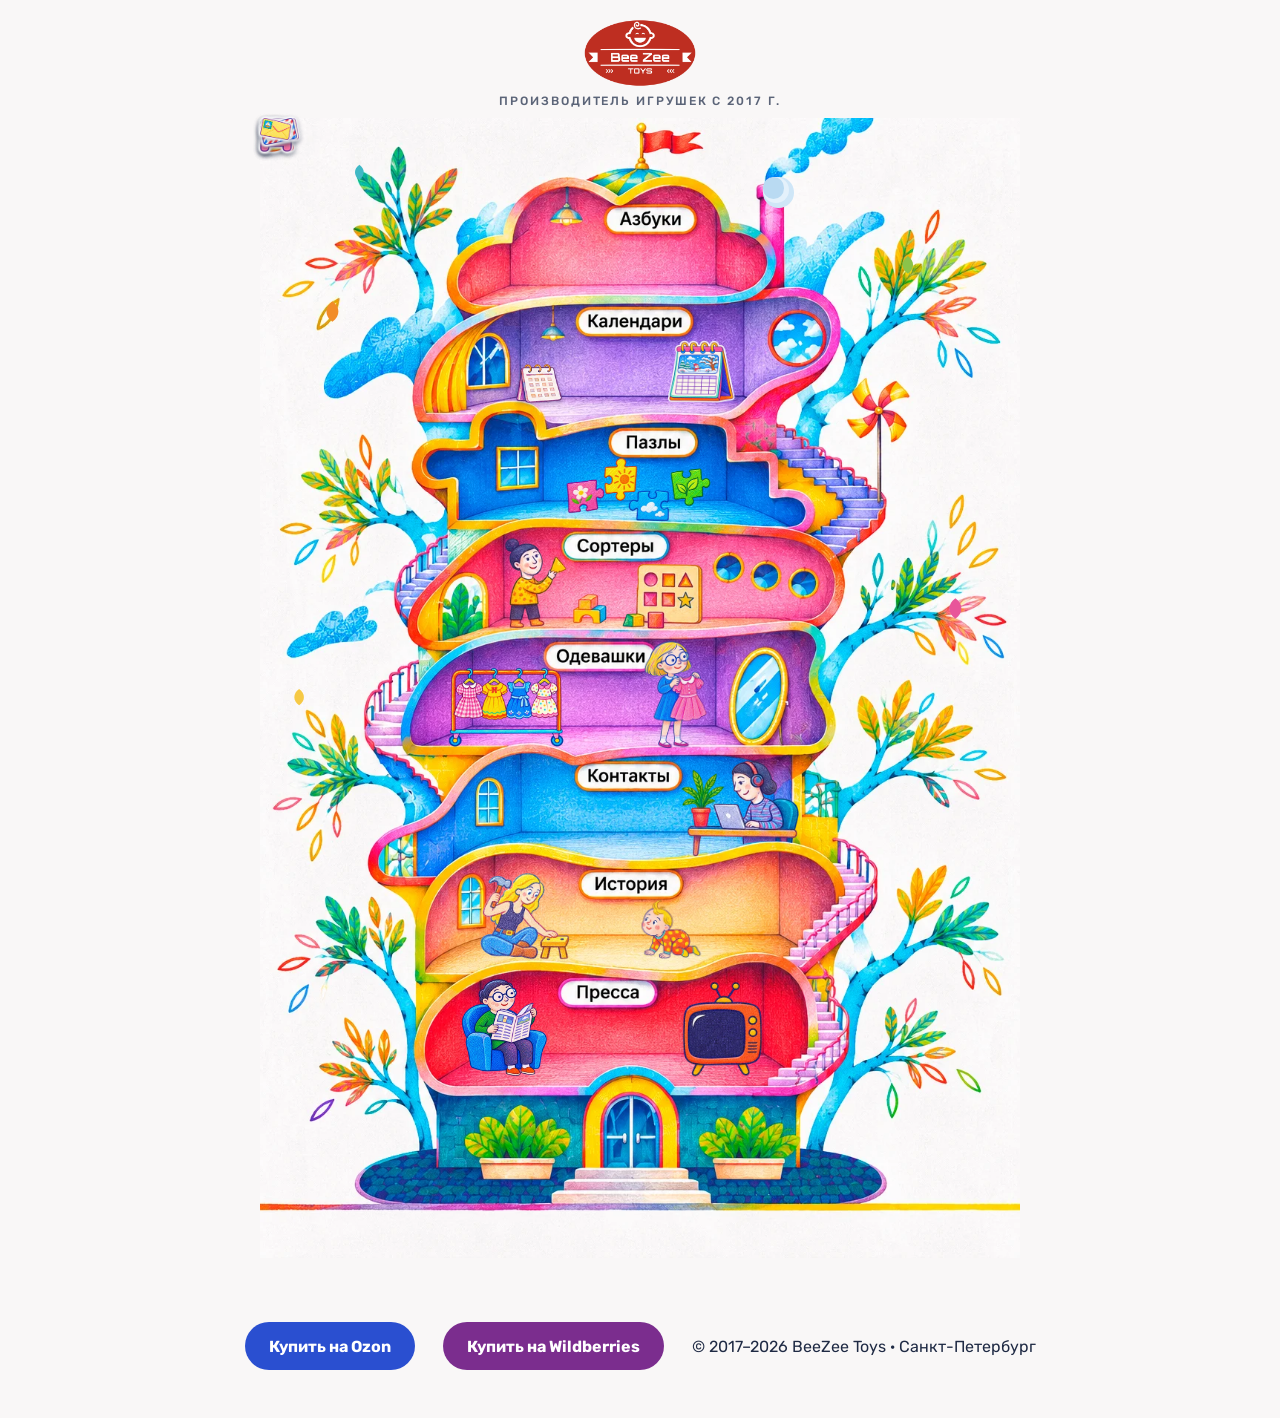
<file: index.html>
<!doctype html>
<html lang="ru">
<head>
<meta charset="utf-8">
<meta name="viewport" content="width=device-width, initial-scale=1">
<title>BeeZee Toys — занимательно-замечательные игрушки</title>
<meta name="description" content="Авторские магнитные азбуки, календари, одевашки и сортеры BeeZee Toys из Петербурга, с 2017 года.">
<link rel="preconnect" href="https://fonts.googleapis.com">
<link href="https://fonts.googleapis.com/css2?family=Rubik:wght@400;500;700;800&family=Caveat:wght@500;700&display=swap" rel="stylesheet">
<style>
:root{--ink:#1F2A44;--paper:#F9F7F7;--blue:#2A4FD0;--red:#C0392B}
*{box-sizing:border-box}
body{margin:0;background:var(--paper);color:var(--ink);font-family:Rubik,system-ui,sans-serif;overflow-x:hidden}
a{color:var(--ink)}a:hover{color:var(--red)}
.hand{font-family:Caveat,cursive}

header{position:relative;max-width:1320px;margin:0 auto;padding:18px 24px 10px;display:flex;flex-direction:column;align-items:center;gap:6px}
header img{display:block;width:112px;height:70px;object-fit:contain}
.since{font-size:12px;font-weight:500;letter-spacing:.16em;text-transform:uppercase;color:#5B6478}
.btn{display:inline-flex;align-items:center;min-height:48px;padding:0 24px;border-radius:999px;font-weight:700;text-decoration:none;border:0;font-family:inherit;font-size:16px;cursor:pointer;transition:transform .25s cubic-bezier(.34,1.56,.64,1)}
.btn:hover{transform:scale(1.06) rotate(-2deg)}
.btn-dark{background:var(--ink);color:var(--paper)}
.btn-dark:hover{color:var(--paper)}
.btn-ozon{background:#2A4FD0;color:#fff}.btn-ozon:hover{color:#fff}
.btn-wb{background:#7B2D8E;color:#fff}.btn-wb:hover{color:#fff}

main{position:relative;max-width:1320px;margin:0 auto;padding:0 16px 40px;display:flex;justify-content:center}

.house{position:relative;width:min(760px,94vw);aspect-ratio:1024/1536;animation:breathe 8s ease-in-out infinite}
.cam{position:absolute;inset:0}
.layer{position:absolute;inset:0;width:100%;height:100%;display:block;pointer-events:none;user-select:none}
.g{position:absolute;inset:0;pointer-events:none}
.hot{position:absolute;padding:0;margin:0;border:0;background:transparent;cursor:pointer;pointer-events:auto;border-radius:48px;transition:box-shadow .35s,background-color .35s;-webkit-tap-highlight-color:transparent}
.hot:focus-visible{outline:none}
.g:hover .hot,.g:focus-within .hot,.g.on .hot{background-color:rgba(255,255,255,.10);box-shadow:inset 0 0 0 4px rgba(255,255,255,.85),0 0 0 3px rgba(31,42,68,.12)}
/* кнопка-глаз на правом краю комнаты: полупрозрачный белый кружок, внутри моргающий глаз */
.go{position:absolute;right:-30px;top:50%;width:60px;height:60px;margin-top:-30px;border-radius:50%;background:rgba(255,255,255,.6);-webkit-backdrop-filter:blur(3px);backdrop-filter:blur(3px);box-shadow:0 0 0 2px rgba(255,255,255,.85),0 6px 16px -6px rgba(31,42,68,.45);display:flex;align-items:center;justify-content:center;opacity:0;transform:scale(.6);transition:opacity .3s,transform .4s cubic-bezier(.34,1.56,.64,1)}
.eye{display:block;width:76%;aspect-ratio:156/105;background:url(img/eye.webp) 0 0/300% 100% no-repeat;animation:blink 3.2s step-end infinite}
@keyframes blink{0%{background-position:0 0}72%{background-position:50% 0}77%{background-position:100% 0}84%{background-position:50% 0}88%{background-position:0 0}100%{background-position:0 0}}
.g:hover .go,.g:focus-within .go,.g.on .go{opacity:1;transform:none}
.hot:hover .go{transform:scale(1.08)}
.sp{position:absolute;width:24px;height:24px;opacity:0}
.g:hover .sp,.g.on .sp{animation:sparkle 1s ease-out infinite}
.g:hover .sp2,.g.on .sp2{animation-delay:.3s}
.g:hover .sp3,.g.on .sp3{animation-delay:.6s}

/* персонажи — покой */
.s-girl{transform-origin:35.2% 44.9%;animation:sway 3.4s ease-in-out infinite}
.k-girl{transform-origin:63.5% 65.1%;animation:typing 2.4s ease-in-out infinite}
.s-board{transform-origin:53.2% 44.9%}
.s-blocks{transform-origin:43.2% 44.7%}
/* персонажи — наведение мышкой (:hover) или тап на телефоне (.on) */
.g:hover .s-girl,.g:focus-within .s-girl,.g.on .s-girl{animation:hop 1.6s ease-in-out infinite}
.g:hover .s-board,.g:focus-within .s-board,.g.on .s-board{animation:wiggle .9s ease-in-out infinite}
.g:hover .s-blocks,.g:focus-within .s-blocks,.g.on .s-blocks{animation:boing .8s ease-in-out .15s infinite}
.g:hover .k-girl,.g:focus-within .k-girl,.g.on .k-girl{animation:nod 1.1s ease-in-out infinite}

/* бабушка с газетой: 4 кадра в одной полосе */
.sprite{position:absolute;background:url(img/pressa-granny.webp) 0 0/400% 100% no-repeat;pointer-events:none}
.p-granny{transform-origin:50% 100%;animation:sit 4s ease-in-out infinite}.g:hover .p-granny,.g:focus-within .p-granny,.g.on .p-granny{animation:read 2.88s step-end infinite,sit 4s ease-in-out infinite}
@keyframes read{0%{background-position:0 0}38%{background-position:33.333% 0}48%{background-position:66.667% 0}80%{background-position:100% 0}90%{background-position:0 0}100%{background-position:0 0}}
@keyframes sit{0%,100%{transform:scale(1,1)}50%{transform:scale(1.008,1.015)}}

/* девочка у зеркала: 4 кадра — держит платье, примеряет, кружится, в новом платье */
.o-girl{background-image:url(img/odevashki-girl.webp);transform-origin:50% 100%;animation:sit 3.6s ease-in-out infinite}.g:hover .o-girl,.g:focus-within .o-girl,.g.on .o-girl{animation:dress 3.2s step-end infinite,sit 3.6s ease-in-out infinite}
@keyframes dress{0%{background-position:0 0}25%{background-position:33.333% 0}42%{background-position:66.667% 0}55%{background-position:100% 0}92%{background-position:0 0}100%{background-position:0 0}}

/* вешалка с платьями: при наведении ездит вправо-влево, платья качаются по инерции
   кадры: 0 — центр, 1 — качнулись вправо, 2 — центр, 3 — качнулись влево */
.o-rack{background-image:url(img/odevashki-rack.webp)}.g:hover .o-rack,.g:focus-within .o-rack,.g.on .o-rack{animation:roll 3.2s ease-in-out infinite,inertia 3.2s step-end infinite}
@keyframes roll{0%,100%{transform:translateX(-12%)}50%{transform:translateX(12%)}}
@keyframes inertia{0%{background-position:100% 0}18%{background-position:0 0}38%{background-position:33.333% 0}68%{background-position:66.667% 0}88%{background-position:100% 0}100%{background-position:100% 0}}

/* Азбуки: буквы летают по этажу. Обёртка .fly двигается по маршруту, картинка внутри кувыркается.
   При наведении на комнату буквы подрастают. */
.fly{position:absolute;pointer-events:none;transition:transform .45s cubic-bezier(.34,1.56,.64,1)}
.fly img{display:block;width:100%;height:100%;animation:tumble 5s ease-in-out infinite;filter:drop-shadow(0 0 1px #fff) drop-shadow(0 0 1px #fff) drop-shadow(0 0 1px #fff) drop-shadow(0 2px 2px rgba(31,42,68,.35))}.g:hover .fly,.g:focus-within .fly,.g.on .fly{transform:scale(1.3)}
.fly-a{width:4.52%;height:2.99%;animation:fly-a 13s ease-in-out infinite}
.fly-b{width:3.47%;height:2.99%;animation:fly-b 15s ease-in-out -4s infinite}
.fly-v{width:3.53%;height:2.99%;animation:fly-v 11s ease-in-out -2s infinite}
.fly-g{width:2.96%;height:2.99%;animation:fly-g 17s ease-in-out -7s infinite}
.fly-b img{animation-duration:6.2s;animation-direction:reverse}
.fly-v img{animation-duration:4.4s;animation-delay:-1.5s}
.fly-g img{animation-duration:7s;animation-direction:reverse;animation-delay:-3s}
@keyframes tumble{0%,100%{transform:rotate(-14deg)}25%{transform:rotate(10deg) translateY(-10%)}50%{transform:rotate(-6deg)}75%{transform:rotate(16deg) translateY(8%)}}
.fly-d{width:4.22%;height:2.99%;animation:fly-d 19s ease-in-out -11s infinite}
.fly-d img{animation-duration:5.8s;animation-delay:-2.5s}
@keyframes fly-d{0.0%{left:45.90%;top:9.11%} 16.7%{left:58.59%;top:11.72%} 33.3%{left:50.78%;top:12.50%} 50.0%{left:37.11%;top:11.07%} 66.7%{left:32.23%;top:12.11%} 83.3%{left:41.02%;top:9.77%} 100.0%{left:45.90%;top:9.11%}}
@keyframes fly-a{0.0%{left:31.05%;top:11.85%} 16.7%{left:34.18%;top:8.79%} 33.3%{left:50.78%;top:10.94%} 50.0%{left:58.59%;top:12.11%} 66.7%{left:45.90%;top:11.85%} 83.3%{left:33.69%;top:10.42%} 100.0%{left:31.05%;top:11.85%}}
@keyframes fly-b{0.0%{left:58.11%;top:10.74%} 16.7%{left:48.83%;top:12.24%} 33.3%{left:36.13%;top:11.59%} 50.0%{left:32.71%;top:8.79%} 66.7%{left:43.46%;top:10.94%} 83.3%{left:54.69%;top:12.11%} 100.0%{left:58.11%;top:10.74%}}
@keyframes fly-v{0.0%{left:41.02%;top:12.24%} 16.7%{left:54.20%;top:10.74%} 33.3%{left:59.77%;top:11.98%} 50.0%{left:48.83%;top:12.24%} 66.7%{left:34.38%;top:9.24%} 83.3%{left:31.25%;top:11.72%} 100.0%{left:41.02%;top:12.24%}}
@keyframes fly-g{0.0%{left:50.78%;top:12.11%} 16.7%{left:35.64%;top:12.24%} 33.3%{left:32.23%;top:9.11%} 50.0%{left:44.43%;top:10.74%} 66.7%{left:59.38%;top:10.94%} 83.3%{left:52.73%;top:12.24%} 100.0%{left:50.78%;top:12.11%}}

/* Календари: настольный календарь. Кадры: 0 зима, 1 весна, 2 лето, 3 осень.
   В покое показывает текущее время года (выставляет скрипт), при наведении листает сезоны. */
.k-cal{background-image:url(img/kalendari-cal.webp);transform-origin:50% 12%}
.g:hover .k-cal,.g:focus-within .k-cal,.g.on .k-cal{animation:seasons 4.8s step-end infinite,pageflip 4.8s ease-out infinite}
@keyframes seasons{0%{background-position:0 0}25%{background-position:33.333% 0}50%{background-position:66.667% 0}75%{background-position:100% 0}100%{background-position:0 0}}
@keyframes pageflip{0%,25%,50%,75%,100%{transform:scaleY(.86) translateY(-2%)}6%,31%,56%,81%{transform:scaleY(1.03)}10%,35%,60%,85%{transform:none}}

/* Пазлы: кадры 0 разбросаны, 1 ближе, 2 почти, 3 собраны.
   В покое лежат разбросанными, при наведении собираются, щёлкают и снова рассыпаются. */
.z-pieces{background-image:url(img/pazly-pieces.webp);transform-origin:50% 60%}
.g:hover .z-pieces,.g:focus-within .z-pieces,.g.on .z-pieces{animation:assemble 3.6s step-end infinite,snap 3.6s ease-out infinite}
@keyframes assemble{0%{background-position:0 0}16%{background-position:33.333% 0}30%{background-position:66.667% 0}42%{background-position:100% 0}88%{background-position:0 0}100%{background-position:0 0}}
@keyframes snap{0%,41%{transform:none}46%{transform:scale(1.08)}52%{transform:scale(.97)}58%,86%{transform:none}90%{transform:scale(1.04) rotate(-2deg)}100%{transform:none}}

/* Контакты: по комнате летают конверты (та же механика, что у букв в «Азбуках») */
.fly-e1{width:5.08%;height:2.39%;animation:fly-e1 14s ease-in-out infinite}
.fly-e2{width:4.88%;height:2.33%;animation:fly-e2 12s ease-in-out -5s infinite}
.fly-e3{width:4.10%;height:1.93%;animation:fly-e3 16s ease-in-out -9s infinite}
.fly-e2 img{animation-duration:5.6s;animation-direction:reverse}
.fly-e3 img{animation-duration:4.6s;animation-delay:-2s;scale:-1 1}
@keyframes fly-e1{0.0%{left:30.27%;top:60.55%} 16.7%{left:37.11%;top:58.92%} 33.3%{left:45.90%;top:60.22%} 50.0%{left:48.83%;top:61.52%} 66.7%{left:41.02%;top:61.85%} 83.3%{left:32.23%;top:59.24%} 100.0%{left:30.27%;top:60.55%}}
@keyframes fly-e2{0.0%{left:46.88%;top:60.87%} 16.7%{left:39.06%;top:61.72%} 33.3%{left:31.25%;top:61.20%} 50.0%{left:32.23%;top:57.62%} 66.7%{left:40.04%;top:59.57%} 83.3%{left:48.34%;top:59.90%} 100.0%{left:46.88%;top:60.87%}}
@keyframes fly-e3{0.0%{left:37.11%;top:61.52%} 16.7%{left:44.92%;top:59.24%} 33.3%{left:49.32%;top:60.87%} 50.0%{left:41.99%;top:61.98%} 66.7%{left:33.20%;top:60.22%} 83.3%{left:29.79%;top:61.85%} 100.0%{left:37.11%;top:61.52%}}

/* История: мама-основательница мастерит игрушку. Кадры: 0 замах, 1 опускает, 2 удар, 3 отскок.
   В покое держит молоток наготове, при наведении стучит; в момент удара — жёлтый «бам». */
.h-mom{background-image:url(img/istoriya-mom.webp);background-position:33.333% 0;transform-origin:40% 100%;animation:sit 4.2s ease-in-out infinite}
.g:hover .h-mom,.g:focus-within .h-mom,.g.on .h-mom{animation:hammer 1.3s step-end infinite}
@keyframes hammer{0%{background-position:0 0}40%{background-position:33.333% 0}55%{background-position:66.667% 0}72%{background-position:100% 0}100%{background-position:0 0}}
.bam{position:absolute;opacity:0;pointer-events:none}
.g:hover .bam,.g:focus-within .bam,.g.on .bam{animation:bam 1.3s linear infinite}
@keyframes bam{0%,54%{opacity:0;transform:scale(.4)}57%{opacity:1;transform:scale(1.15)}68%{opacity:1;transform:scale(1)}74%,100%{opacity:0;transform:scale(.9)}}

/* История: малыш ползёт к маме. Кадры: 0 и 2 — на четвереньках, 1 и 3 — тянет ручку вперёд.
   В покое сидит и «дышит», при наведении перебирает ручками и подползает к маме. */
.h-baby{background-image:url(img/istoriya-baby.webp);transform-origin:50% 100%;animation:sit 3s ease-in-out infinite}
.g:hover .h-baby,.g:focus-within .h-baby,.g.on .h-baby{animation:crawl 1.2s step-end infinite,toMom 3.2s ease-in-out forwards}
@keyframes crawl{0%{background-position:0 0}25%{background-position:33.333% 0}50%{background-position:66.667% 0}75%{background-position:100% 0}100%{background-position:0 0}}
@keyframes toMom{from{transform:translateX(0)}to{transform:translateX(-55%)}}

/* Календари: маленький календарик у окна. В покое стоит на полу, при наведении или тапе подпрыгивает */
.k-mini{position:absolute;transform-origin:50% 100%;left:33.69%;top:21.55%;width:6.05%;height:3.45%;pointer-events:none}
.k-mini img{display:block;width:100%;height:100%;filter:drop-shadow(0 2px 2px rgba(31,42,68,.3))}
.g:hover .k-mini,.g:focus-within .k-mini,.g.on .k-mini{animation:miniHop 1.1s ease-in-out infinite}
@keyframes miniHop{0%,100%{transform:translateY(0) scale(1,1)}12%{transform:translateY(0) scale(1.08,.9)}38%{transform:translateY(-38%) scale(.95,1.06) rotate(-6deg)}60%{transform:translateY(0) scale(1,1) rotate(2deg)}68%{transform:translateY(0) scale(1.06,.93)}80%{transform:translateY(0) scale(1,1)}}
/* большой календарь отражён — «смотрит» от окна */
.k-cal{scale:-1 1}

/* Пресса: телевизор. Кадры: 0 выключен, 1 помехи, 2 новости, 3 логотип BeeZee.
   В покое выключен, при наведении или тапе включается и переключает каналы: помехи → новости → помехи → логотип. */
.p-tv{background-image:url(img/pressa-tv.webp);background-position:0 0;transform-origin:50% 100%}
.g:hover .p-tv,.g:focus-within .p-tv,.g.on .p-tv{animation:channels 4s step-end infinite,tvShake 4s linear infinite}
@keyframes channels{0%{background-position:0 0}6%{background-position:33.333% 0}16%{background-position:66.667% 0}50%{background-position:33.333% 0}58%{background-position:100% 0}100%{background-position:100% 0}}
@keyframes tvShake{0%,5%,17%,49%,59%,100%{transform:none}8%,52%{transform:translateX(-1.5%) rotate(-1deg)}11%,55%{transform:translateX(1.5%) rotate(1deg)}14%{transform:none}}

.puff{position:absolute;left:66.2%;top:5.2%;aspect-ratio:1;border-radius:50%;animation:rise 3.6s ease-out infinite}
.leaf{position:absolute;animation:fall 9s linear infinite}

footer{max-width:1320px;margin:0 auto;padding:24px 24px 48px;display:flex;flex-wrap:wrap;justify-content:center;align-items:center;gap:14px 28px}

/* окно раздела */
.panel-wrap{position:fixed;inset:0;z-index:50;background:rgba(31,42,68,.55);display:none;align-items:flex-start;justify-content:center;padding:40px 16px;overflow-y:auto}
.panel-wrap.open{display:flex;animation:fade .3s ease}
.panel{width:100%;max-width:980px;background:var(--paper);border-radius:40px;overflow:hidden;box-shadow:0 30px 80px -20px rgba(0,0,0,.5);animation:panelIn .55s cubic-bezier(.34,1.56,.64,1)}
.panel-head{color:#fff;padding:28px clamp(24px,4vw,48px) 32px;display:flex;flex-direction:column;gap:14px}
.panel-head .btn{align-self:flex-start;background:var(--paper);color:var(--ink);min-height:44px;padding:0 20px}
.panel-head .note{font-size:30px;line-height:1}
.panel-head h2{margin:0;font-size:clamp(40px,6vw,72px);font-weight:800;line-height:.95}
.panel-head p{margin:0;font-size:19px;line-height:1.5;max-width:640px}
.panel-body{padding:clamp(24px,4vw,48px);display:flex;flex-direction:column;gap:28px}
.photos{display:grid;grid-template-columns:repeat(auto-fit,minmax(170px,1fr));gap:16px}
.photos img{display:block;width:100%;aspect-ratio:3/4;object-fit:cover;border-radius:22px;border:6px solid #fff}
.ph{border-radius:24px;min-height:240px;display:flex;align-items:center;justify-content:center;padding:24px;text-align:center;background-color:#F3EBDD;background-image:radial-gradient(circle,#E8DCC6 0 8px,transparent 9px);background-size:40px 40px}
.ph span{background:var(--paper);border-radius:14px;padding:10px 16px;font-size:15px;font-weight:500}
.items{display:grid;grid-template-columns:repeat(auto-fit,minmax(220px,1fr));gap:16px}
.item{background:#fff;border-radius:24px;padding:22px;display:flex;flex-direction:column;gap:8px}
.item .tag{font-size:14px;font-weight:700}
.item strong{font-size:20px;line-height:1.25}
.item span.t{font-size:16px;line-height:1.5}
.buy{display:flex;flex-wrap:wrap;gap:12px}

/* телефоны: дом крупнее экрана, листья по краям уходят за границу */
@media (max-width:640px){
  header{padding:14px 16px 6px}
  header img{width:96px;height:60px}
  main{padding:0 0 28px;overflow:hidden}
  .house{width:131vw;flex:none;left:3.45vw}
  .go{right:6px;width:46px;height:46px;margin-top:-23px}
  /* конверты мелкие — белый контур толще и плотнее, как у наклейки (буквы — без обводки) */
  .g[data-room="kon"] .fly img{filter:drop-shadow(2px 0 0 #fff) drop-shadow(-2px 0 0 #fff) drop-shadow(0 2px 0 #fff) drop-shadow(0 -2px 0 #fff) drop-shadow(0 2px 2px rgba(31,42,68,.35))} /* сдвиг: розовые лестницы слева и справа на равном расстоянии от краёв экрана */
}

@keyframes sway{0%,100%{transform:rotate(-2.5deg)}50%{transform:rotate(2.5deg)}}
@keyframes typing{0%,100%{transform:translateY(0)}50%{transform:translateY(-.25%)}}
@keyframes hop{0%{transform:translateY(0) scale(1,1)}10%{transform:translateY(0) scale(1.03,.96)}32%{transform:translateY(-1.8%) scale(.98,1.03) rotate(-3deg)}52%{transform:translateY(0) rotate(1deg)}60%{transform:translateY(0) scale(1.03,.96)}68%,100%{transform:translateY(0) scale(1,1)}}
@keyframes wiggle{0%,100%{transform:rotate(0)}25%{transform:rotate(-4deg)}75%{transform:rotate(4deg)}}
@keyframes boing{0%,100%{transform:translateY(0)}40%{transform:translateY(-1.3%) rotate(-6deg)}70%{transform:translateY(0) rotate(3deg)}}
@keyframes nod{0%,100%{transform:rotate(0)}30%{transform:rotate(-2deg) translateY(-.2%)}60%{transform:rotate(1deg)}}
@keyframes sparkle{0%{opacity:0;transform:scale(.2) rotate(0)}40%{opacity:1;transform:scale(1.2) rotate(40deg)}100%{opacity:0;transform:scale(.6) translateY(-26px) rotate(90deg)}}
@keyframes breathe{0%,100%{transform:translateY(0)}50%{transform:translateY(-8px)}}
@keyframes fall{0%{transform:translate(0,-20px) rotate(0);opacity:0}10%{opacity:1}100%{transform:translate(60px,520px) rotate(320deg);opacity:0}}
@keyframes rise{0%{transform:translate(0,0) scale(.4);opacity:0}20%{opacity:.85}100%{transform:translate(18px,-90px) scale(1.6);opacity:0}}
@keyframes nudge{0%,100%{transform:rotate(-5deg) translateX(0)}50%{transform:rotate(-3deg) translateX(10px)}}
@keyframes fade{from{opacity:0}to{opacity:1}}
@keyframes panelIn{from{opacity:0;transform:translateY(60px) scale(.92)}to{opacity:1;transform:none}}
</style>
</head>
<body>

<header>
<a href="./" aria-label="BeeZee Toys — на главную"><img src="img/logo.webp" alt="BeeZee Toys"></a>
<span class="since">Производитель игрушек с 2017 г.</span>
</header>

<main>

<div class="house">
<div class="cam" id="cam">
<img class="layer" src="img/house.webp" alt="Дом BeeZee: этажи Азбуки, Календари, Пазлы, Сортеры, Одевашки, Контакты, История, Пресса">

<span class="puff" style="width:4%;background:#CFE6F7"></span>
<span class="puff" style="width:3.4%;background:#E4F1FB;animation-delay:-1.2s"></span>
<span class="puff" style="width:2.8%;background:#B9DAF2;animation-delay:-2.4s"></span>

<svg class="leaf" viewBox="0 0 20 20" style="left:8%;top:16%;width:3%" aria-hidden="true"><path d="M10 1C17 6 17 14 10 19 3 14 3 6 10 1Z" fill="#F28C28"/></svg>
<svg class="leaf" viewBox="0 0 20 20" style="left:84%;top:12%;width:2.6%;animation-delay:-3s" aria-hidden="true"><path d="M10 1C17 6 17 14 10 19 3 14 3 6 10 1Z" fill="#8BC34A"/></svg>
<svg class="leaf" viewBox="0 0 20 20" style="left:90%;top:42%;width:3%;animation-delay:-6s" aria-hidden="true"><path d="M10 1C17 6 17 14 10 19 3 14 3 6 10 1Z" fill="#E8559A"/></svg>
<svg class="leaf" viewBox="0 0 20 20" style="left:4%;top:50%;width:2.4%;animation-delay:-4.5s" aria-hidden="true"><path d="M10 1C17 6 17 14 10 19 3 14 3 6 10 1Z" fill="#F6C945"/></svg>
<svg class="leaf" viewBox="0 0 20 20" style="left:12%;top:4%;width:2.2%;animation-delay:-7.5s" aria-hidden="true"><path d="M10 1C17 6 17 14 10 19 3 14 3 6 10 1Z" fill="#3FB8C5"/></svg>

<!-- Комнаты. data-box = x1,y1,x2,y2 в пикселях картинки 1024×1536 -->
<div class="g" data-room="azb" data-box="255,85,715,240">
<span class="fly fly-a"><img src="img/azbuki-a.webp" alt=""></span>
<span class="fly fly-b"><img src="img/azbuki-b.webp" alt=""></span>
<span class="fly fly-v"><img src="img/azbuki-v.webp" alt=""></span>
<span class="fly fly-g"><img src="img/azbuki-g.webp" alt=""></span>
<span class="fly fly-d"><img src="img/azbuki-d.webp" alt=""></span>
</div>
<div class="g" data-room="kal" data-box="210,242,770,398">
<span class="k-mini"><img src="img/kalendari-mini.webp" alt=""></span>
<span class="sprite k-cal" id="cal" style="left:53.52%;top:19.47%;width:8.98%;height:5.53%"></span>
</div>
<div class="g" data-room="paz" data-box="215,400,755,555">
<span class="sprite z-pieces" style="left:40.23%;top:29.7%;width:19.14%;height:5.73%"></span>
</div>
<div class="g" data-room="sor" data-box="200,558,785,705">
<img class="layer s-board" src="img/sortery-board.webp" alt="">
<img class="layer s-blocks" src="img/sortery-blocks.webp" alt="">
<img class="layer s-girl" src="img/sortery-girl.webp" alt="">
</div>
<div class="g" data-room="ode" data-box="195,696,770,858">
<span class="sprite o-rack" style="left:24.5%;top:48.1%;width:15.6%;height:7.23%"></span>
<span class="sprite o-girl" style="left:50.4%;top:45.8%;width:8.6%;height:9.58%"></span>
</div>
<div class="g" data-room="kon" data-box="155,858,725,1000">
<img class="layer k-girl" src="img/kontakty-girl.webp" alt="">
<span class="fly fly-e1"><img src="img/kontakty-env-yellow.webp" alt=""></span>
<span class="fly fly-e2"><img src="img/kontakty-env-air.webp" alt=""></span>
<span class="fly fly-e3"><img src="img/kontakty-env-yellow.webp" alt=""></span>
</div>
<div class="g" data-room="ist" data-box="215,1003,815,1150">
<span class="sprite h-baby" style="left:48.83%;top:68.55%;width:10.16%;height:5.27%"></span>
<span class="sprite h-mom" style="left:28.81%;top:64.71%;width:11.82%;height:9.11%"></span>
<svg class="bam" viewBox="0 0 24 24" aria-hidden="true" style="left:36.13%;top:68.6%;width:2.4%;height:1.6%"><path d="M4 14L1 6M12 10V1M20 14l3-8" stroke="#F6C945" stroke-width="3.2" stroke-linecap="round" fill="none"/></svg>
</div>
<div class="g" data-room="pre" data-box="215,1153,790,1300">
<span class="sprite p-tv" style="left:55.47%;top:75.59%;width:10.74%;height:8.53%"></span>
<span class="sprite p-granny" style="left:26.32%;top:75.35%;width:11.82%;height:8.88%"></span>
</div>
</div>
</div>
</main>

<footer id="buy">
<a class="btn btn-ozon" href="#ozon">Купить на Ozon</a>
<a class="btn btn-wb" href="#wb">Купить на Wildberries</a>
<span>© 2017–2026 BeeZee Toys · Санкт-Петербург</span>
</footer>

<div class="panel-wrap" id="panel" role="dialog" aria-modal="true"></div>

<script>
const W = 1024, H = 1536;
const TOUCH = matchMedia('(hover: none)').matches;

// календарь в покое показывает текущее время года
(() => {
  const m = new Date().getMonth();                 // 0 — январь
  const season = [0,0,1,1,1,2,2,2,3,3,3,0][m];     // 0 зима, 1 весна, 2 лето, 3 осень
  document.getElementById('cal').style.backgroundPosition = (season * 100 / 3) + '% 0';
})();
const ROOMS = {
  azb: { url: '/azbuki/', name: 'Азбуки', color: '#D8467F', note: 'хит BeeZee', lead: 'Глянцевые магнитные буквы в горошек, облака и звёзды. Прочные, экологичные, сплошной магнит.', buy: true,
    photos: [['azbuka-tuba','Магнитная азбука в тубе, 54 буквы'],['azbuka-dom','Буквы Д, О, М и фигурки'],['azbuka-papa','Буквы ПАПА на холодильнике'],['azbuka-ch','Розовая буква Ч в цветочек'],['azbuka-girl','Девочка с тубой магнитной азбуки']] },
  kal: { url: '/kalendari/', name: 'Календари', color: '#7C5BC9', note: 'утро начинается с игры', lead: 'Магнитно-маркерные календари: дни недели, погода и числа.', ph: 'Фото серии загрузим из папки img/kalendari', buy: true },
  paz: { url: '/pazly/', name: 'Пазлы', color: '#2A4FD0', note: 'собери, если сможешь', lead: 'Головоломки, которые увлекают надолго и развивают пространственное мышление.', ph: 'Фото серии загрузим из папки img/pazly', buy: true },
  sor: { name: 'Сортеры', color: '#D9577F', note: 'цвета, формы и счёт', lead: 'Сортеры и балансиры в духе Монтессори для самых маленьких.', ph: 'Фото серии загрузим из папки img/sortery', buy: true },
  ode: { name: 'Одевашки', color: '#8550C2', note: 'гардероб на все случаи', lead: 'Магнитные одевашки: целые семьи героев и наряды на каждый день.', ph: 'Фото серии загрузим из папки img/odevashki', buy: true },
  kon: { name: 'Контакты', color: '#3A6FD0', note: 'пишите, мы отвечаем', lead: 'Вопросы, опт и серии под заказ — пишите в почту или в соцсети.',
    items: [['Почта','toys@beezeetoys.ru','Ответим на вопросы, опт и заказы.'],['ВКонтакте','vk.ru/public194457043','Новинки и розыгрыши.'],['Instagram','@beezee_toys','Фото и видео игрушек в деле.']] },
  ist: { name: 'История', color: '#A2476F', note: 'как всё начиналось', lead: 'Город на Неве, где солнца мало, а детей очень любят.',
    items: [['2017','Идея','Питерская мама двоих детей решила: качественных и необычных игрушек много не бывает.'],['2017','«Читазл»','Первые деревянные азбуки пахли копотью — мы не сдались. Домино-пазл в жестяной баночке стал первым хитом.'],['2018','Оргстекло','Год экспериментов: сотни глянцевых магнитных азбук, цифр и мемо.'],['2019','Своя марка','Торговый знак, сертификаты, фабрики-партнёры и выход на маркетплейсы.']] },
  pre: { name: 'Пресса', color: '#D83A2E', note: 'мы даже на обложке!', lead: 'Что о BeeZee Toys пишет деловая пресса.',
    items: [['Бизнес-Диалог · июнь 2023','BeeZee Toys на обложке','Обложку и разворот перенесём с текущего сайта.'],['Russian Business Guide · март 2023','Статья Ru-Eng','Сканы страниц перенесём с текущего сайта.'],['Деловой Петербург · ноябрь 2019','«В Европу со своим деревом»','Как петербургский бренд игрушек собрался на зарубежный рынок.']] }
};

const panel = document.getElementById('panel');
const star = (c, pos, cls) => `<svg class="sp ${cls}" viewBox="0 0 24 24" aria-hidden="true" style="${pos}"><path d="M12 2l2.4 7.6L22 12l-7.6 2.4L12 22l-2.4-7.6L2 12l7.6-2.4z" fill="${c}"/></svg>`;

// Ставим кнопки-«двери» поверх каждой комнаты
document.querySelectorAll('.g').forEach((g) => {
  const id = g.dataset.room, r = ROOMS[id];
  const [x1, y1, x2, y2] = g.dataset.box.split(',').map(Number);
  const l = x1 / W * 100, t = y1 / H * 100, w = (x2 - x1) / W * 100, h = (y2 - y1) / H * 100;
  const b = document.createElement('button');
  b.type = 'button';
  b.className = 'hot';
  b.setAttribute('aria-label', 'Открыть раздел ' + r.name);
  b.style.cssText = `left:${l}%;top:${t}%;width:${w}%;height:${h}%`;
  b.innerHTML = star('#F6C945', 'left:4%;top:8%', '') + star('#3FB8C5', 'right:6%;top:12%', 'sp2') + star('#E8559A', 'left:46%;bottom:8%', 'sp3') + '<span class="go"><span class="eye"></span></span>';
  b.addEventListener('click', () => {
    // на телефоне первый тап оживляет комнату, второй — открывает раздел
    if (TOUCH && !g.classList.contains('on')) {
      document.querySelectorAll('.g.on').forEach((x) => x.classList.remove('on'));
      g.classList.add('on');
      return;
    }
    enter(id);
  });
  g.appendChild(b);
});

// раздел с отдельной страницей — переходим на неё, остальные пока открываются окном
function enter(id) { const r = ROOMS[id]; if (r.url) location.href = r.url; else openPanel(r); }

function openPanel(r) {
  let body = '';
  if (r.photos) body += '<div class="photos">' + r.photos.map(([f, alt]) => `<img src="img/${f}.webp" alt="${alt}">`).join('') + '</div>';
  if (r.ph) body += `<div class="ph"><span>${r.ph}</span></div>`;
  if (r.items) body += '<div class="items">' + r.items.map(([tag, title, text]) => `<div class="item"><span class="tag" style="color:${r.color}">${tag}</span><strong>${title}</strong><span class="t">${text}</span></div>`).join('') + '</div>';
  if (r.buy) body += '<div class="buy"><a class="btn btn-ozon" href="#ozon">Купить на Ozon</a><a class="btn btn-wb" href="#wb">Купить на Wildberries</a></div>';
  panel.innerHTML = `<div class="panel"><div class="panel-head" style="background:${r.color}"><button type="button" class="btn" id="close">← Вернуться в дом</button><span class="note hand">${r.note}</span><h2>${r.name}</h2><p>${r.lead}</p></div><div class="panel-body">${body}</div></div>`;
  panel.setAttribute('aria-label', r.name);
  panel.classList.add('open');
  document.getElementById('close').focus();
}

// тап мимо комнат «усыпляет» оживлённую комнату
document.addEventListener('click', (e) => {
  if (!e.target.closest('.hot')) document.querySelectorAll('.g.on').forEach((x) => x.classList.remove('on'));
});

function closePanel() { panel.classList.remove('open'); panel.innerHTML = ''; document.querySelectorAll('.g.on').forEach((x) => x.classList.remove('on')); }
panel.addEventListener('click', (e) => { if (e.target === panel || e.target.id === 'close') closePanel(); });
document.addEventListener('keydown', (e) => { if (e.key === 'Escape' && panel.classList.contains('open')) closePanel(); });
</script>
</body>
</html>
</file>
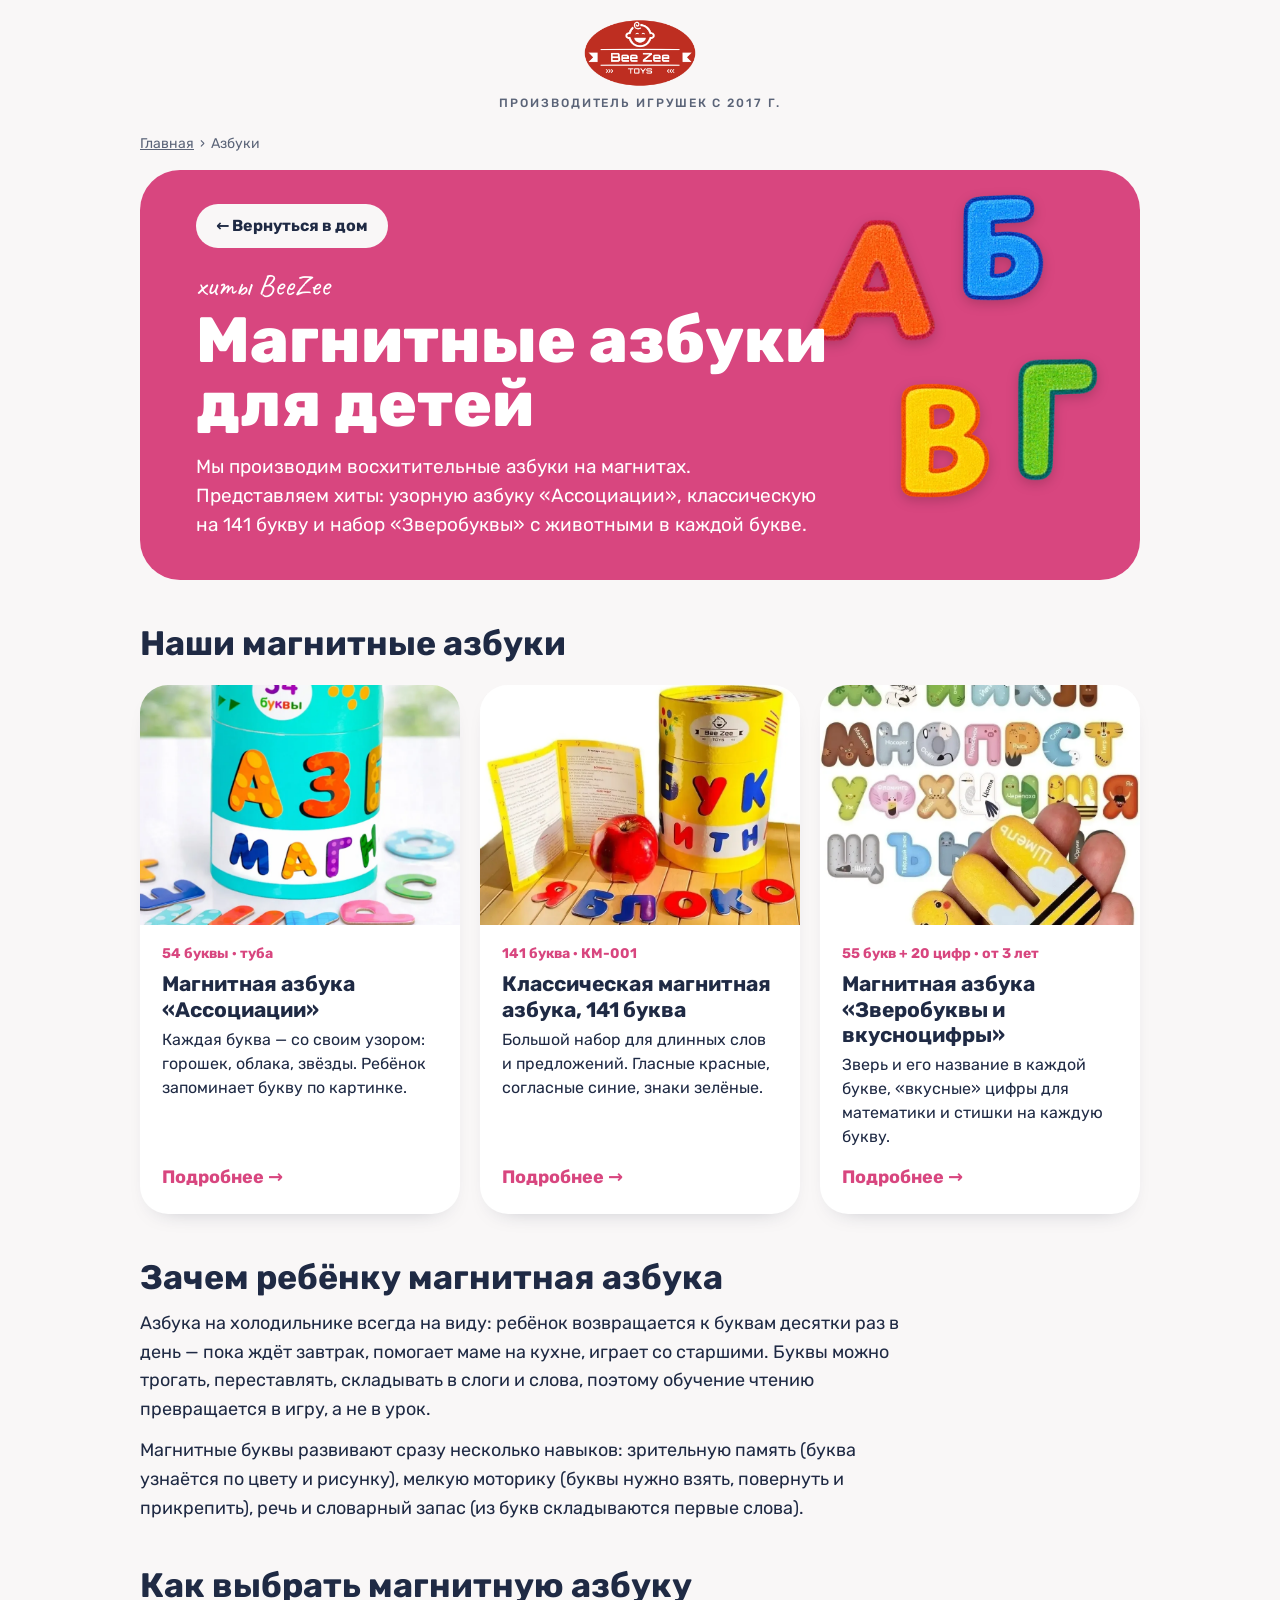
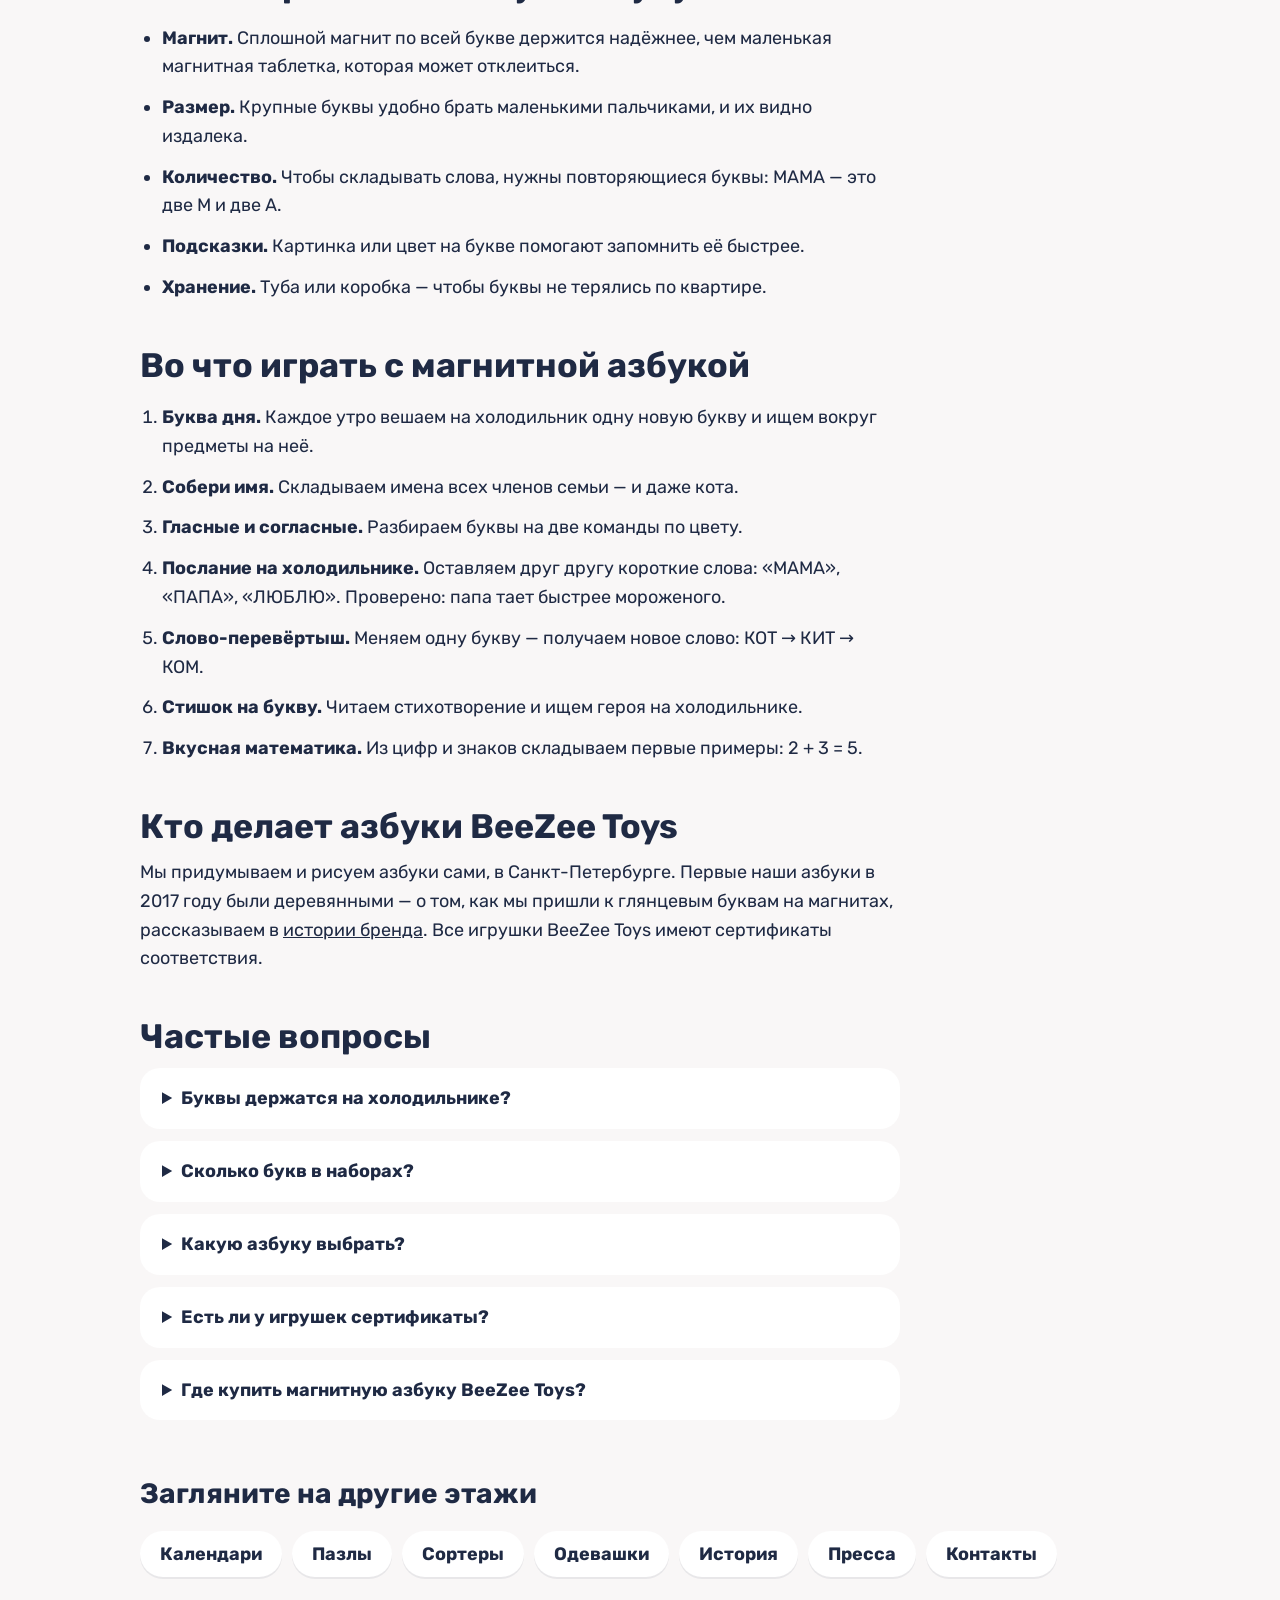
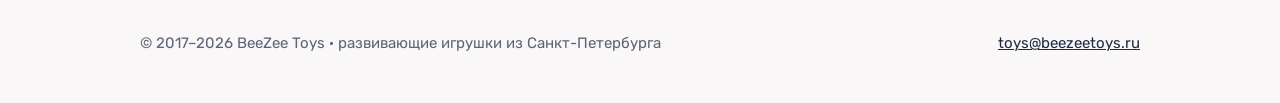
<file: azbuki/index.html>
<!doctype html>
<html lang="ru">
<head>
<meta charset="utf-8">
<meta name="viewport" content="width=device-width, initial-scale=1">
<title>Магнитные азбуки для детей — буквы на магнитах | BeeZee Toys</title>
<meta name="description" content="Магнитные азбуки BeeZee Toys: «Ассоциации» на 54 буквы, классическая на 141 букву и «Зверобуквы и вкусноцифры» с животными и цифрами. Как выбрать азбуку и во что с ней играть.">
<link rel="canonical" href="https://beezeetoys.ru/azbuki/">
<meta property="og:type" content="website">
<meta property="og:site_name" content="BeeZee Toys">
<meta property="og:title" content="Магнитные азбуки для детей — BeeZee Toys">
<meta property="og:description" content="Три магнитные азбуки: «Ассоциации», классическая на 141 букву и «Зверобуквы и вкусноцифры».">
<meta property="og:url" content="https://beezeetoys.ru/azbuki/">
<meta property="og:image" content="https://beezeetoys.ru/img/azbuka-tuba.webp">
<meta property="og:locale" content="ru_RU">
<link rel="icon" href="/img/logo.webp">
<link rel="preconnect" href="https://fonts.googleapis.com">
<link href="https://fonts.googleapis.com/css2?family=Rubik:wght@400;500;700;800&family=Caveat:wght@500;700&display=swap" rel="stylesheet">
<link rel="stylesheet" href="/css/page.css?v=a47c7e7a">

<script type="application/ld+json">
{
  "@context": "https://schema.org",
  "@graph": [
    {
      "@type": "CollectionPage",
      "name": "Магнитные азбуки для детей",
      "url": "https://beezeetoys.ru/azbuki/",
      "inLanguage": "ru",
      "publisher": {
        "@id": "https://beezeetoys.ru/#org"
      },
      "mainEntity": {
        "@type": "ItemList",
        "itemListElement": [
          {
            "@type": "ListItem",
            "position": 1,
            "url": "https://beezeetoys.ru/azbuki/associacii/",
            "name": "Магнитная азбука «Ассоциации»"
          },
          {
            "@type": "ListItem",
            "position": 2,
            "url": "https://beezeetoys.ru/azbuki/klassika/",
            "name": "Классическая магнитная азбука, 141 буква"
          },
          {
            "@type": "ListItem",
            "position": 3,
            "url": "https://beezeetoys.ru/azbuki/zverobukvy/",
            "name": "Магнитная азбука «Зверобуквы и вкусноцифры»"
          }
        ]
      }
    },
    {
      "@type": "Organization",
      "@id": "https://beezeetoys.ru/#org",
      "name": "BeeZee Toys",
      "alternateName": [
        "Bee Zee Toys",
        "БиЗи Тойс"
      ],
      "url": "https://beezeetoys.ru/",
      "logo": "https://beezeetoys.ru/img/logo.webp",
      "email": "toys@beezeetoys.ru"
    },
    {
      "@type": "BreadcrumbList",
      "itemListElement": [
        {
          "@type": "ListItem",
          "position": 1,
          "name": "Главная",
          "item": "https://beezeetoys.ru/"
        },
        {
          "@type": "ListItem",
          "position": 2,
          "name": "Азбуки",
          "item": "https://beezeetoys.ru/azbuki/"
        }
      ]
    },
    {
      "@type": "FAQPage",
      "mainEntity": [
        {
          "@type": "Question",
          "name": "Буквы держатся на холодильнике?",
          "acceptedAnswer": {
            "@type": "Answer",
            "text": "Да. Магнит у наших букв сплошной — по всей обратной стороне, поэтому буквы держатся на холодильнике, магнитной доске и любой стальной поверхности."
          }
        },
        {
          "@type": "Question",
          "name": "Сколько букв в наборах?",
          "acceptedAnswer": {
            "@type": "Answer",
            "text": "«Ассоциации» — 54 буквы, классическая азбука — 141 буква, «Зверобуквы и вкусноцифры» — 55 букв, 20 цифр и знаки для математики."
          }
        },
        {
          "@type": "Question",
          "name": "Какую азбуку выбрать?",
          "acceptedAnswer": {
            "@type": "Answer",
            "text": "Для знакомства с буквами — «Зверобуквы» или «Ассоциации»: буквы запоминаются по картинке. Для чтения и составления длинных слов — классическая на 141 букву."
          }
        },
        {
          "@type": "Question",
          "name": "Есть ли у игрушек сертификаты?",
          "acceptedAnswer": {
            "@type": "Answer",
            "text": "Да, все игрушки BeeZee Toys имеют сертификаты соответствия."
          }
        },
        {
          "@type": "Question",
          "name": "Где купить магнитную азбуку BeeZee Toys?",
          "acceptedAnswer": {
            "@type": "Answer",
            "text": "Ссылки на наши магазины на маркетплейсах — внизу главной страницы beezeetoys.ru. По оптовым закупкам пишите на toys@beezeetoys.ru."
          }
        }
      ]
    }
  ]
}
</script>

<!-- Yandex.Metrika counter -->
<script type="text/javascript">
    (function(m,e,t,r,i,k,a){
        m[i]=m[i]||function(){(m[i].a=m[i].a||[]).push(arguments)};
        m[i].l=1*new Date();
        for (var j = 0; j < document.scripts.length; j++) {if (document.scripts[j].src === r) { return; }}
        k=e.createElement(t),a=e.getElementsByTagName(t)[0],k.async=1,k.src=r,a.parentNode.insertBefore(k,a)
    })(window, document,'script','https://mc.yandex.ru/metrika/tag.js', 'ym');
    ym(53527606, 'init', {trackHash:true, clickmap:true, referrer: document.referrer, url: location.href, accurateTrackBounce:true, trackLinks:true});
</script>
<noscript><div><img src="https://mc.yandex.ru/watch/53527606" style="position:absolute; left:-9999px;" alt=""></div></noscript>
<!-- /Yandex.Metrika counter -->
</head>
<body style="--room:#D8467F">

<header class="top">
<a href="/" aria-label="BeeZee Toys — на главную"><img src="/img/logo.webp" alt="BeeZee Toys — развивающие игрушки"></a>
<span class="since">Производитель игрушек с 2017 г.</span>
</header>

<main class="wrap">

<nav class="crumbs" aria-label="Хлебные крошки">
<ol><li><a href="/">Главная</a></li><li aria-current="page">Азбуки</li></ol>
</nav>

<section class="hero">
<div class="deco" aria-hidden="true">
<img src="/img/azbuki-a.webp" alt="" style="right:58%;top:12%;height:30%">
<img src="/img/azbuki-b.webp" alt="" style="right:22%;top:6%;height:26%;animation-delay:-1.2s">
<img src="/img/azbuki-v.webp" alt="" style="right:40%;top:52%;height:28%;animation-delay:-2.4s">
<img src="/img/azbuki-g.webp" alt="" style="right:4%;top:46%;height:30%;animation-delay:-3.6s">
</div>
<a class="home" href="/">← Вернуться в дом</a>
<span class="note hand">хиты BeeZee</span>
<h1>Магнитные азбуки для детей</h1>
<p class="lead">Мы производим восхитительные азбуки на магнитах. Представляем хиты: узорную азбуку «Ассоциации», классическую на 141 букву и набор «Зверобуквы» с животными в каждой букве.</p>
</section>

<article class="text wide">
<h2>Наши магнитные азбуки</h2>
<div class="picks">
<a class="pick" href="/azbuki/associacii/">
<img src="/img/azbuka-tuba.webp" alt="Магнитная азбука BeeZee Toys «Ассоциации» в тубе — 54 буквы русского алфавита" width="900" height="1200" loading="lazy">
<span class="pick-body"><span class="tag">54 буквы · туба</span><strong>Магнитная азбука «Ассоциации»</strong><p>Каждая буква — со своим узором: горошек, облака, звёзды. Ребёнок запоминает букву по картинке.</p><span class="more">Подробнее →</span></span>
</a>
<a class="pick" href="/azbuki/klassika/">
<img src="/img/klassika-yabloko.webp" alt="Классическая магнитная азбука BeeZee Toys на 141 букву: туба, брошюра и слово ЯБЛОКО" width="900" height="1200" loading="lazy">
<span class="pick-body"><span class="tag">141 буква · КМ-001</span><strong>Классическая магнитная азбука, 141 буква</strong><p>Большой набор для длинных слов и предложений. Гласные красные, согласные синие, знаки зелёные.</p><span class="more">Подробнее →</span></span>
</a>
<a class="pick" href="/azbuki/zverobukvy/">
<img src="/img/zverobukvy-bukvy.webp" alt="Магнитные буквы с животными «Зверобуквы» BeeZee Toys — весь алфавит" width="900" height="1200" loading="lazy">
<span class="pick-body"><span class="tag">55 букв + 20 цифр · от 3 лет</span><strong>Магнитная азбука «Зверобуквы и вкусноцифры»</strong><p>Зверь и его название в каждой букве, «вкусные» цифры для математики и стишки на каждую букву.</p><span class="more">Подробнее →</span></span>
</a>
</div>
</article>

<article class="text">

<h2>Зачем ребёнку магнитная азбука</h2>
<p>Азбука на холодильнике всегда на виду: ребёнок возвращается к буквам десятки раз в день — пока ждёт завтрак, помогает маме на кухне, играет со старшими. Буквы можно трогать, переставлять, складывать в слоги и слова, поэтому обучение чтению превращается в игру, а не в урок.</p>
<p>Магнитные буквы развивают сразу несколько навыков: зрительную память (буква узнаётся по цвету и рисунку), мелкую моторику (буквы нужно взять, повернуть и прикрепить), речь и словарный запас (из букв складываются первые слова).</p>

<h2>Как выбрать магнитную азбуку</h2>
<ul>
<li><strong>Магнит.</strong> Сплошной магнит по всей букве держится надёжнее, чем маленькая магнитная таблетка, которая может отклеиться.</li>
<li><strong>Размер.</strong> Крупные буквы удобно брать маленькими пальчиками, и их видно издалека.</li>
<li><strong>Количество.</strong> Чтобы складывать слова, нужны повторяющиеся буквы: МАМА — это две М и две А.</li>
<li><strong>Подсказки.</strong> Картинка или цвет на букве помогают запомнить её быстрее.</li>
<li><strong>Хранение.</strong> Туба или коробка — чтобы буквы не терялись по квартире.</li>
</ul>

<h2>Во что играть с магнитной азбукой</h2>
<ol>
<li><strong>Буква дня.</strong> Каждое утро вешаем на холодильник одну новую букву и ищем вокруг предметы на неё.</li>
<li><strong>Собери имя.</strong> Складываем имена всех членов семьи — и даже кота.</li>
<li><strong>Гласные и согласные.</strong> Разбираем буквы на две команды по цвету.</li>
<li><strong>Послание на холодильнике.</strong> Оставляем друг другу короткие слова: «МАМА», «ПАПА», «ЛЮБЛЮ». Проверено: папа тает быстрее мороженого.</li>
<li><strong>Слово-перевёртыш.</strong> Меняем одну букву — получаем новое слово: КОТ → КИТ → КОМ.</li>
<li><strong>Стишок на букву.</strong> Читаем стихотворение и ищем героя на холодильнике.</li>
<li><strong>Вкусная математика.</strong> Из цифр и знаков складываем первые примеры: 2 + 3 = 5.</li>
</ol>

<h2>Кто делает азбуки BeeZee Toys</h2>
<p>Мы придумываем и рисуем азбуки сами, в Санкт-Петербурге. Первые наши азбуки в 2017 году были деревянными — о том, как мы пришли к глянцевым буквам на магнитах, рассказываем в <a href="/istoriya/">истории бренда</a>. Все игрушки BeeZee Toys имеют сертификаты соответствия.</p>

<h2>Частые вопросы</h2>
<div class="faq">
<details><summary>Буквы держатся на холодильнике?</summary><p>Да. Магнит у наших букв сплошной — по всей обратной стороне, поэтому буквы держатся на холодильнике, магнитной доске и любой стальной поверхности.</p></details>
<details><summary>Сколько букв в наборах?</summary><p>«Ассоциации» — 54 буквы, классическая азбука — 141 буква, «Зверобуквы и вкусноцифры» — 55 букв, 20 цифр и знаки для математики.</p></details>
<details><summary>Какую азбуку выбрать?</summary><p>Для знакомства с буквами — <a href="/azbuki/zverobukvy/">«Зверобуквы»</a> или <a href="/azbuki/associacii/">«Ассоциации»</a>: буквы запоминаются по картинке. Для чтения и составления длинных слов — <a href="/azbuki/klassika/">классическая на 141 букву</a>.</p></details>
<details><summary>Есть ли у игрушек сертификаты?</summary><p>Да, все игрушки BeeZee Toys имеют сертификаты соответствия.</p></details>
<details><summary>Где купить магнитную азбуку BeeZee Toys?</summary><p>Ссылки на наши магазины на маркетплейсах — <a href="/#buy">внизу главной страницы</a>. По оптовым закупкам пишите на <a href="mailto:toys@beezeetoys.ru">toys@beezeetoys.ru</a>.</p></details>
</div>

</article>

<nav class="rooms" aria-label="Другие этажи дома">
<h2>Загляните на другие этажи</h2>
<ul>
<li><a href="/kalendari/">Календари</a></li>
<li><a href="/pazly/">Пазлы</a></li>
<li><a href="/sortery/">Сортеры</a></li>
<li><a href="/odevashki/">Одевашки</a></li>
<li><a href="/istoriya/">История</a></li>
<li><a href="/pressa/">Пресса</a></li>
<li><a href="/kontakty/">Контакты</a></li>
</ul>
</nav>

</main>

<footer>
<span>© 2017–2026 BeeZee Toys · развивающие игрушки из Санкт-Петербурга</span>
<a href="mailto:toys@beezeetoys.ru">toys@beezeetoys.ru</a>
</footer>

</body>
</html>
</file>
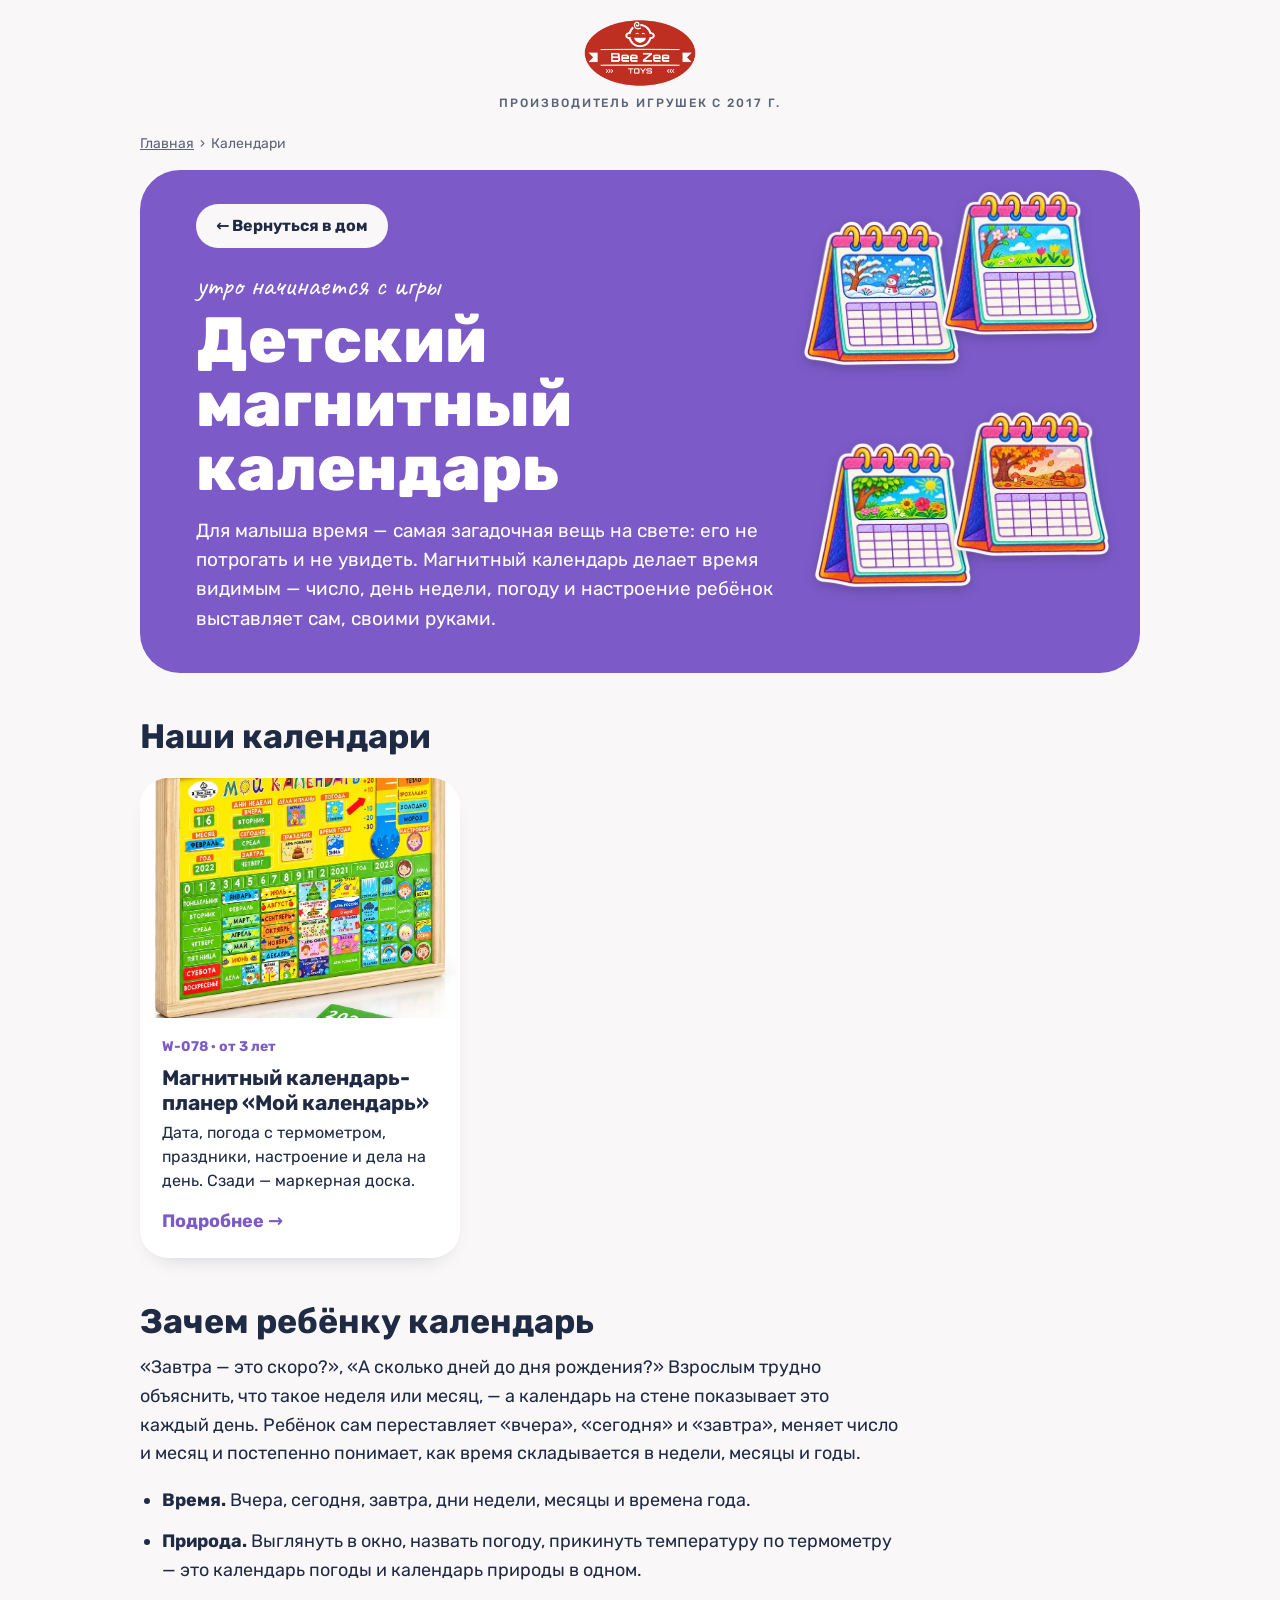
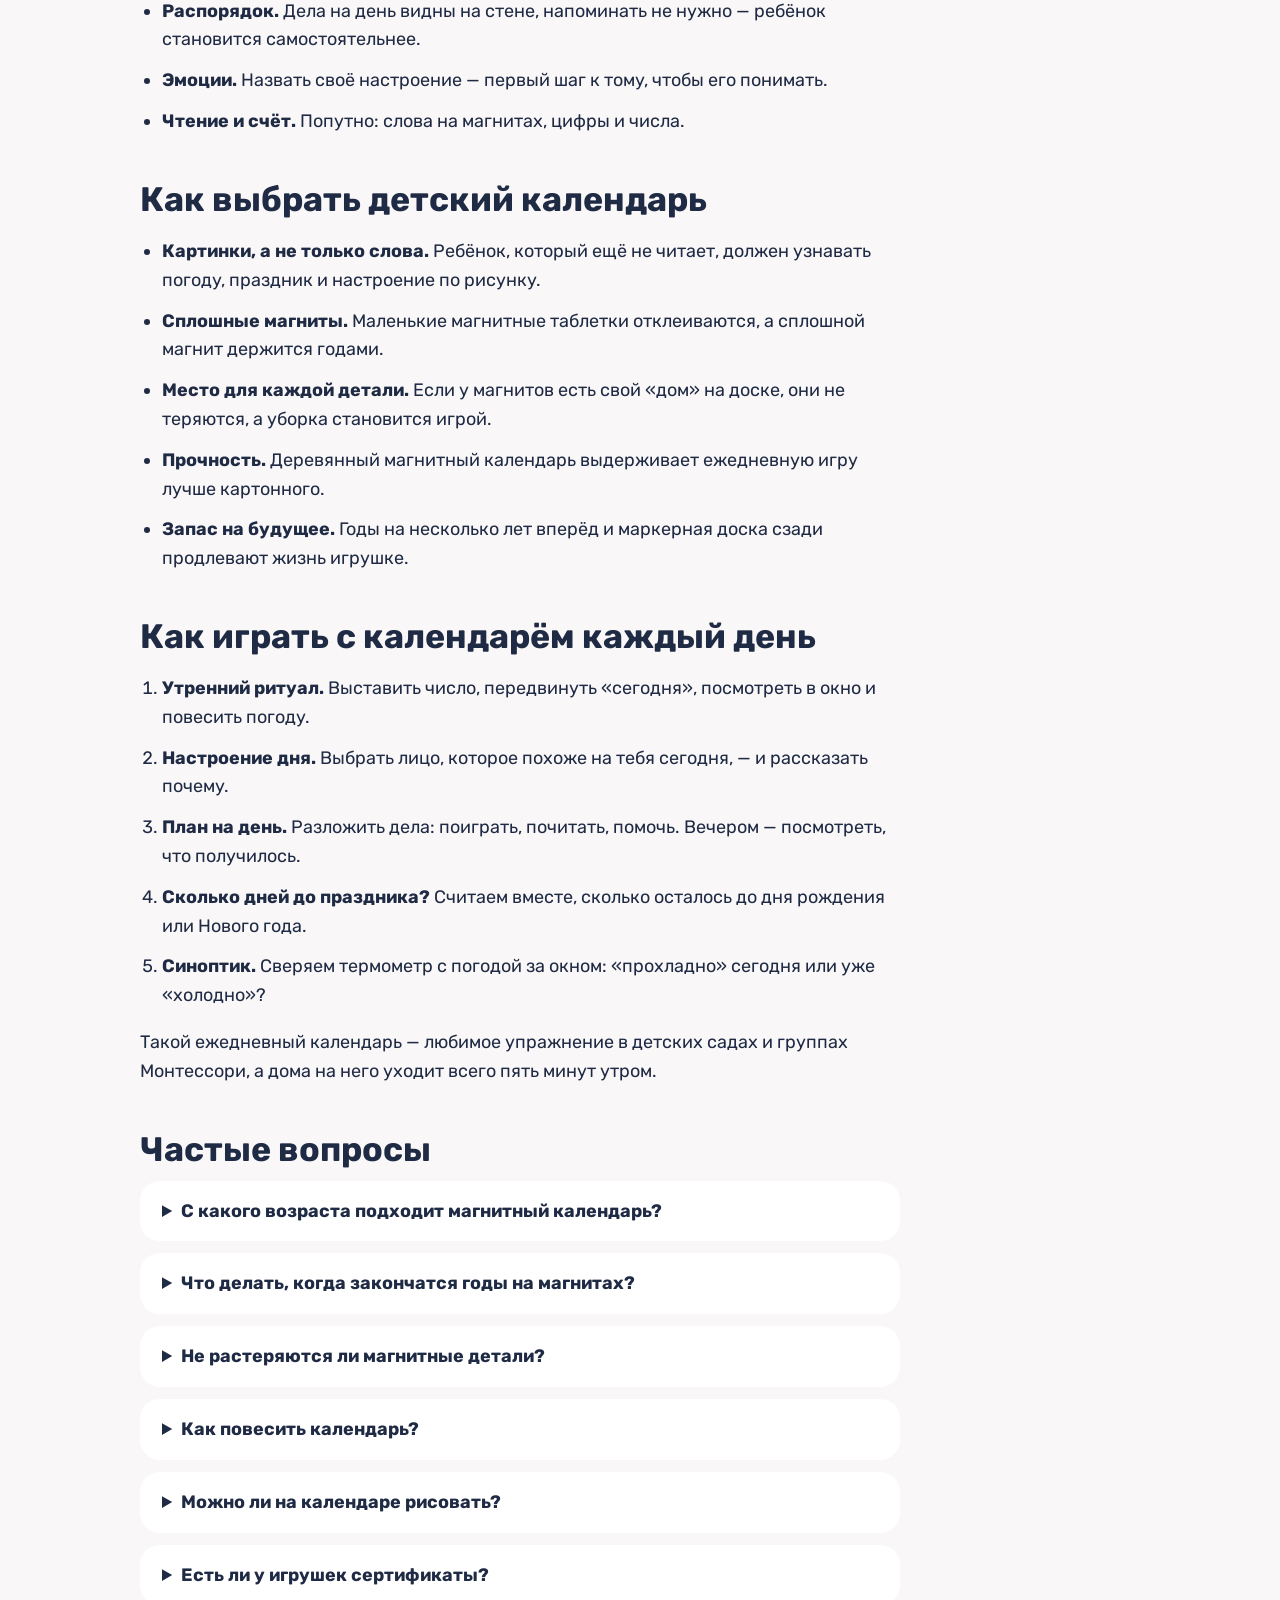
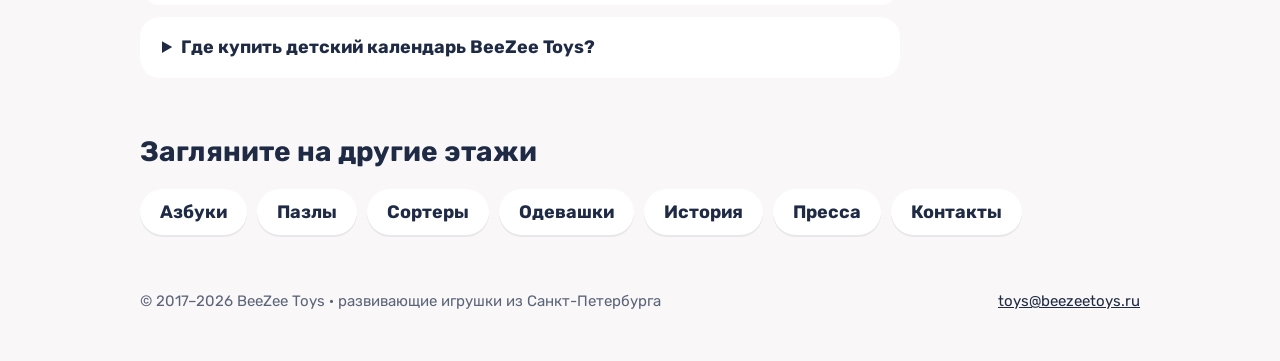
<file: kalendari/index.html>
<!doctype html>
<html lang="ru">
<head>
<meta charset="utf-8">
<meta name="viewport" content="width=device-width, initial-scale=1">
<title>Магнитный календарь для детей — дни недели, погода, времена года | BeeZee Toys</title>
<meta name="description" content="Детский магнитный календарь BeeZee Toys: дни недели, месяцы, погода, времена года, праздники и настроение. Деревянный планер с маркерной доской учит ребёнка понимать время и планировать день.">
<link rel="canonical" href="https://beezeetoys.ru/kalendari/">
<meta property="og:type" content="website">
<meta property="og:site_name" content="BeeZee Toys">
<meta property="og:title" content="Детский магнитный календарь — BeeZee Toys">
<meta property="og:description" content="Деревянный магнитный календарь-планер: дата, погода, праздники, настроение и дела на день.">
<meta property="og:url" content="https://beezeetoys.ru/kalendari/">
<meta property="og:image" content="https://beezeetoys.ru/img/moj-kalendar.webp">
<meta property="og:locale" content="ru_RU">
<link rel="icon" href="/img/logo.webp">
<link rel="preconnect" href="https://fonts.googleapis.com">
<link href="https://fonts.googleapis.com/css2?family=Rubik:wght@400;500;700;800&family=Caveat:wght@500;700&display=swap" rel="stylesheet">
<link rel="stylesheet" href="/css/page.css?v=a47c7e7a">

<script type="application/ld+json">
{
  "@context": "https://schema.org",
  "@graph": [
    {
      "@type": "CollectionPage",
      "name": "Детский магнитный календарь",
      "url": "https://beezeetoys.ru/kalendari/",
      "inLanguage": "ru",
      "publisher": {
        "@id": "https://beezeetoys.ru/#org"
      },
      "mainEntity": {
        "@type": "ItemList",
        "itemListElement": [
          {
            "@type": "ListItem",
            "position": 1,
            "url": "https://beezeetoys.ru/kalendari/moj-kalendar/",
            "name": "Магнитный календарь-планер «Мой календарь»"
          }
        ]
      }
    },
    {
      "@type": "Organization",
      "@id": "https://beezeetoys.ru/#org",
      "name": "BeeZee Toys",
      "alternateName": [
        "Bee Zee Toys",
        "БиЗи Тойс"
      ],
      "url": "https://beezeetoys.ru/",
      "logo": "https://beezeetoys.ru/img/logo.webp",
      "email": "toys@beezeetoys.ru"
    },
    {
      "@type": "BreadcrumbList",
      "itemListElement": [
        {
          "@type": "ListItem",
          "position": 1,
          "name": "Главная",
          "item": "https://beezeetoys.ru/"
        },
        {
          "@type": "ListItem",
          "position": 2,
          "name": "Календари",
          "item": "https://beezeetoys.ru/kalendari/"
        }
      ]
    },
    {
      "@type": "FAQPage",
      "mainEntity": [
        {
          "@type": "Question",
          "name": "С какого возраста подходит магнитный календарь?",
          "acceptedAnswer": {
            "@type": "Answer",
            "text": "С 3 лет. Малыши начинают с погоды, настроения и времён года — там всё понятно по картинкам. Числа, дни недели и месяцы добавляются постепенно, а к школе ребёнок уже свободно ориентируется в календаре."
          }
        },
        {
          "@type": "Question",
          "name": "Что делать, когда закончатся годы на магнитах?",
          "acceptedAnswer": {
            "@type": "Answer",
            "text": "В комплекте «Моего календаря» есть наклейки с годами 2024–2027 — их наклеивают на магнит года."
          }
        },
        {
          "@type": "Question",
          "name": "Не растеряются ли магнитные детали?",
          "acceptedAnswer": {
            "@type": "Answer",
            "text": "У каждой детали есть своё подписанное место на доске, в нижнем поле. Всё, что сейчас не нужно, хранится там же — ничего не валяется по квартире."
          }
        },
        {
          "@type": "Question",
          "name": "Как повесить календарь?",
          "acceptedAnswer": {
            "@type": "Answer",
            "text": "За шнурок на крючок или гвоздик — на уровне глаз ребёнка, чтобы он доставал до всех магнитов сам."
          }
        },
        {
          "@type": "Question",
          "name": "Можно ли на календаре рисовать?",
          "acceptedAnswer": {
            "@type": "Answer",
            "text": "Да, обратная сторона — маркерная доска. Маркер и губка в комплекте."
          }
        },
        {
          "@type": "Question",
          "name": "Есть ли у игрушек сертификаты?",
          "acceptedAnswer": {
            "@type": "Answer",
            "text": "Да, все игрушки BeeZee Toys имеют сертификаты соответствия."
          }
        },
        {
          "@type": "Question",
          "name": "Где купить детский календарь BeeZee Toys?",
          "acceptedAnswer": {
            "@type": "Answer",
            "text": "Ссылки на наши магазины на маркетплейсах — внизу главной страницы beezeetoys.ru. По оптовым закупкам пишите на toys@beezeetoys.ru."
          }
        }
      ]
    }
  ]
}
</script>

<!-- Yandex.Metrika counter -->
<script type="text/javascript">
    (function(m,e,t,r,i,k,a){
        m[i]=m[i]||function(){(m[i].a=m[i].a||[]).push(arguments)};
        m[i].l=1*new Date();
        for (var j = 0; j < document.scripts.length; j++) {if (document.scripts[j].src === r) { return; }}
        k=e.createElement(t),a=e.getElementsByTagName(t)[0],k.async=1,k.src=r,a.parentNode.insertBefore(k,a)
    })(window, document,'script','https://mc.yandex.ru/metrika/tag.js', 'ym');
    ym(53527606, 'init', {trackHash:true, clickmap:true, referrer: document.referrer, url: location.href, accurateTrackBounce:true, trackLinks:true});
</script>
<noscript><div><img src="https://mc.yandex.ru/watch/53527606" style="position:absolute; left:-9999px;" alt=""></div></noscript>
<!-- /Yandex.Metrika counter -->
</head>
<body style="--room:#7C5BC9">

<header class="top">
<a href="/" aria-label="BeeZee Toys — на главную"><img src="/img/logo.webp" alt="BeeZee Toys — развивающие игрушки"></a>
<span class="since">Производитель игрушек с 2017 г.</span>
</header>

<main class="wrap">

<nav class="crumbs" aria-label="Хлебные крошки">
<ol><li><a href="/">Главная</a></li><li aria-current="page">Календари</li></ol>
</nav>

<section class="hero">
<div class="deco" aria-hidden="true">
<img src="/img/kalendari-zima.webp" alt="" style="right:50%;top:10%;height:29%">
<img src="/img/kalendari-vesna.webp" alt="" style="right:4%;top:4%;height:29%;animation-delay:-1.2s">
<img src="/img/kalendari-leto.webp" alt="" style="right:46%;top:54%;height:29%;animation-delay:-2.4s">
<img src="/img/kalendari-osen.webp" alt="" style="right:0%;top:48%;height:29%;animation-delay:-3.6s">
</div>
<a class="home" href="/">← Вернуться в дом</a>
<span class="note hand">утро начинается с игры</span>
<h1>Детский магнитный календарь</h1>
<p class="lead">Для малыша время — самая загадочная вещь на свете: его не потрогать и не увидеть. Магнитный календарь делает время видимым — число, день недели, погоду и настроение ребёнок выставляет сам, своими руками.</p>
</section>

<article class="text wide">
<h2>Наши календари</h2>
<div class="picks">
<a class="pick" href="/kalendari/moj-kalendar/">
<img src="/img/moj-kalendar.webp" alt="Детский магнитный календарь BeeZee Toys «Мой календарь» на деревянной доске и наклейки с годами 2024–2027" width="900" height="1200" loading="lazy">
<span class="pick-body"><span class="tag">W-078 · от 3 лет</span><strong>Магнитный календарь-планер «Мой календарь»</strong><p>Дата, погода с термометром, праздники, настроение и дела на день. Сзади — маркерная доска.</p><span class="more">Подробнее →</span></span>
</a>
</div>
</article>

<article class="text">

<h2>Зачем ребёнку календарь</h2>
<p>«Завтра — это скоро?», «А сколько дней до дня рождения?» Взрослым трудно объяснить, что такое неделя или месяц, — а календарь на стене показывает это каждый день. Ребёнок сам переставляет «вчера», «сегодня» и «завтра», меняет число и месяц и постепенно понимает, как время складывается в недели, месяцы и годы.</p>
<ul>
<li><strong>Время.</strong> Вчера, сегодня, завтра, дни недели, месяцы и времена года.</li>
<li><strong>Природа.</strong> Выглянуть в окно, назвать погоду, прикинуть температуру по термометру — это календарь погоды и календарь природы в одном.</li>
<li><strong>Распорядок.</strong> Дела на день видны на стене, напоминать не нужно — ребёнок становится самостоятельнее.</li>
<li><strong>Эмоции.</strong> Назвать своё настроение — первый шаг к тому, чтобы его понимать.</li>
<li><strong>Чтение и счёт.</strong> Попутно: слова на магнитах, цифры и числа.</li>
</ul>

<h2>Как выбрать детский календарь</h2>
<ul>
<li><strong>Картинки, а не только слова.</strong> Ребёнок, который ещё не читает, должен узнавать погоду, праздник и настроение по рисунку.</li>
<li><strong>Сплошные магниты.</strong> Маленькие магнитные таблетки отклеиваются, а сплошной магнит держится годами.</li>
<li><strong>Место для каждой детали.</strong> Если у магнитов есть свой «дом» на доске, они не теряются, а уборка становится игрой.</li>
<li><strong>Прочность.</strong> Деревянный магнитный календарь выдерживает ежедневную игру лучше картонного.</li>
<li><strong>Запас на будущее.</strong> Годы на несколько лет вперёд и маркерная доска сзади продлевают жизнь игрушке.</li>
</ul>

<h2>Как играть с календарём каждый день</h2>
<ol>
<li><strong>Утренний ритуал.</strong> Выставить число, передвинуть «сегодня», посмотреть в окно и повесить погоду.</li>
<li><strong>Настроение дня.</strong> Выбрать лицо, которое похоже на тебя сегодня, — и рассказать почему.</li>
<li><strong>План на день.</strong> Разложить дела: поиграть, почитать, помочь. Вечером — посмотреть, что получилось.</li>
<li><strong>Сколько дней до праздника?</strong> Считаем вместе, сколько осталось до дня рождения или Нового года.</li>
<li><strong>Синоптик.</strong> Сверяем термометр с погодой за окном: «прохладно» сегодня или уже «холодно»?</li>
</ol>
<p>Такой ежедневный календарь — любимое упражнение в детских садах и группах Монтессори, а дома на него уходит всего пять минут утром.</p>

<h2>Частые вопросы</h2>
<div class="faq">
<details><summary>С какого возраста подходит магнитный календарь?</summary><p>С 3 лет. Малыши начинают с погоды, настроения и времён года — там всё понятно по картинкам. Числа, дни недели и месяцы добавляются постепенно, а к школе ребёнок уже свободно ориентируется в календаре.</p></details>
<details><summary>Что делать, когда закончатся годы на магнитах?</summary><p>В комплекте «Моего календаря» есть наклейки с годами 2024–2027 — их наклеивают на магнит года.</p></details>
<details><summary>Не растеряются ли магнитные детали?</summary><p>У каждой детали есть своё подписанное место на доске, в нижнем поле. Всё, что сейчас не нужно, хранится там же — ничего не валяется по квартире.</p></details>
<details><summary>Как повесить календарь?</summary><p>За шнурок на крючок или гвоздик — на уровне глаз ребёнка, чтобы он доставал до всех магнитов сам.</p></details>
<details><summary>Можно ли на календаре рисовать?</summary><p>Да, обратная сторона — маркерная доска. Маркер и губка в комплекте.</p></details>
<details><summary>Есть ли у игрушек сертификаты?</summary><p>Да, все игрушки BeeZee Toys имеют сертификаты соответствия.</p></details>
<details><summary>Где купить детский календарь BeeZee Toys?</summary><p>Ссылки на наши магазины на маркетплейсах — <a href="/#buy">внизу главной страницы</a>. По оптовым закупкам пишите на <a href="mailto:toys@beezeetoys.ru">toys@beezeetoys.ru</a>.</p></details>
</div>

</article>

<nav class="rooms" aria-label="Другие этажи дома">
<h2>Загляните на другие этажи</h2>
<ul>
<li><a href="/azbuki/">Азбуки</a></li>
<li><a href="/pazly/">Пазлы</a></li>
<li><a href="/sortery/">Сортеры</a></li>
<li><a href="/odevashki/">Одевашки</a></li>
<li><a href="/istoriya/">История</a></li>
<li><a href="/pressa/">Пресса</a></li>
<li><a href="/kontakty/">Контакты</a></li>
</ul>
</nav>

</main>

<footer>
<span>© 2017–2026 BeeZee Toys · развивающие игрушки из Санкт-Петербурга</span>
<a href="mailto:toys@beezeetoys.ru">toys@beezeetoys.ru</a>
</footer>

</body>
</html>
</file>
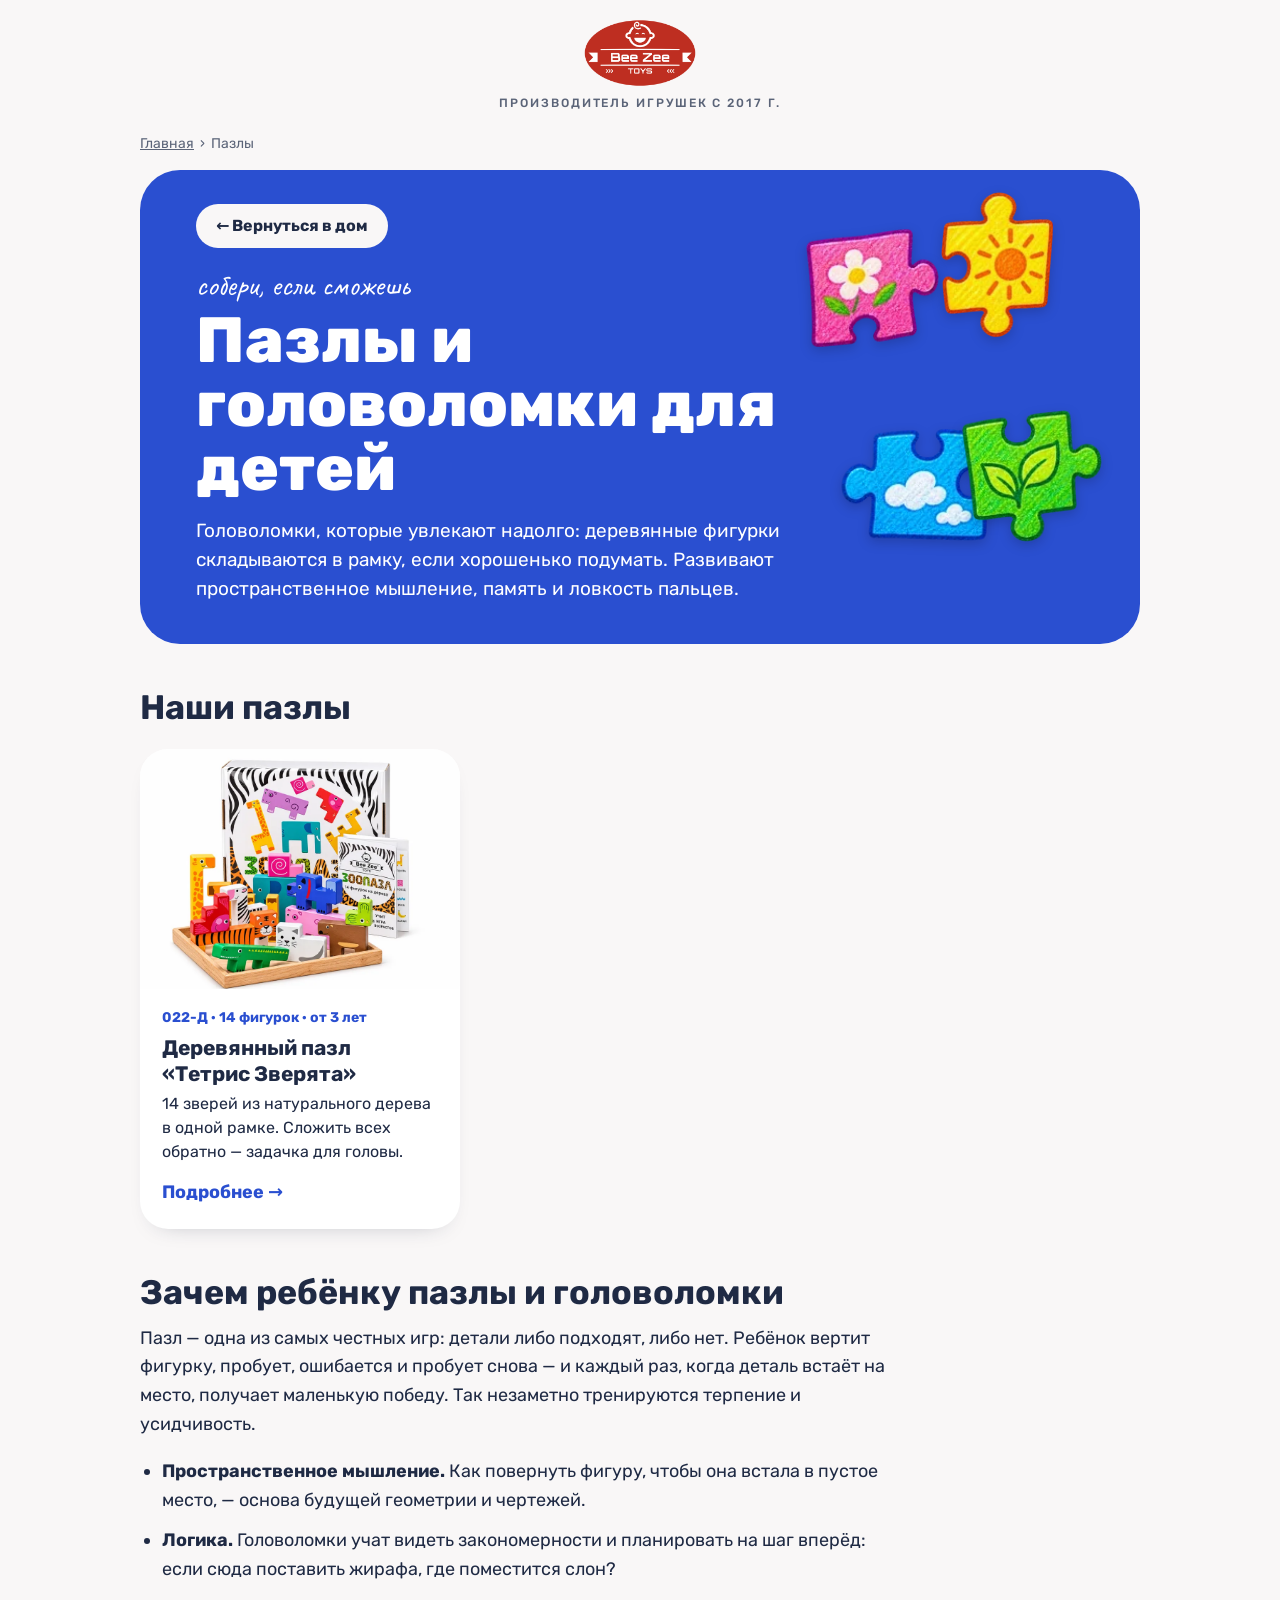
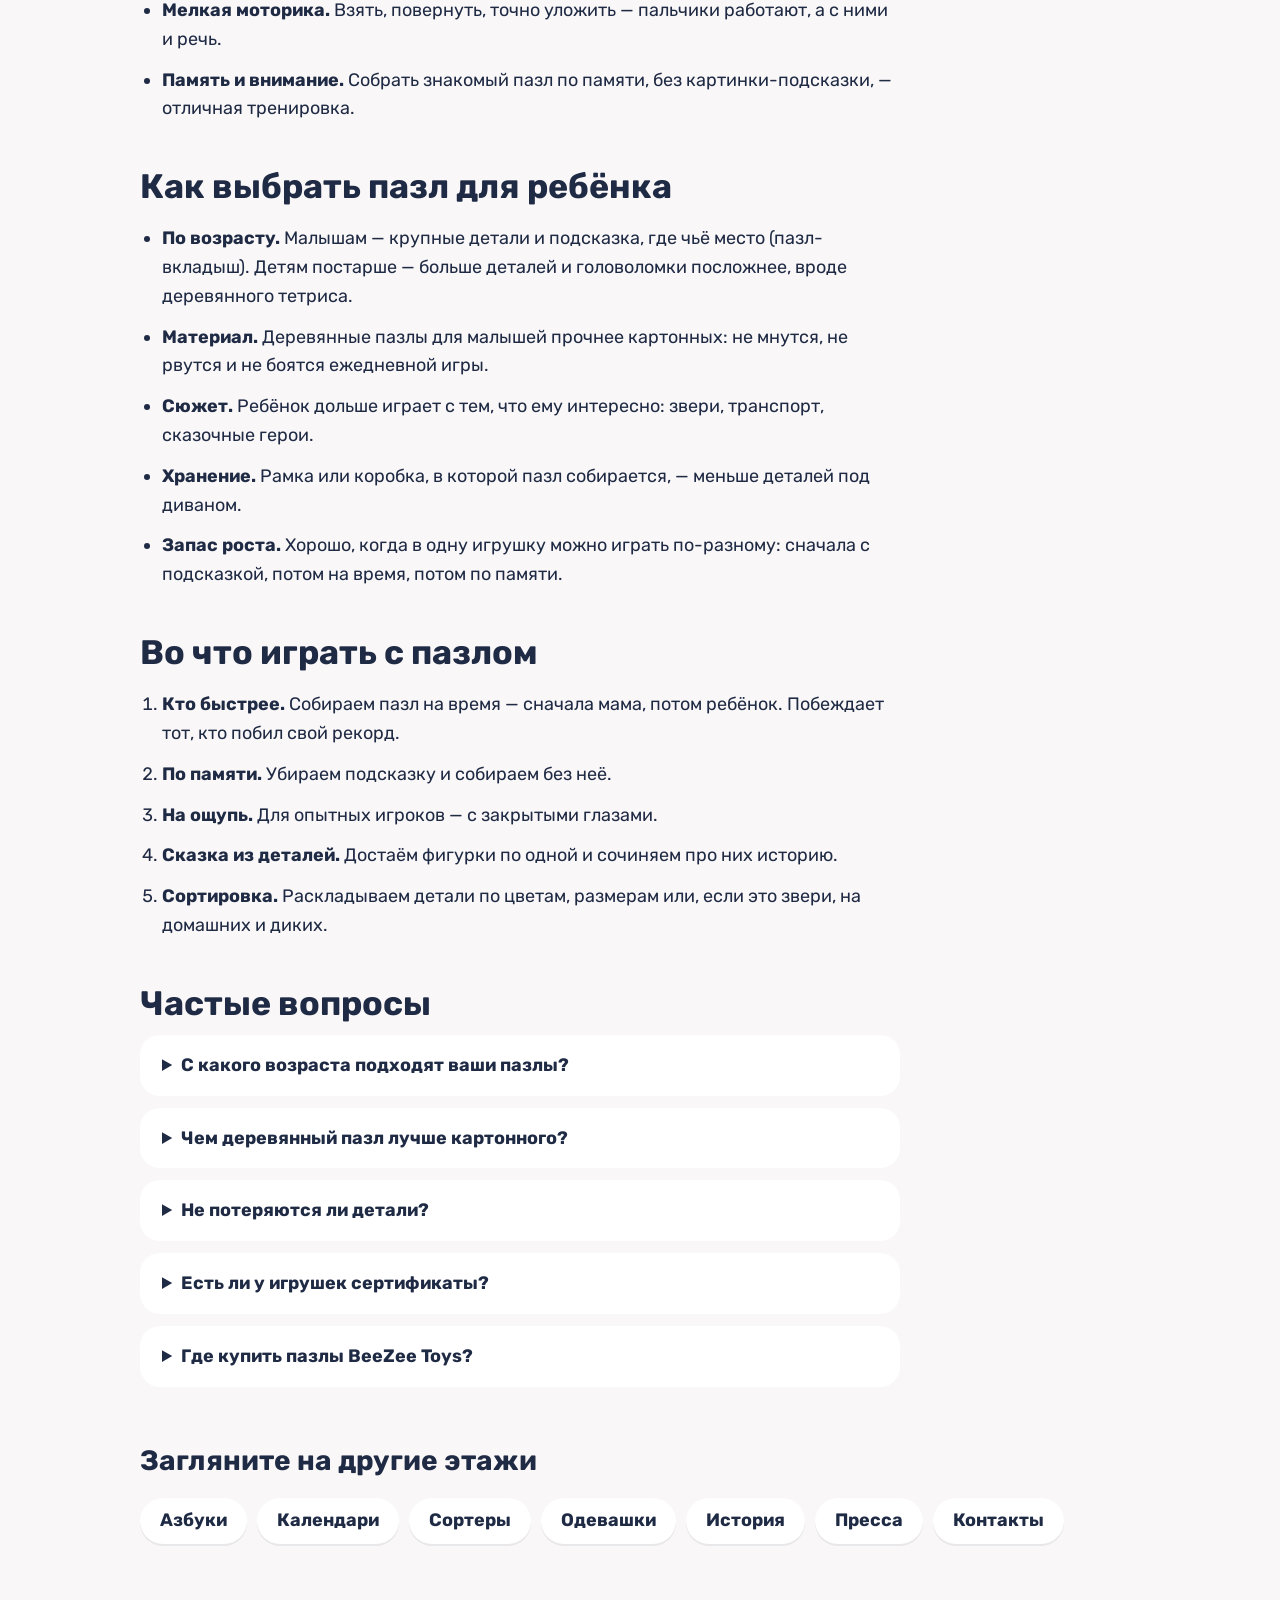
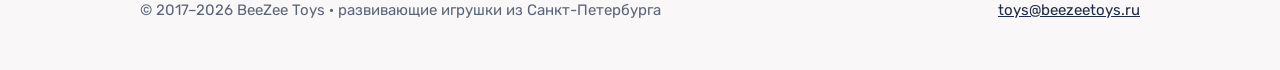
<file: pazly/index.html>
<!doctype html>
<html lang="ru">
<head>
<meta charset="utf-8">
<meta name="viewport" content="width=device-width, initial-scale=1">
<title>Развивающие пазлы и головоломки для детей | BeeZee Toys</title>
<meta name="description" content="Деревянные пазлы и головоломки BeeZee Toys для детей: «Тетрис Зверята» с 14 животными и другие. Как выбрать пазл по возрасту и во что с ним играть.">
<link rel="canonical" href="https://beezeetoys.ru/pazly/">
<meta property="og:type" content="website">
<meta property="og:site_name" content="BeeZee Toys">
<meta property="og:title" content="Пазлы и головоломки для детей — BeeZee Toys">
<meta property="og:description" content="Деревянные пазлы и головоломки, которые увлекают надолго.">
<meta property="og:url" content="https://beezeetoys.ru/pazly/">
<meta property="og:image" content="https://beezeetoys.ru/img/tetris-zveryata.webp">
<meta property="og:locale" content="ru_RU">
<link rel="icon" href="/img/logo.webp">
<link rel="preconnect" href="https://fonts.googleapis.com">
<link href="https://fonts.googleapis.com/css2?family=Rubik:wght@400;500;700;800&family=Caveat:wght@500;700&display=swap" rel="stylesheet">
<link rel="stylesheet" href="/css/page.css?v=a47c7e7a">

<script type="application/ld+json">
{
  "@context": "https://schema.org",
  "@graph": [
    {
      "@type": "CollectionPage",
      "name": "Пазлы и головоломки для детей",
      "url": "https://beezeetoys.ru/pazly/",
      "inLanguage": "ru",
      "publisher": {
        "@id": "https://beezeetoys.ru/#org"
      },
      "mainEntity": {
        "@type": "ItemList",
        "itemListElement": [
          {
            "@type": "ListItem",
            "position": 1,
            "url": "https://beezeetoys.ru/pazly/tetris-zveryata/",
            "name": "Деревянный пазл «Тетрис Зверята»"
          }
        ]
      }
    },
    {
      "@type": "Organization",
      "@id": "https://beezeetoys.ru/#org",
      "name": "BeeZee Toys",
      "alternateName": [
        "Bee Zee Toys",
        "БиЗи Тойс"
      ],
      "url": "https://beezeetoys.ru/",
      "logo": "https://beezeetoys.ru/img/logo.webp",
      "email": "toys@beezeetoys.ru"
    },
    {
      "@type": "BreadcrumbList",
      "itemListElement": [
        {
          "@type": "ListItem",
          "position": 1,
          "name": "Главная",
          "item": "https://beezeetoys.ru/"
        },
        {
          "@type": "ListItem",
          "position": 2,
          "name": "Пазлы",
          "item": "https://beezeetoys.ru/pazly/"
        }
      ]
    },
    {
      "@type": "FAQPage",
      "mainEntity": [
        {
          "@type": "Question",
          "name": "С какого возраста подходят ваши пазлы?",
          "acceptedAnswer": {
            "@type": "Answer",
            "text": "Возраст указан на странице каждого пазла. «Тетрис Зверята» — от 3 лет: малыши собирают его по вкладышу-подсказке, а дети постарше — по памяти и на скорость."
          }
        },
        {
          "@type": "Question",
          "name": "Чем деревянный пазл лучше картонного?",
          "acceptedAnswer": {
            "@type": "Answer",
            "text": "Деревянные детали не мнутся, не расслаиваются и служат годами — пазл переживёт не одного ребёнка. Их приятно держать в руках, а крупные фигурки удобно брать маленькими пальчиками."
          }
        },
        {
          "@type": "Question",
          "name": "Не потеряются ли детали?",
          "acceptedAnswer": {
            "@type": "Answer",
            "text": "У пазлов с рамкой каждая фигурка живёт на своём месте: собрали — и пазл сразу убран."
          }
        },
        {
          "@type": "Question",
          "name": "Есть ли у игрушек сертификаты?",
          "acceptedAnswer": {
            "@type": "Answer",
            "text": "Да, все игрушки BeeZee Toys имеют сертификаты соответствия."
          }
        },
        {
          "@type": "Question",
          "name": "Где купить пазлы BeeZee Toys?",
          "acceptedAnswer": {
            "@type": "Answer",
            "text": "Ссылки на наши магазины на маркетплейсах — внизу главной страницы beezeetoys.ru. По оптовым закупкам пишите на toys@beezeetoys.ru."
          }
        }
      ]
    }
  ]
}
</script>

<!-- Yandex.Metrika counter -->
<script type="text/javascript">
    (function(m,e,t,r,i,k,a){
        m[i]=m[i]||function(){(m[i].a=m[i].a||[]).push(arguments)};
        m[i].l=1*new Date();
        for (var j = 0; j < document.scripts.length; j++) {if (document.scripts[j].src === r) { return; }}
        k=e.createElement(t),a=e.getElementsByTagName(t)[0],k.async=1,k.src=r,a.parentNode.insertBefore(k,a)
    })(window, document,'script','https://mc.yandex.ru/metrika/tag.js', 'ym');
    ym(53527606, 'init', {trackHash:true, clickmap:true, referrer: document.referrer, url: location.href, accurateTrackBounce:true, trackLinks:true});
</script>
<noscript><div><img src="https://mc.yandex.ru/watch/53527606" style="position:absolute; left:-9999px;" alt=""></div></noscript>
<!-- /Yandex.Metrika counter -->
</head>
<body style="--room:#2A4FD0">

<header class="top">
<a href="/" aria-label="BeeZee Toys — на главную"><img src="/img/logo.webp" alt="BeeZee Toys — развивающие игрушки"></a>
<span class="since">Производитель игрушек с 2017 г.</span>
</header>

<main class="wrap">

<nav class="crumbs" aria-label="Хлебные крошки">
<ol><li><a href="/">Главная</a></li><li aria-current="page">Пазлы</li></ol>
</nav>

<section class="hero">
<div class="deco" aria-hidden="true">
<img src="/img/pazly-cvetok.webp" alt="" style="right:56%;top:12%;height:26%">
<img src="/img/pazly-solnce.webp" alt="" style="right:18%;top:4%;height:32%;animation-delay:-1.2s">
<img src="/img/pazly-oblako.webp" alt="" style="right:40%;top:54%;height:25%;animation-delay:-2.4s">
<img src="/img/pazly-list.webp" alt="" style="right:2%;top:50%;height:29%;animation-delay:-3.6s">
</div>
<a class="home" href="/">← Вернуться в дом</a>
<span class="note hand">собери, если сможешь</span>
<h1>Пазлы и головоломки для детей</h1>
<p class="lead">Головоломки, которые увлекают надолго: деревянные фигурки складываются в рамку, если хорошенько подумать. Развивают пространственное мышление, память и ловкость пальцев.</p>
</section>

<article class="text wide">
<h2>Наши пазлы</h2>
<div class="picks">
<a class="pick" href="/pazly/tetris-zveryata/">
<img src="/img/tetris-zveryata.webp" alt="Деревянный пазл с животными «Тетрис Зверята» BeeZee Toys: 14 фигурок, рамка, коробка и брошюра" width="900" height="1200" loading="lazy">
<span class="pick-body"><span class="tag">022-Д · 14 фигурок · от 3 лет</span><strong>Деревянный пазл «Тетрис Зверята»</strong><p>14 зверей из натурального дерева в одной рамке. Сложить всех обратно — задачка для головы.</p><span class="more">Подробнее →</span></span>
</a>
</div>
</article>

<article class="text">

<h2>Зачем ребёнку пазлы и головоломки</h2>
<p>Пазл — одна из самых честных игр: детали либо подходят, либо нет. Ребёнок вертит фигурку, пробует, ошибается и пробует снова — и каждый раз, когда деталь встаёт на место, получает маленькую победу. Так незаметно тренируются терпение и усидчивость.</p>
<ul>
<li><strong>Пространственное мышление.</strong> Как повернуть фигуру, чтобы она встала в пустое место, — основа будущей геометрии и чертежей.</li>
<li><strong>Логика.</strong> Головоломки учат видеть закономерности и планировать на шаг вперёд: если сюда поставить жирафа, где поместится слон?</li>
<li><strong>Мелкая моторика.</strong> Взять, повернуть, точно уложить — пальчики работают, а с ними и речь.</li>
<li><strong>Память и внимание.</strong> Собрать знакомый пазл по памяти, без картинки-подсказки, — отличная тренировка.</li>
</ul>

<h2>Как выбрать пазл для ребёнка</h2>
<ul>
<li><strong>По возрасту.</strong> Малышам — крупные детали и подсказка, где чьё место (пазл-вкладыш). Детям постарше — больше деталей и головоломки посложнее, вроде деревянного тетриса.</li>
<li><strong>Материал.</strong> Деревянные пазлы для малышей прочнее картонных: не мнутся, не рвутся и не боятся ежедневной игры.</li>
<li><strong>Сюжет.</strong> Ребёнок дольше играет с тем, что ему интересно: звери, транспорт, сказочные герои.</li>
<li><strong>Хранение.</strong> Рамка или коробка, в которой пазл собирается, — меньше деталей под диваном.</li>
<li><strong>Запас роста.</strong> Хорошо, когда в одну игрушку можно играть по-разному: сначала с подсказкой, потом на время, потом по памяти.</li>
</ul>

<h2>Во что играть с пазлом</h2>
<ol>
<li><strong>Кто быстрее.</strong> Собираем пазл на время — сначала мама, потом ребёнок. Побеждает тот, кто побил свой рекорд.</li>
<li><strong>По памяти.</strong> Убираем подсказку и собираем без неё.</li>
<li><strong>На ощупь.</strong> Для опытных игроков — с закрытыми глазами.</li>
<li><strong>Сказка из деталей.</strong> Достаём фигурки по одной и сочиняем про них историю.</li>
<li><strong>Сортировка.</strong> Раскладываем детали по цветам, размерам или, если это звери, на домашних и диких.</li>
</ol>

<h2>Частые вопросы</h2>
<div class="faq">
<details><summary>С какого возраста подходят ваши пазлы?</summary><p>Возраст указан на странице каждого пазла. «Тетрис Зверята» — от 3 лет: малыши собирают его по вкладышу-подсказке, а дети постарше — по памяти и на скорость.</p></details>
<details><summary>Чем деревянный пазл лучше картонного?</summary><p>Деревянные детали не мнутся, не расслаиваются и служат годами — пазл переживёт не одного ребёнка. Их приятно держать в руках, а крупные фигурки удобно брать маленькими пальчиками.</p></details>
<details><summary>Не потеряются ли детали?</summary><p>У пазлов с рамкой каждая фигурка живёт на своём месте: собрали — и пазл сразу убран.</p></details>
<details><summary>Есть ли у игрушек сертификаты?</summary><p>Да, все игрушки BeeZee Toys имеют сертификаты соответствия.</p></details>
<details><summary>Где купить пазлы BeeZee Toys?</summary><p>Ссылки на наши магазины на маркетплейсах — <a href="/#buy">внизу главной страницы</a>. По оптовым закупкам пишите на <a href="mailto:toys@beezeetoys.ru">toys@beezeetoys.ru</a>.</p></details>
</div>

</article>

<nav class="rooms" aria-label="Другие этажи дома">
<h2>Загляните на другие этажи</h2>
<ul>
<li><a href="/azbuki/">Азбуки</a></li>
<li><a href="/kalendari/">Календари</a></li>
<li><a href="/sortery/">Сортеры</a></li>
<li><a href="/odevashki/">Одевашки</a></li>
<li><a href="/istoriya/">История</a></li>
<li><a href="/pressa/">Пресса</a></li>
<li><a href="/kontakty/">Контакты</a></li>
</ul>
</nav>

</main>

<footer>
<span>© 2017–2026 BeeZee Toys · развивающие игрушки из Санкт-Петербурга</span>
<a href="mailto:toys@beezeetoys.ru">toys@beezeetoys.ru</a>
</footer>

</body>
</html>
</file>
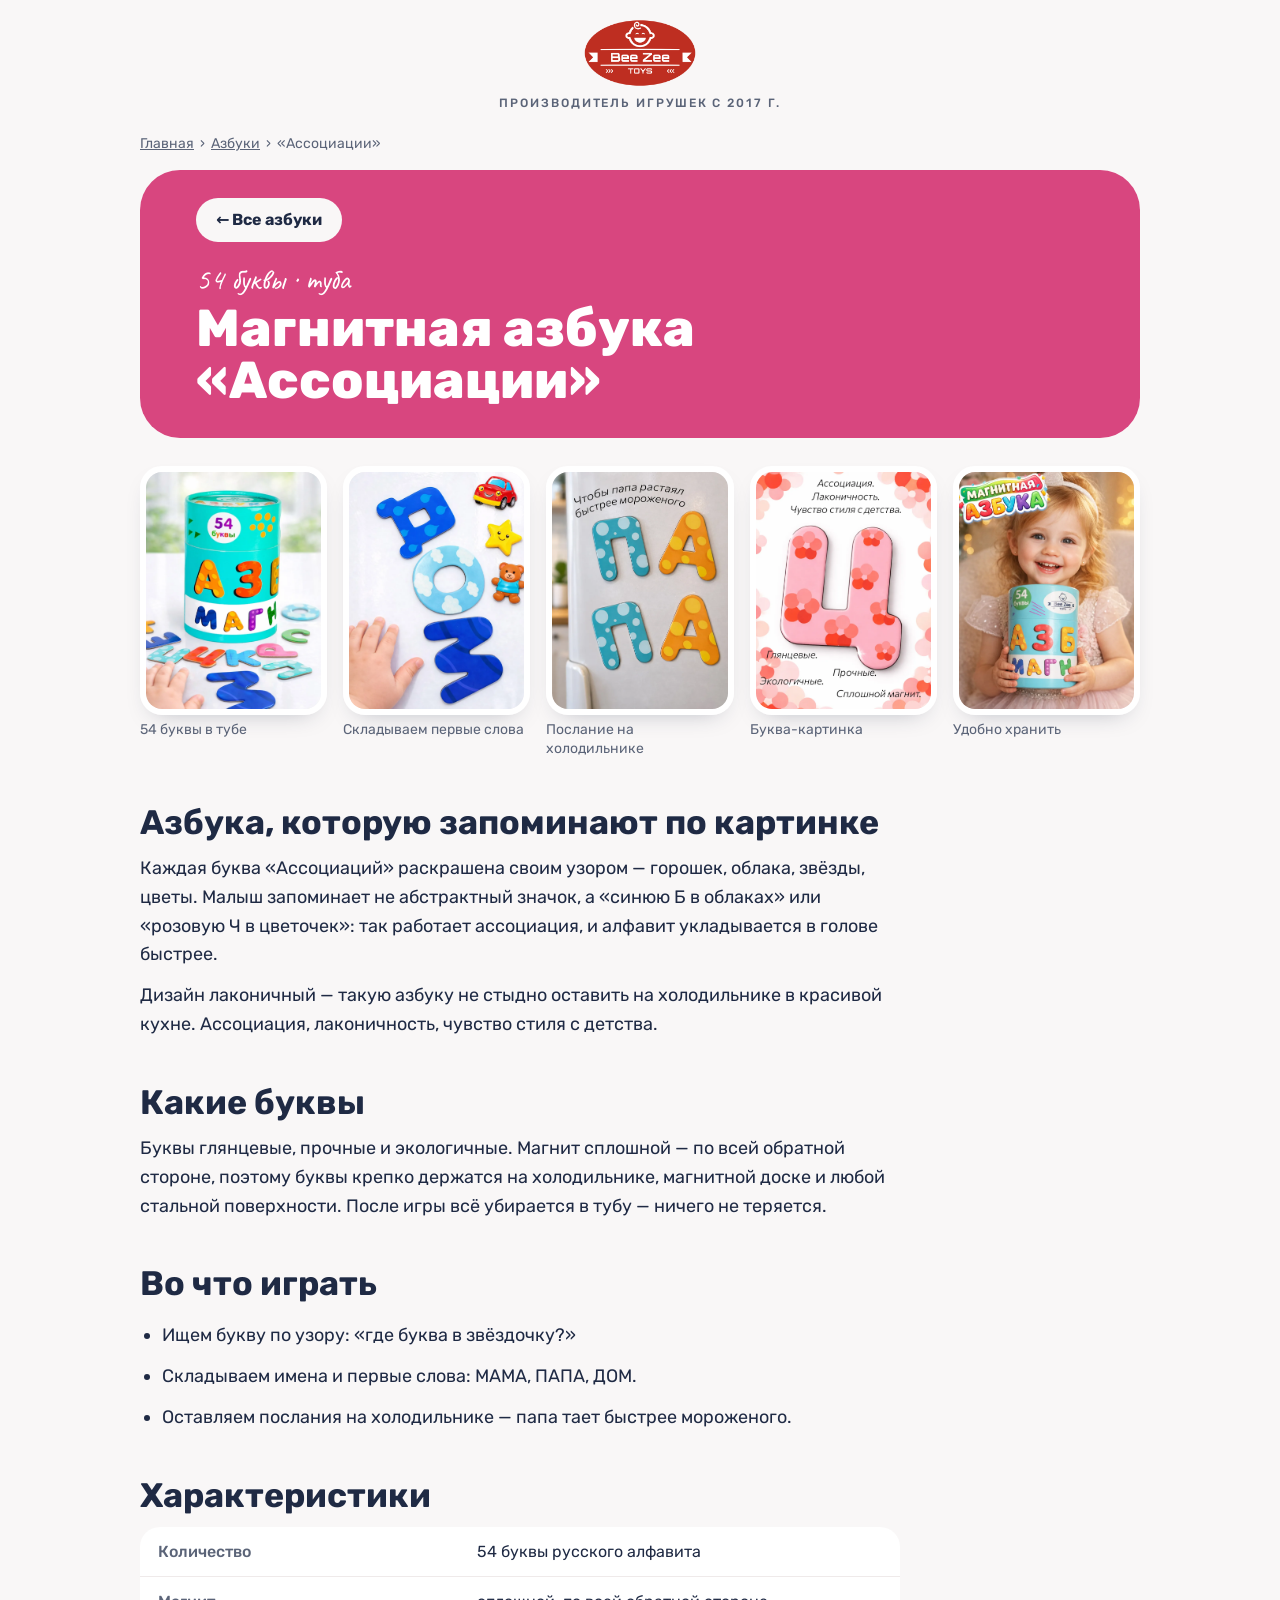
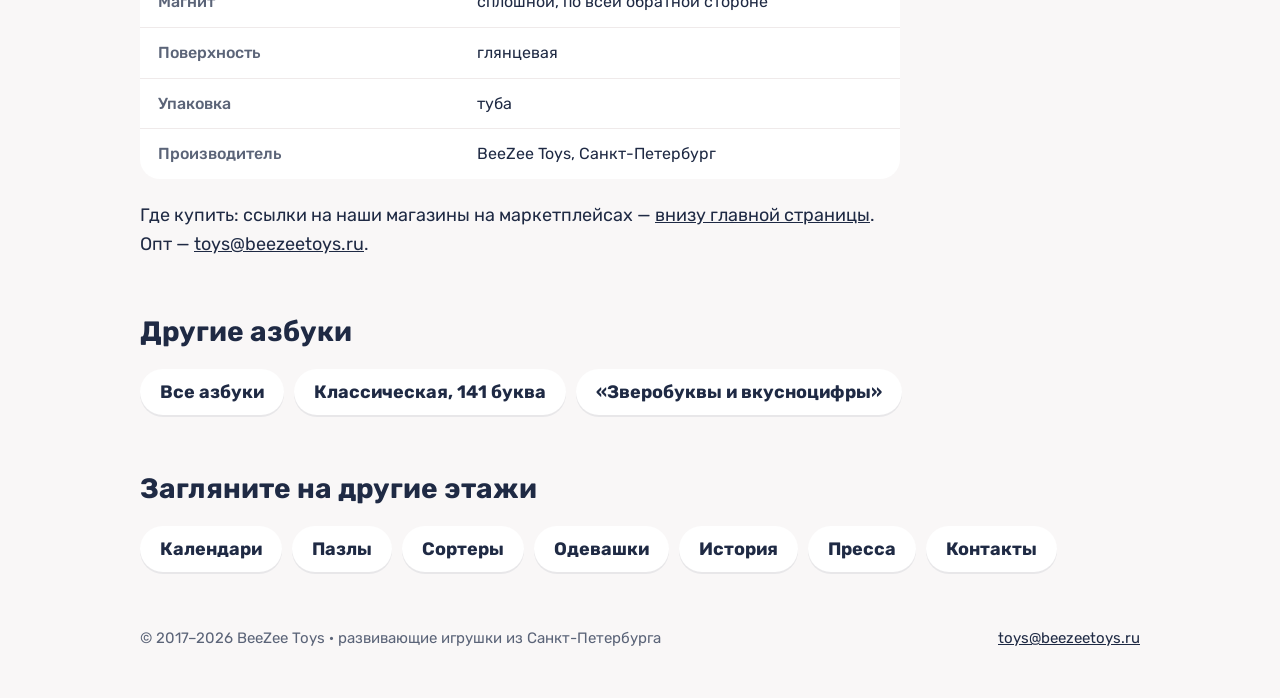
<file: azbuki/associacii/index.html>
<!doctype html>
<html lang="ru">
<head>
<meta charset="utf-8">
<meta name="viewport" content="width=device-width, initial-scale=1">
<title>Магнитная азбука «Ассоциации» — 54 буквы с узорами | BeeZee Toys</title>
<meta name="description" content="Магнитная азбука BeeZee Toys «Ассоциации»: 54 глянцевые буквы русского алфавита с узорами, сплошной магнит, хранение в тубе. Буквы на холодильник для игры и обучения чтению.">
<link rel="canonical" href="https://beezeetoys.ru/azbuki/associacii/">
<meta property="og:type" content="website">
<meta property="og:site_name" content="BeeZee Toys">
<meta property="og:title" content="Магнитная азбука «Ассоциации» — BeeZee Toys">
<meta property="og:description" content="Каждая буква — со своим узором: горошек, облака, звёзды. Ребёнок запоминает букву по картинке.">
<meta property="og:url" content="https://beezeetoys.ru/azbuki/associacii/">
<meta property="og:image" content="https://beezeetoys.ru/img/azbuka-tuba.webp">
<meta property="og:locale" content="ru_RU">
<link rel="icon" href="/img/logo.webp">
<link rel="preconnect" href="https://fonts.googleapis.com">
<link href="https://fonts.googleapis.com/css2?family=Rubik:wght@400;500;700;800&family=Caveat:wght@500;700&display=swap" rel="stylesheet">
<link rel="stylesheet" href="/css/page.css?v=a47c7e7a">
<script src="/js/gallery.js?v=5ef77aa1" defer></script>

<script type="application/ld+json">
{
  "@context": "https://schema.org",
  "@graph": [
    {
      "@type": "Product",
      "name": "Магнитная азбука «Ассоциации»",
      "description": "Магнитная азбука BeeZee Toys «Ассоциации»: 54 глянцевые буквы русского алфавита с узорами, сплошной магнит, хранение в тубе. Буквы на холодильник для игры и обучения чтению.",
      "image": [
        "https://beezeetoys.ru/img/azbuka-tuba.webp",
        "https://beezeetoys.ru/img/azbuka-dom.webp",
        "https://beezeetoys.ru/img/azbuka-papa.webp",
        "https://beezeetoys.ru/img/azbuka-ch.webp",
        "https://beezeetoys.ru/img/azbuka-girl.webp"
      ],
      "brand": {
        "@type": "Brand",
        "name": "BeeZee Toys"
      },
      "manufacturer": {
        "@id": "https://beezeetoys.ru/#org"
      },
      "category": "Магнитные азбуки"
    },
    {
      "@type": "Organization",
      "@id": "https://beezeetoys.ru/#org",
      "name": "BeeZee Toys",
      "alternateName": [
        "Bee Zee Toys",
        "БиЗи Тойс"
      ],
      "url": "https://beezeetoys.ru/",
      "logo": "https://beezeetoys.ru/img/logo.webp",
      "email": "toys@beezeetoys.ru"
    },
    {
      "@type": "BreadcrumbList",
      "itemListElement": [
        {
          "@type": "ListItem",
          "position": 1,
          "name": "Главная",
          "item": "https://beezeetoys.ru/"
        },
        {
          "@type": "ListItem",
          "position": 2,
          "name": "Азбуки",
          "item": "https://beezeetoys.ru/azbuki/"
        },
        {
          "@type": "ListItem",
          "position": 3,
          "name": "«Ассоциации»",
          "item": "https://beezeetoys.ru/azbuki/associacii/"
        }
      ]
    }
  ]
}
</script>

<!-- Yandex.Metrika counter -->
<script type="text/javascript">
    (function(m,e,t,r,i,k,a){
        m[i]=m[i]||function(){(m[i].a=m[i].a||[]).push(arguments)};
        m[i].l=1*new Date();
        for (var j = 0; j < document.scripts.length; j++) {if (document.scripts[j].src === r) { return; }}
        k=e.createElement(t),a=e.getElementsByTagName(t)[0],k.async=1,k.src=r,a.parentNode.insertBefore(k,a)
    })(window, document,'script','https://mc.yandex.ru/metrika/tag.js', 'ym');
    ym(53527606, 'init', {trackHash:true, clickmap:true, referrer: document.referrer, url: location.href, accurateTrackBounce:true, trackLinks:true});
</script>
<noscript><div><img src="https://mc.yandex.ru/watch/53527606" style="position:absolute; left:-9999px;" alt=""></div></noscript>
<!-- /Yandex.Metrika counter -->
</head>
<body style="--room:#D8467F">

<header class="top">
<a href="/" aria-label="BeeZee Toys — на главную"><img src="/img/logo.webp" alt="BeeZee Toys — развивающие игрушки"></a>
<span class="since">Производитель игрушек с 2017 г.</span>
</header>

<main class="wrap">

<nav class="crumbs" aria-label="Хлебные крошки">
<ol><li><a href="/">Главная</a></li><li><a href="/azbuki/">Азбуки</a></li><li aria-current="page">«Ассоциации»</li></ol>
</nav>

<section class="hero small">
<a class="home" href="/azbuki/">← Все азбуки</a>
<span class="note hand">54 буквы · туба</span>
<h1>Магнитная азбука «Ассоциации»</h1>
</section>

<div class="gallery">
<figure><img src="/img/azbuka-tuba.webp" alt="Магнитная азбука BeeZee Toys «Ассоциации» в тубе — 54 буквы русского алфавита" width="900" height="1200" loading="lazy"><figcaption>54 буквы в тубе</figcaption></figure>
<figure><img src="/img/azbuka-dom.webp" alt="Магнитные буквы Д, О, М из азбуки «Ассоциации» BeeZee Toys" width="900" height="1200" loading="lazy"><figcaption>Складываем первые слова</figcaption></figure>
<figure><img src="/img/azbuka-papa.webp" alt="Слово ПАПА из магнитных букв на холодильнике" width="900" height="1200" loading="lazy"><figcaption>Послание на холодильнике</figcaption></figure>
<figure><img src="/img/azbuka-ch.webp" alt="Розовая магнитная буква Ч в цветочек из азбуки «Ассоциации»" width="900" height="1200" loading="lazy"><figcaption>Буква-картинка</figcaption></figure>
<figure><img src="/img/azbuka-girl.webp" alt="Девочка держит тубу с магнитной азбукой BeeZee Toys" width="900" height="1200" loading="lazy"><figcaption>Удобно хранить</figcaption></figure>
</div>

<article class="text">
<h2>Азбука, которую запоминают по картинке</h2>
<p>Каждая буква «Ассоциаций» раскрашена своим узором — горошек, облака, звёзды, цветы. Малыш запоминает не абстрактный значок, а «синюю Б в облаках» или «розовую Ч в цветочек»: так работает ассоциация, и алфавит укладывается в голове быстрее.</p>
<p>Дизайн лаконичный — такую азбуку не стыдно оставить на холодильнике в красивой кухне. Ассоциация, лаконичность, чувство стиля с детства.</p>
<h2>Какие буквы</h2>
<p>Буквы глянцевые, прочные и экологичные. Магнит сплошной — по всей обратной стороне, поэтому буквы крепко держатся на холодильнике, магнитной доске и любой стальной поверхности. После игры всё убирается в тубу — ничего не теряется.</p>
<h2>Во что играть</h2>
<ul>
<li>Ищем букву по узору: «где буква в звёздочку?»</li>
<li>Складываем имена и первые слова: МАМА, ПАПА, ДОМ.</li>
<li>Оставляем послания на холодильнике — папа тает быстрее мороженого.</li>
</ul>

<h2>Характеристики</h2>
<table class="specs">
<tr><th scope="row">Количество</th><td>54 буквы русского алфавита</td></tr>
<tr><th scope="row">Магнит</th><td>сплошной, по всей обратной стороне</td></tr>
<tr><th scope="row">Поверхность</th><td>глянцевая</td></tr>
<tr><th scope="row">Упаковка</th><td>туба</td></tr>
<tr><th scope="row">Производитель</th><td>BeeZee Toys, Санкт-Петербург</td></tr>
</table>

<p style="margin-top:22px">Где купить: ссылки на наши магазины на маркетплейсах — <a href="/#buy">внизу главной страницы</a>. Опт — <a href="mailto:toys@beezeetoys.ru">toys@beezeetoys.ru</a>.</p>
</article>

<nav class="rooms" aria-label="Другие азбуки">
<h2>Другие азбуки</h2>
<ul><li><a href="/azbuki/">Все азбуки</a></li><li><a href="/azbuki/klassika/">Классическая, 141 буква</a></li><li><a href="/azbuki/zverobukvy/">«Зверобуквы и вкусноцифры»</a></li></ul>
</nav>

<nav class="rooms" aria-label="Другие этажи дома">
<h2>Загляните на другие этажи</h2>
<ul>
<li><a href="/kalendari/">Календари</a></li>
<li><a href="/pazly/">Пазлы</a></li>
<li><a href="/sortery/">Сортеры</a></li>
<li><a href="/odevashki/">Одевашки</a></li>
<li><a href="/istoriya/">История</a></li>
<li><a href="/pressa/">Пресса</a></li>
<li><a href="/kontakty/">Контакты</a></li>
</ul>
</nav>

</main>

<footer>
<span>© 2017–2026 BeeZee Toys · развивающие игрушки из Санкт-Петербурга</span>
<a href="mailto:toys@beezeetoys.ru">toys@beezeetoys.ru</a>
</footer>

</body>
</html>
</file>
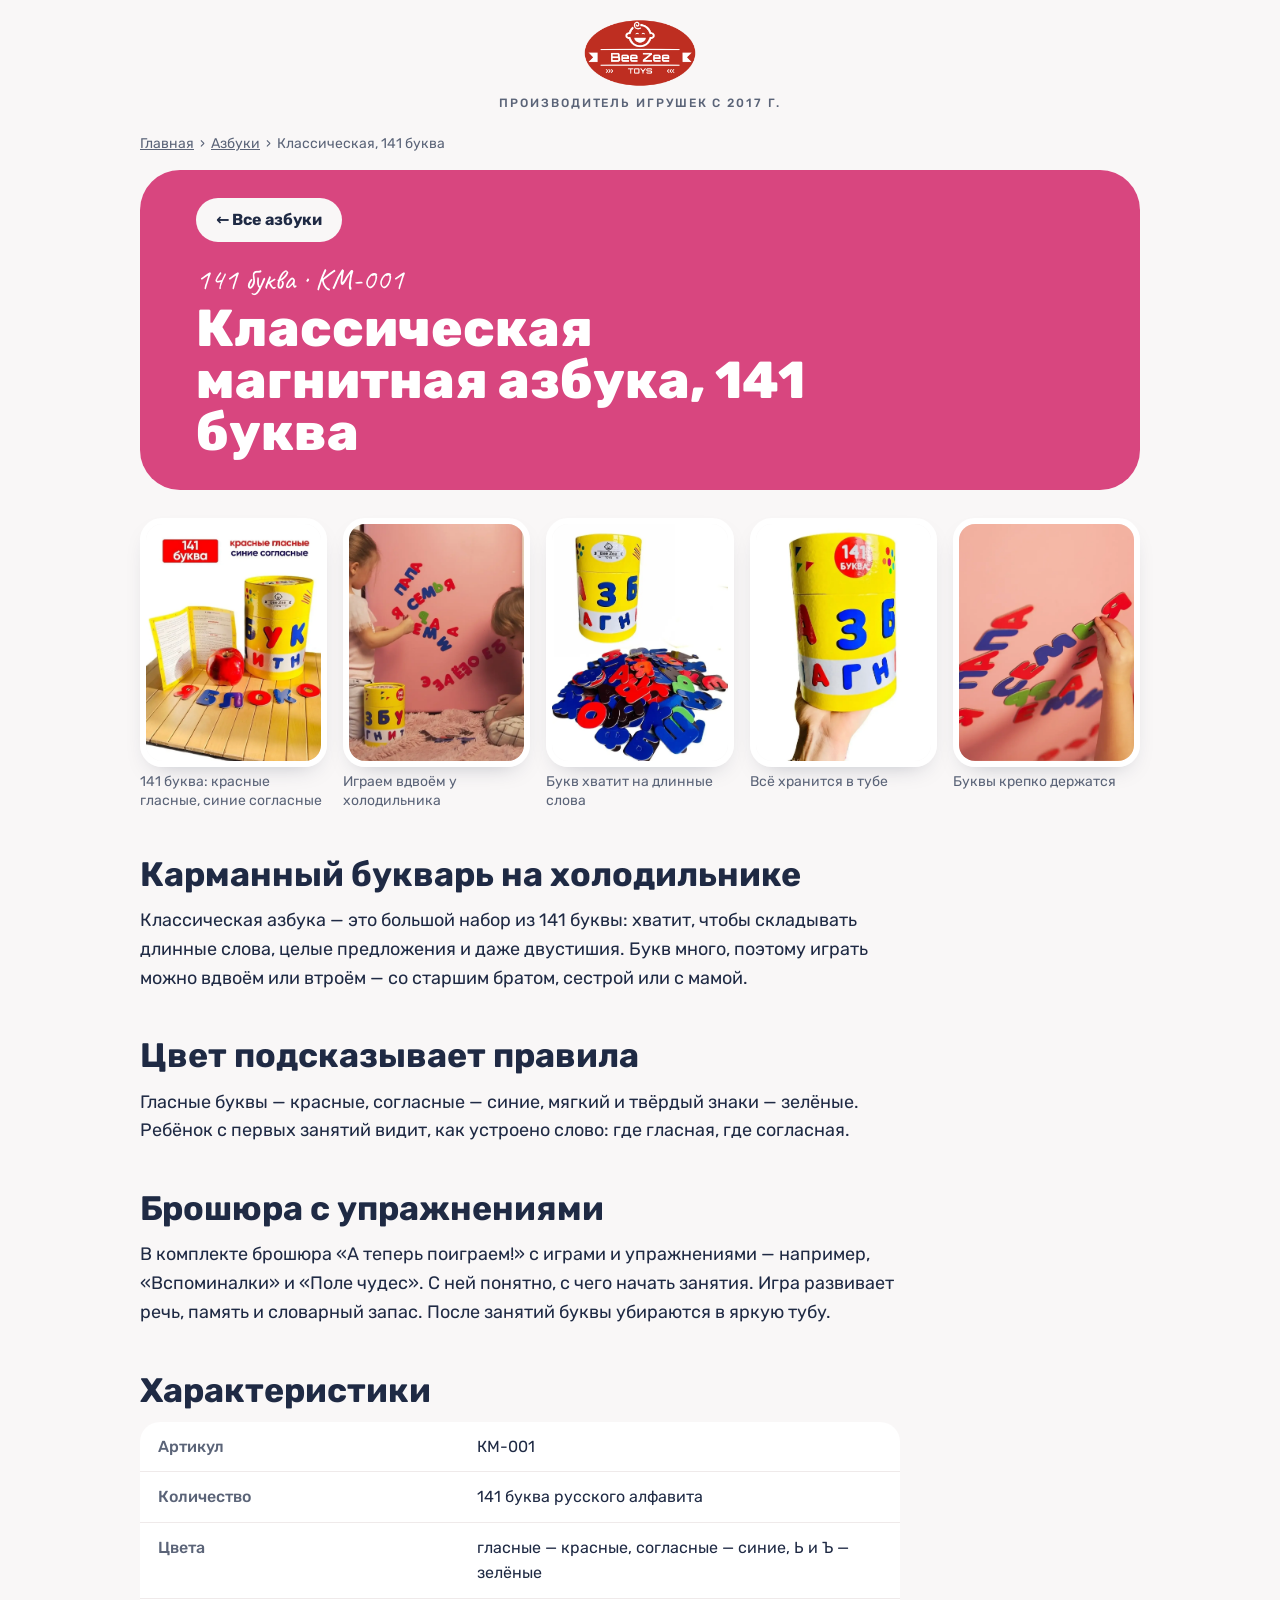
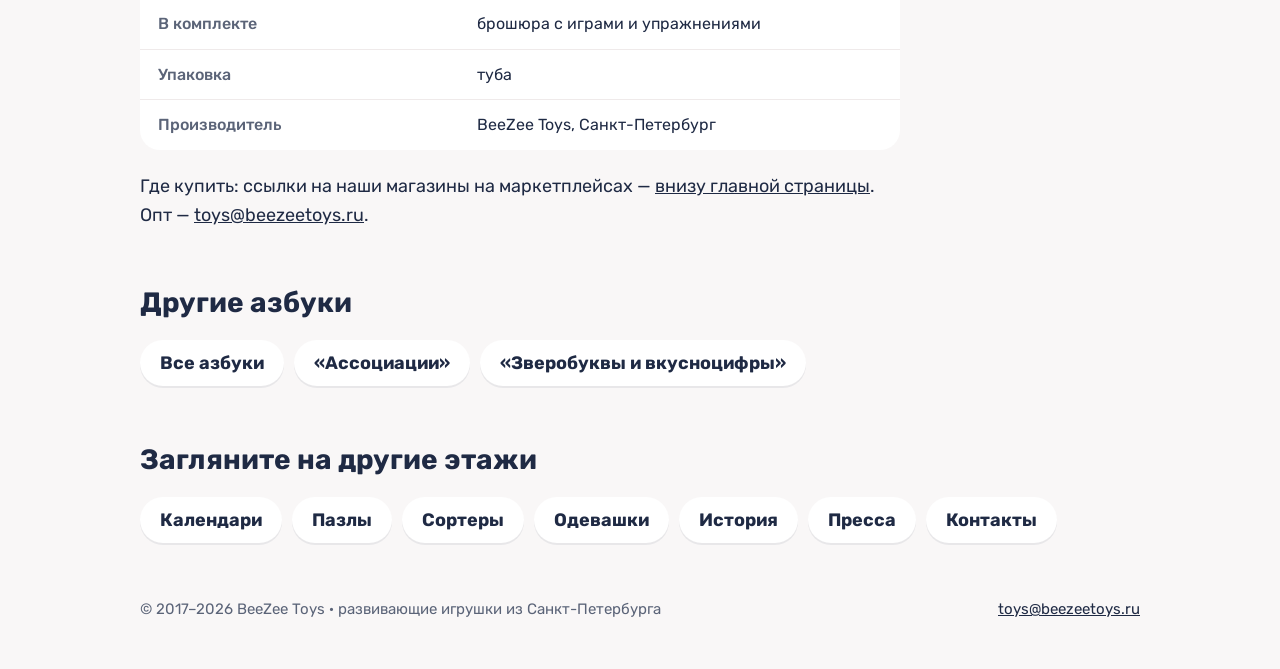
<file: azbuki/klassika/index.html>
<!doctype html>
<html lang="ru">
<head>
<meta charset="utf-8">
<meta name="viewport" content="width=device-width, initial-scale=1">
<title>Магнитная азбука 141 буква — классический алфавит на магнитах | BeeZee Toys</title>
<meta name="description" content="Классическая магнитная азбука BeeZee Toys: 141 буква русского алфавита, гласные красные, согласные синие, знаки зелёные. Брошюра с упражнениями, хранение в тубе.">
<link rel="canonical" href="https://beezeetoys.ru/azbuki/klassika/">
<meta property="og:type" content="website">
<meta property="og:site_name" content="BeeZee Toys">
<meta property="og:title" content="Классическая магнитная азбука, 141 буква — BeeZee Toys">
<meta property="og:description" content="Большой набор для длинных слов и предложений. Гласные красные, согласные синие, знаки зелёные.">
<meta property="og:url" content="https://beezeetoys.ru/azbuki/klassika/">
<meta property="og:image" content="https://beezeetoys.ru/img/klassika-yabloko.webp">
<meta property="og:locale" content="ru_RU">
<link rel="icon" href="/img/logo.webp">
<link rel="preconnect" href="https://fonts.googleapis.com">
<link href="https://fonts.googleapis.com/css2?family=Rubik:wght@400;500;700;800&family=Caveat:wght@500;700&display=swap" rel="stylesheet">
<link rel="stylesheet" href="/css/page.css?v=a47c7e7a">
<script src="/js/gallery.js?v=5ef77aa1" defer></script>

<script type="application/ld+json">
{
  "@context": "https://schema.org",
  "@graph": [
    {
      "@type": "Product",
      "name": "Классическая магнитная азбука, 141 буква",
      "description": "Классическая магнитная азбука BeeZee Toys: 141 буква русского алфавита, гласные красные, согласные синие, знаки зелёные. Брошюра с упражнениями, хранение в тубе.",
      "image": [
        "https://beezeetoys.ru/img/klassika-yabloko.webp",
        "https://beezeetoys.ru/img/klassika-holodilnik.webp",
        "https://beezeetoys.ru/img/klassika-bukvy.webp",
        "https://beezeetoys.ru/img/klassika-tuba.webp",
        "https://beezeetoys.ru/img/klassika-ruka.webp"
      ],
      "brand": {
        "@type": "Brand",
        "name": "BeeZee Toys"
      },
      "manufacturer": {
        "@id": "https://beezeetoys.ru/#org"
      },
      "category": "Магнитные азбуки",
      "sku": "КМ-001"
    },
    {
      "@type": "Organization",
      "@id": "https://beezeetoys.ru/#org",
      "name": "BeeZee Toys",
      "alternateName": [
        "Bee Zee Toys",
        "БиЗи Тойс"
      ],
      "url": "https://beezeetoys.ru/",
      "logo": "https://beezeetoys.ru/img/logo.webp",
      "email": "toys@beezeetoys.ru"
    },
    {
      "@type": "BreadcrumbList",
      "itemListElement": [
        {
          "@type": "ListItem",
          "position": 1,
          "name": "Главная",
          "item": "https://beezeetoys.ru/"
        },
        {
          "@type": "ListItem",
          "position": 2,
          "name": "Азбуки",
          "item": "https://beezeetoys.ru/azbuki/"
        },
        {
          "@type": "ListItem",
          "position": 3,
          "name": "Классическая, 141 буква",
          "item": "https://beezeetoys.ru/azbuki/klassika/"
        }
      ]
    }
  ]
}
</script>

<!-- Yandex.Metrika counter -->
<script type="text/javascript">
    (function(m,e,t,r,i,k,a){
        m[i]=m[i]||function(){(m[i].a=m[i].a||[]).push(arguments)};
        m[i].l=1*new Date();
        for (var j = 0; j < document.scripts.length; j++) {if (document.scripts[j].src === r) { return; }}
        k=e.createElement(t),a=e.getElementsByTagName(t)[0],k.async=1,k.src=r,a.parentNode.insertBefore(k,a)
    })(window, document,'script','https://mc.yandex.ru/metrika/tag.js', 'ym');
    ym(53527606, 'init', {trackHash:true, clickmap:true, referrer: document.referrer, url: location.href, accurateTrackBounce:true, trackLinks:true});
</script>
<noscript><div><img src="https://mc.yandex.ru/watch/53527606" style="position:absolute; left:-9999px;" alt=""></div></noscript>
<!-- /Yandex.Metrika counter -->
</head>
<body style="--room:#D8467F">

<header class="top">
<a href="/" aria-label="BeeZee Toys — на главную"><img src="/img/logo.webp" alt="BeeZee Toys — развивающие игрушки"></a>
<span class="since">Производитель игрушек с 2017 г.</span>
</header>

<main class="wrap">

<nav class="crumbs" aria-label="Хлебные крошки">
<ol><li><a href="/">Главная</a></li><li><a href="/azbuki/">Азбуки</a></li><li aria-current="page">Классическая, 141 буква</li></ol>
</nav>

<section class="hero small">
<a class="home" href="/azbuki/">← Все азбуки</a>
<span class="note hand">141 буква · КМ-001</span>
<h1>Классическая магнитная азбука, 141 буква</h1>
</section>

<div class="gallery">
<figure><img src="/img/klassika-yabloko.webp" alt="Классическая магнитная азбука BeeZee Toys на 141 букву: туба, брошюра и слово ЯБЛОКО" width="900" height="1200" loading="lazy"><figcaption>141 буква: красные гласные, синие согласные</figcaption></figure>
<figure><img src="/img/klassika-holodilnik.webp" alt="Дети складывают слова ПАПА и СЕМЬЯ из магнитных букв на холодильнике" width="900" height="1200" loading="lazy"><figcaption>Играем вдвоём у холодильника</figcaption></figure>
<figure><img src="/img/klassika-bukvy.webp" alt="Туба и россыпь магнитных букв классической азбуки BeeZee Toys" width="900" height="1200" loading="lazy"><figcaption>Букв хватит на длинные слова</figcaption></figure>
<figure><img src="/img/klassika-tuba.webp" alt="Туба магнитной азбуки BeeZee Toys «141 буква»" width="900" height="1200" loading="lazy"><figcaption>Всё хранится в тубе</figcaption></figure>
<figure><img src="/img/klassika-ruka.webp" alt="Ребёнок прикрепляет магнитную букву Я на стену" width="900" height="1200" loading="lazy"><figcaption>Буквы крепко держатся</figcaption></figure>
</div>

<article class="text">
<h2>Карманный букварь на холодильнике</h2>
<p>Классическая азбука — это большой набор из 141 буквы: хватит, чтобы складывать длинные слова, целые предложения и даже двустишия. Букв много, поэтому играть можно вдвоём или втроём — со старшим братом, сестрой или с мамой.</p>
<h2>Цвет подсказывает правила</h2>
<p>Гласные буквы — красные, согласные — синие, мягкий и твёрдый знаки — зелёные. Ребёнок с первых занятий видит, как устроено слово: где гласная, где согласная.</p>
<h2>Брошюра с упражнениями</h2>
<p>В комплекте брошюра «А теперь поиграем!» с играми и упражнениями — например, «Вспоминалки» и «Поле чудес». С ней понятно, с чего начать занятия. Игра развивает речь, память и словарный запас. После занятий буквы убираются в яркую тубу.</p>

<h2>Характеристики</h2>
<table class="specs">
<tr><th scope="row">Артикул</th><td>КМ-001</td></tr>
<tr><th scope="row">Количество</th><td>141 буква русского алфавита</td></tr>
<tr><th scope="row">Цвета</th><td>гласные — красные, согласные — синие, Ь и Ъ — зелёные</td></tr>
<tr><th scope="row">В комплекте</th><td>брошюра с играми и упражнениями</td></tr>
<tr><th scope="row">Упаковка</th><td>туба</td></tr>
<tr><th scope="row">Производитель</th><td>BeeZee Toys, Санкт-Петербург</td></tr>
</table>

<p style="margin-top:22px">Где купить: ссылки на наши магазины на маркетплейсах — <a href="/#buy">внизу главной страницы</a>. Опт — <a href="mailto:toys@beezeetoys.ru">toys@beezeetoys.ru</a>.</p>
</article>

<nav class="rooms" aria-label="Другие азбуки">
<h2>Другие азбуки</h2>
<ul><li><a href="/azbuki/">Все азбуки</a></li><li><a href="/azbuki/associacii/">«Ассоциации»</a></li><li><a href="/azbuki/zverobukvy/">«Зверобуквы и вкусноцифры»</a></li></ul>
</nav>

<nav class="rooms" aria-label="Другие этажи дома">
<h2>Загляните на другие этажи</h2>
<ul>
<li><a href="/kalendari/">Календари</a></li>
<li><a href="/pazly/">Пазлы</a></li>
<li><a href="/sortery/">Сортеры</a></li>
<li><a href="/odevashki/">Одевашки</a></li>
<li><a href="/istoriya/">История</a></li>
<li><a href="/pressa/">Пресса</a></li>
<li><a href="/kontakty/">Контакты</a></li>
</ul>
</nav>

</main>

<footer>
<span>© 2017–2026 BeeZee Toys · развивающие игрушки из Санкт-Петербурга</span>
<a href="mailto:toys@beezeetoys.ru">toys@beezeetoys.ru</a>
</footer>

</body>
</html>
</file>
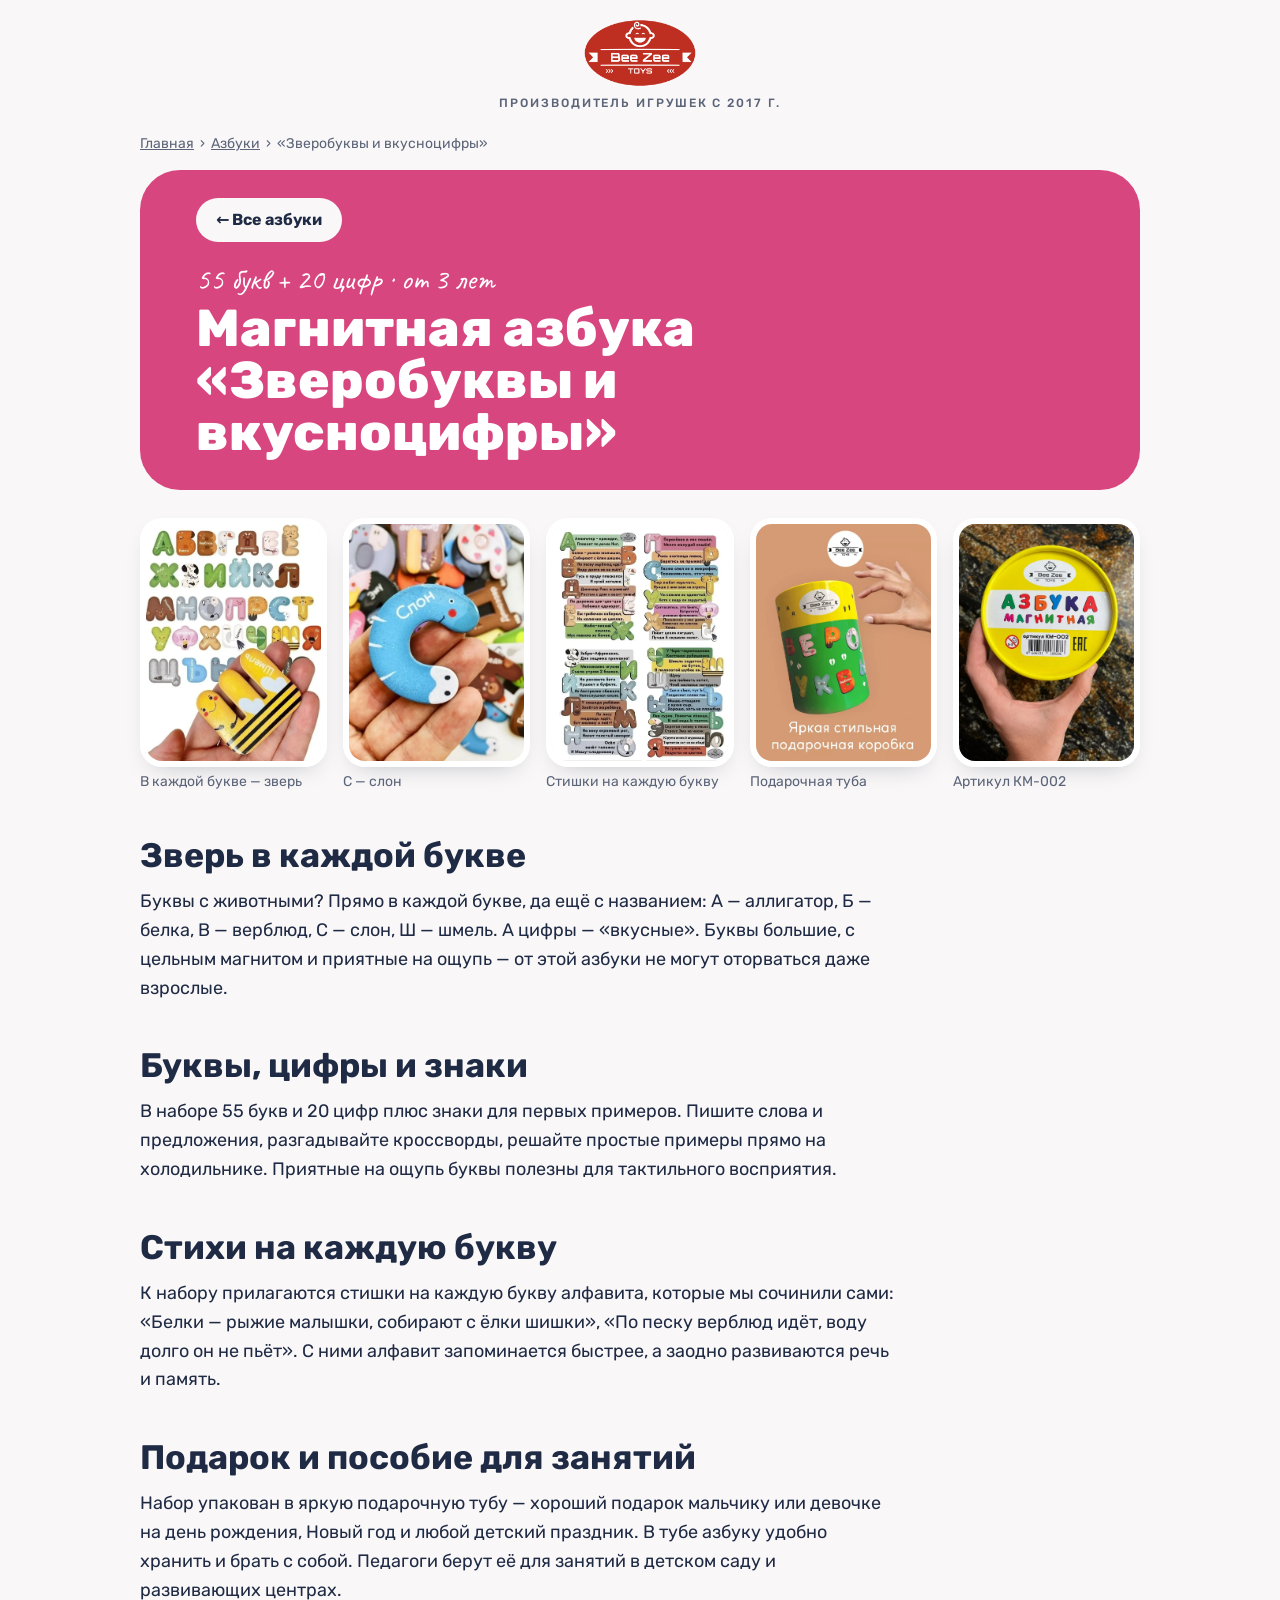
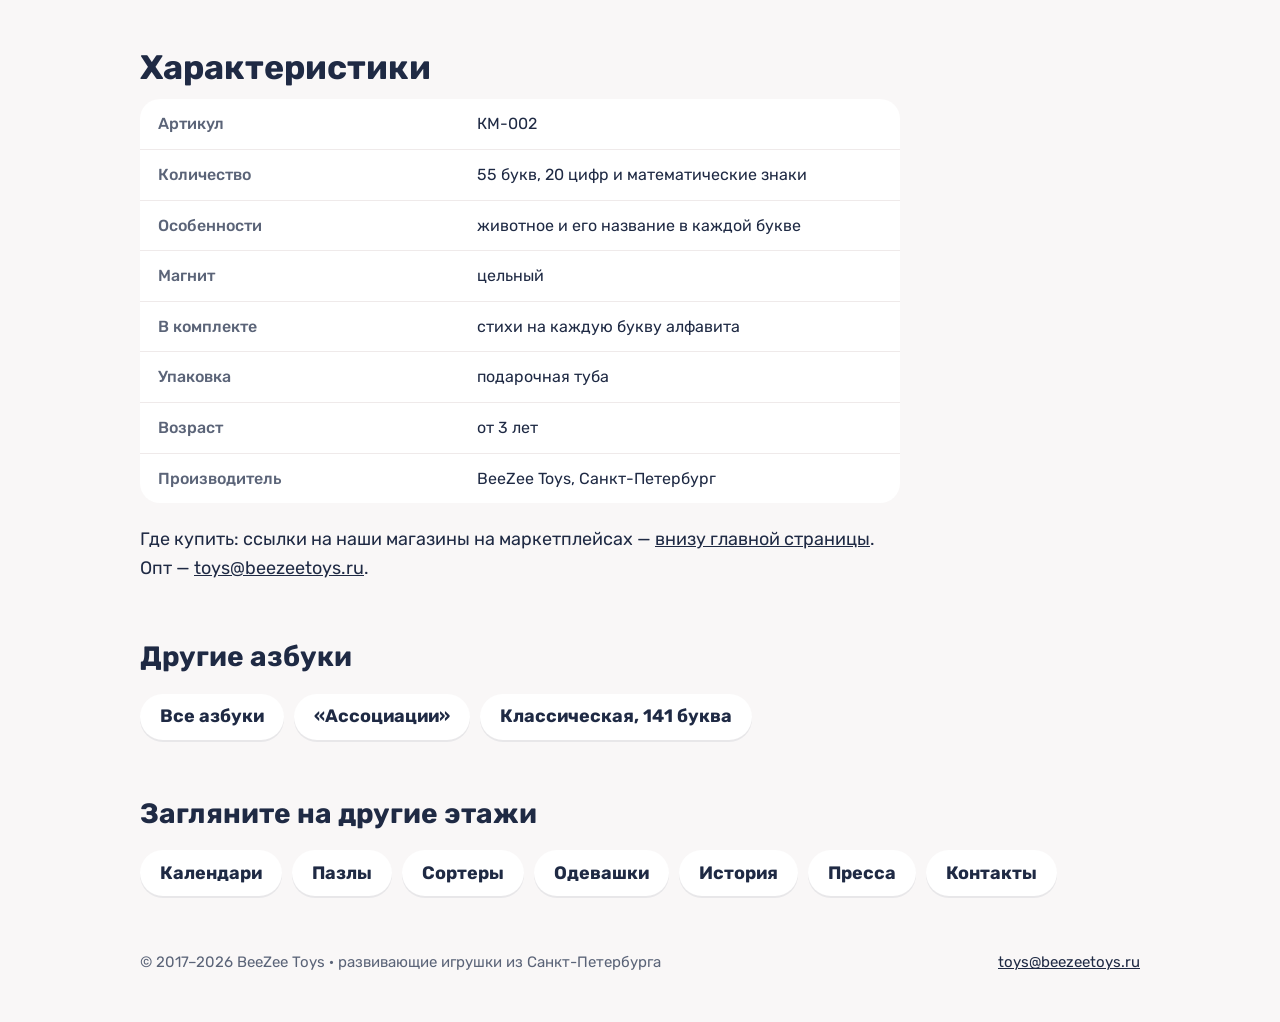
<file: azbuki/zverobukvy/index.html>
<!doctype html>
<html lang="ru">
<head>
<meta charset="utf-8">
<meta name="viewport" content="width=device-width, initial-scale=1">
<title>Магнитная азбука «Зверобуквы и вкусноцифры» — буквы с животными и цифры | BeeZee Toys</title>
<meta name="description" content="Магнитная азбука BeeZee Toys «Зверобуквы и вкусноцифры»: 55 букв с животными и названиями, 20 цифр и знаки, стихи на каждую букву, цельный магнит, подарочная туба. Для детей от 3 лет.">
<link rel="canonical" href="https://beezeetoys.ru/azbuki/zverobukvy/">
<meta property="og:type" content="website">
<meta property="og:site_name" content="BeeZee Toys">
<meta property="og:title" content="Магнитная азбука «Зверобуквы и вкусноцифры» — BeeZee Toys">
<meta property="og:description" content="Зверь и его название в каждой букве, «вкусные» цифры для математики и стишки на каждую букву.">
<meta property="og:url" content="https://beezeetoys.ru/azbuki/zverobukvy/">
<meta property="og:image" content="https://beezeetoys.ru/img/zverobukvy-bukvy.webp">
<meta property="og:locale" content="ru_RU">
<link rel="icon" href="/img/logo.webp">
<link rel="preconnect" href="https://fonts.googleapis.com">
<link href="https://fonts.googleapis.com/css2?family=Rubik:wght@400;500;700;800&family=Caveat:wght@500;700&display=swap" rel="stylesheet">
<link rel="stylesheet" href="/css/page.css?v=a47c7e7a">
<script src="/js/gallery.js?v=5ef77aa1" defer></script>

<script type="application/ld+json">
{
  "@context": "https://schema.org",
  "@graph": [
    {
      "@type": "Product",
      "name": "Магнитная азбука «Зверобуквы и вкусноцифры»",
      "description": "Магнитная азбука BeeZee Toys «Зверобуквы и вкусноцифры»: 55 букв с животными и названиями, 20 цифр и знаки, стихи на каждую букву, цельный магнит, подарочная туба. Для детей от 3 лет.",
      "image": [
        "https://beezeetoys.ru/img/zverobukvy-bukvy.webp",
        "https://beezeetoys.ru/img/zverobukvy-slon.webp",
        "https://beezeetoys.ru/img/zverobukvy-stihi.webp",
        "https://beezeetoys.ru/img/zverobukvy-tuba.webp",
        "https://beezeetoys.ru/img/zverobukvy-kryshka.webp"
      ],
      "brand": {
        "@type": "Brand",
        "name": "BeeZee Toys"
      },
      "manufacturer": {
        "@id": "https://beezeetoys.ru/#org"
      },
      "category": "Магнитные азбуки",
      "sku": "КМ-002"
    },
    {
      "@type": "Organization",
      "@id": "https://beezeetoys.ru/#org",
      "name": "BeeZee Toys",
      "alternateName": [
        "Bee Zee Toys",
        "БиЗи Тойс"
      ],
      "url": "https://beezeetoys.ru/",
      "logo": "https://beezeetoys.ru/img/logo.webp",
      "email": "toys@beezeetoys.ru"
    },
    {
      "@type": "BreadcrumbList",
      "itemListElement": [
        {
          "@type": "ListItem",
          "position": 1,
          "name": "Главная",
          "item": "https://beezeetoys.ru/"
        },
        {
          "@type": "ListItem",
          "position": 2,
          "name": "Азбуки",
          "item": "https://beezeetoys.ru/azbuki/"
        },
        {
          "@type": "ListItem",
          "position": 3,
          "name": "«Зверобуквы и вкусноцифры»",
          "item": "https://beezeetoys.ru/azbuki/zverobukvy/"
        }
      ]
    }
  ]
}
</script>

<!-- Yandex.Metrika counter -->
<script type="text/javascript">
    (function(m,e,t,r,i,k,a){
        m[i]=m[i]||function(){(m[i].a=m[i].a||[]).push(arguments)};
        m[i].l=1*new Date();
        for (var j = 0; j < document.scripts.length; j++) {if (document.scripts[j].src === r) { return; }}
        k=e.createElement(t),a=e.getElementsByTagName(t)[0],k.async=1,k.src=r,a.parentNode.insertBefore(k,a)
    })(window, document,'script','https://mc.yandex.ru/metrika/tag.js', 'ym');
    ym(53527606, 'init', {trackHash:true, clickmap:true, referrer: document.referrer, url: location.href, accurateTrackBounce:true, trackLinks:true});
</script>
<noscript><div><img src="https://mc.yandex.ru/watch/53527606" style="position:absolute; left:-9999px;" alt=""></div></noscript>
<!-- /Yandex.Metrika counter -->
</head>
<body style="--room:#D8467F">

<header class="top">
<a href="/" aria-label="BeeZee Toys — на главную"><img src="/img/logo.webp" alt="BeeZee Toys — развивающие игрушки"></a>
<span class="since">Производитель игрушек с 2017 г.</span>
</header>

<main class="wrap">

<nav class="crumbs" aria-label="Хлебные крошки">
<ol><li><a href="/">Главная</a></li><li><a href="/azbuki/">Азбуки</a></li><li aria-current="page">«Зверобуквы и вкусноцифры»</li></ol>
</nav>

<section class="hero small">
<a class="home" href="/azbuki/">← Все азбуки</a>
<span class="note hand">55 букв + 20 цифр · от 3 лет</span>
<h1>Магнитная азбука «Зверобуквы и вкусноцифры»</h1>
</section>

<div class="gallery">
<figure><img src="/img/zverobukvy-bukvy.webp" alt="Магнитные буквы с животными «Зверобуквы» BeeZee Toys — весь алфавит" width="900" height="1200" loading="lazy"><figcaption>В каждой букве — зверь</figcaption></figure>
<figure><img src="/img/zverobukvy-slon.webp" alt="Магнитная буква С со слоном из азбуки «Зверобуквы»" width="900" height="1200" loading="lazy"><figcaption>С — слон</figcaption></figure>
<figure><img src="/img/zverobukvy-stihi.webp" alt="Стихи на каждую букву алфавита к азбуке «Зверобуквы» BeeZee Toys" width="900" height="1200" loading="lazy"><figcaption>Стишки на каждую букву</figcaption></figure>
<figure><img src="/img/zverobukvy-tuba.webp" alt="Подарочная туба магнитной азбуки «Зверобуквы и вкусноцифры»" width="900" height="1200" loading="lazy"><figcaption>Подарочная туба</figcaption></figure>
<figure><img src="/img/zverobukvy-kryshka.webp" alt="Магнитная азбука BeeZee Toys, артикул КМ-002" width="900" height="1200" loading="lazy"><figcaption>Артикул КМ-002</figcaption></figure>
</div>

<article class="text">
<h2>Зверь в каждой букве</h2>
<p>Буквы с животными? Прямо в каждой букве, да ещё с названием: А — аллигатор, Б — белка, В — верблюд, С — слон, Ш — шмель. А цифры — «вкусные». Буквы большие, с цельным магнитом и приятные на ощупь — от этой азбуки не могут оторваться даже взрослые.</p>
<h2>Буквы, цифры и знаки</h2>
<p>В наборе 55 букв и 20 цифр плюс знаки для первых примеров. Пишите слова и предложения, разгадывайте кроссворды, решайте простые примеры прямо на холодильнике. Приятные на ощупь буквы полезны для тактильного восприятия.</p>
<h2>Стихи на каждую букву</h2>
<p>К набору прилагаются стишки на каждую букву алфавита, которые мы сочинили сами: «Белки — рыжие малышки, собирают с ёлки шишки», «По песку верблюд идёт, воду долго он не пьёт». С ними алфавит запоминается быстрее, а заодно развиваются речь и память.</p>
<h2>Подарок и пособие для занятий</h2>
<p>Набор упакован в яркую подарочную тубу — хороший подарок мальчику или девочке на день рождения, Новый год и любой детский праздник. В тубе азбуку удобно хранить и брать с собой. Педагоги берут её для занятий в детском саду и развивающих центрах.</p>

<h2>Характеристики</h2>
<table class="specs">
<tr><th scope="row">Артикул</th><td>КМ-002</td></tr>
<tr><th scope="row">Количество</th><td>55 букв, 20 цифр и математические знаки</td></tr>
<tr><th scope="row">Особенности</th><td>животное и его название в каждой букве</td></tr>
<tr><th scope="row">Магнит</th><td>цельный</td></tr>
<tr><th scope="row">В комплекте</th><td>стихи на каждую букву алфавита</td></tr>
<tr><th scope="row">Упаковка</th><td>подарочная туба</td></tr>
<tr><th scope="row">Возраст</th><td>от 3 лет</td></tr>
<tr><th scope="row">Производитель</th><td>BeeZee Toys, Санкт-Петербург</td></tr>
</table>

<p style="margin-top:22px">Где купить: ссылки на наши магазины на маркетплейсах — <a href="/#buy">внизу главной страницы</a>. Опт — <a href="mailto:toys@beezeetoys.ru">toys@beezeetoys.ru</a>.</p>
</article>

<nav class="rooms" aria-label="Другие азбуки">
<h2>Другие азбуки</h2>
<ul><li><a href="/azbuki/">Все азбуки</a></li><li><a href="/azbuki/associacii/">«Ассоциации»</a></li><li><a href="/azbuki/klassika/">Классическая, 141 буква</a></li></ul>
</nav>

<nav class="rooms" aria-label="Другие этажи дома">
<h2>Загляните на другие этажи</h2>
<ul>
<li><a href="/kalendari/">Календари</a></li>
<li><a href="/pazly/">Пазлы</a></li>
<li><a href="/sortery/">Сортеры</a></li>
<li><a href="/odevashki/">Одевашки</a></li>
<li><a href="/istoriya/">История</a></li>
<li><a href="/pressa/">Пресса</a></li>
<li><a href="/kontakty/">Контакты</a></li>
</ul>
</nav>

</main>

<footer>
<span>© 2017–2026 BeeZee Toys · развивающие игрушки из Санкт-Петербурга</span>
<a href="mailto:toys@beezeetoys.ru">toys@beezeetoys.ru</a>
</footer>

</body>
</html>
</file>
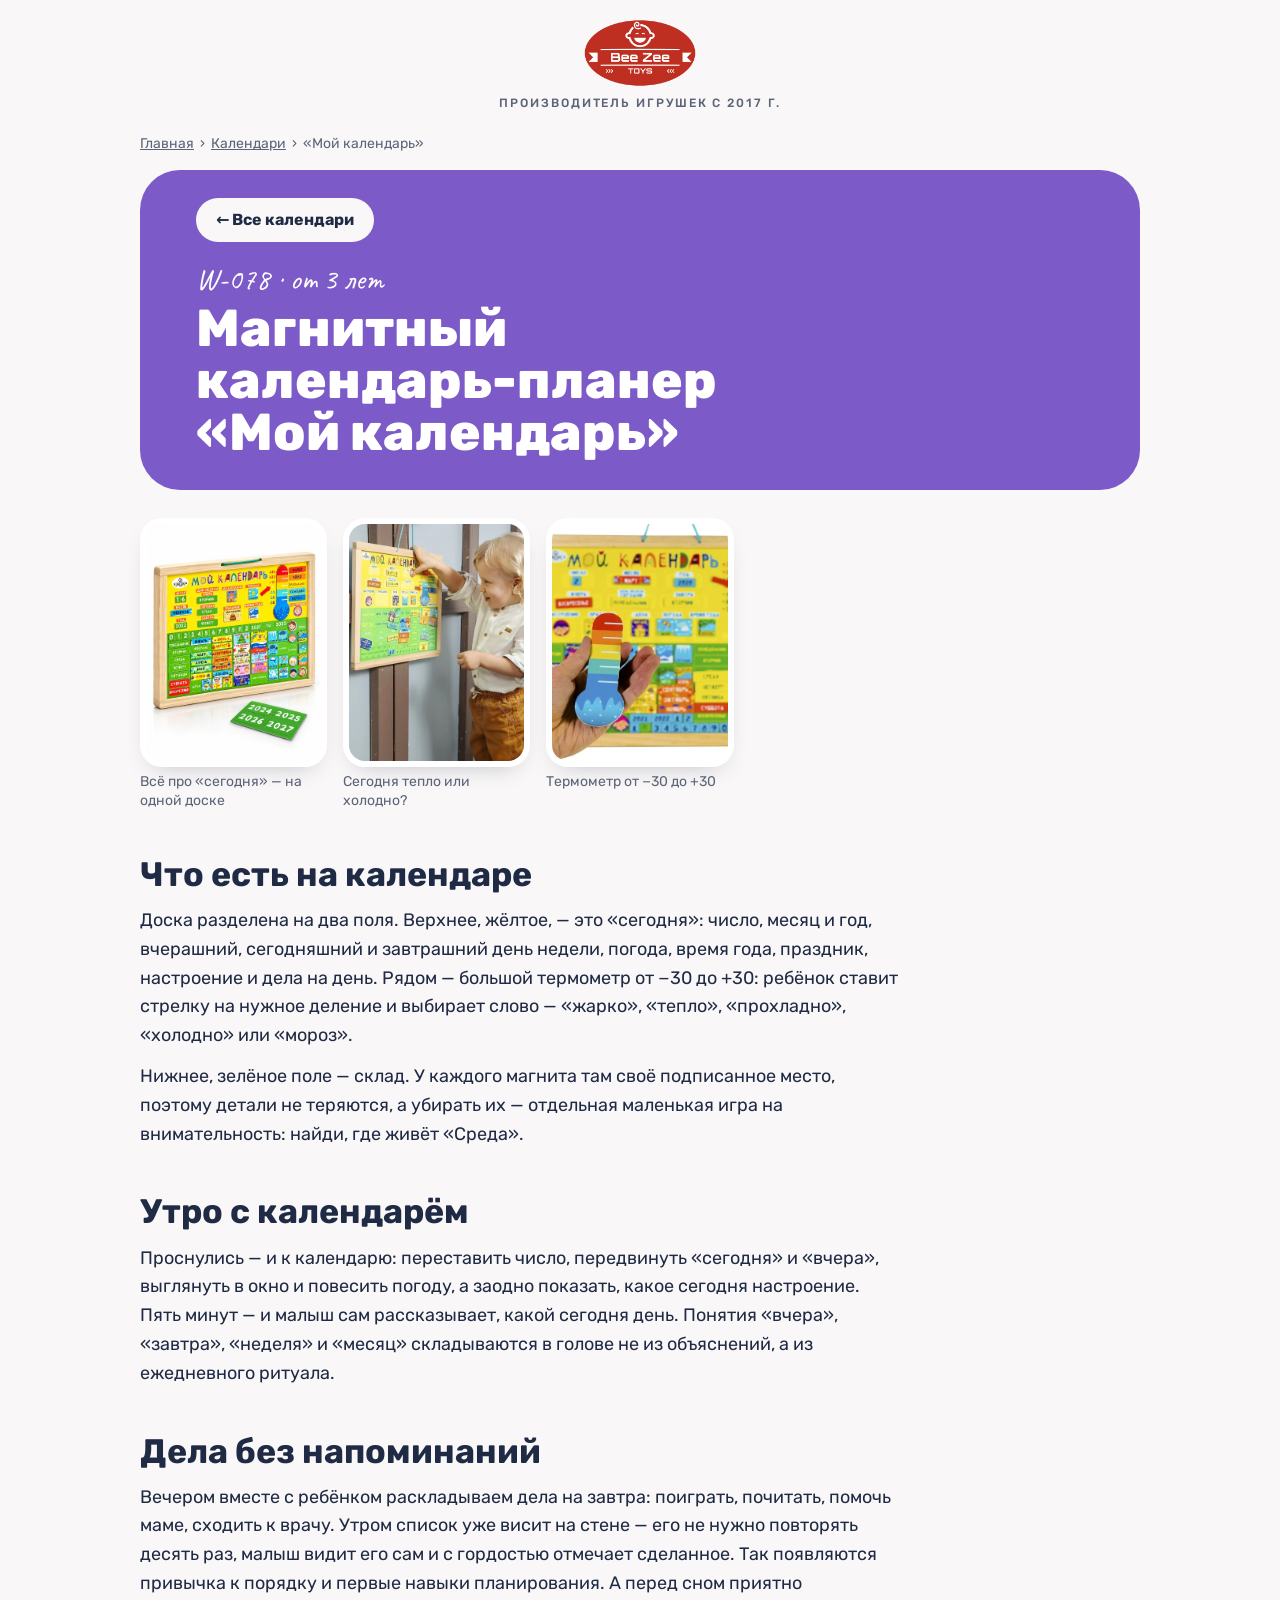
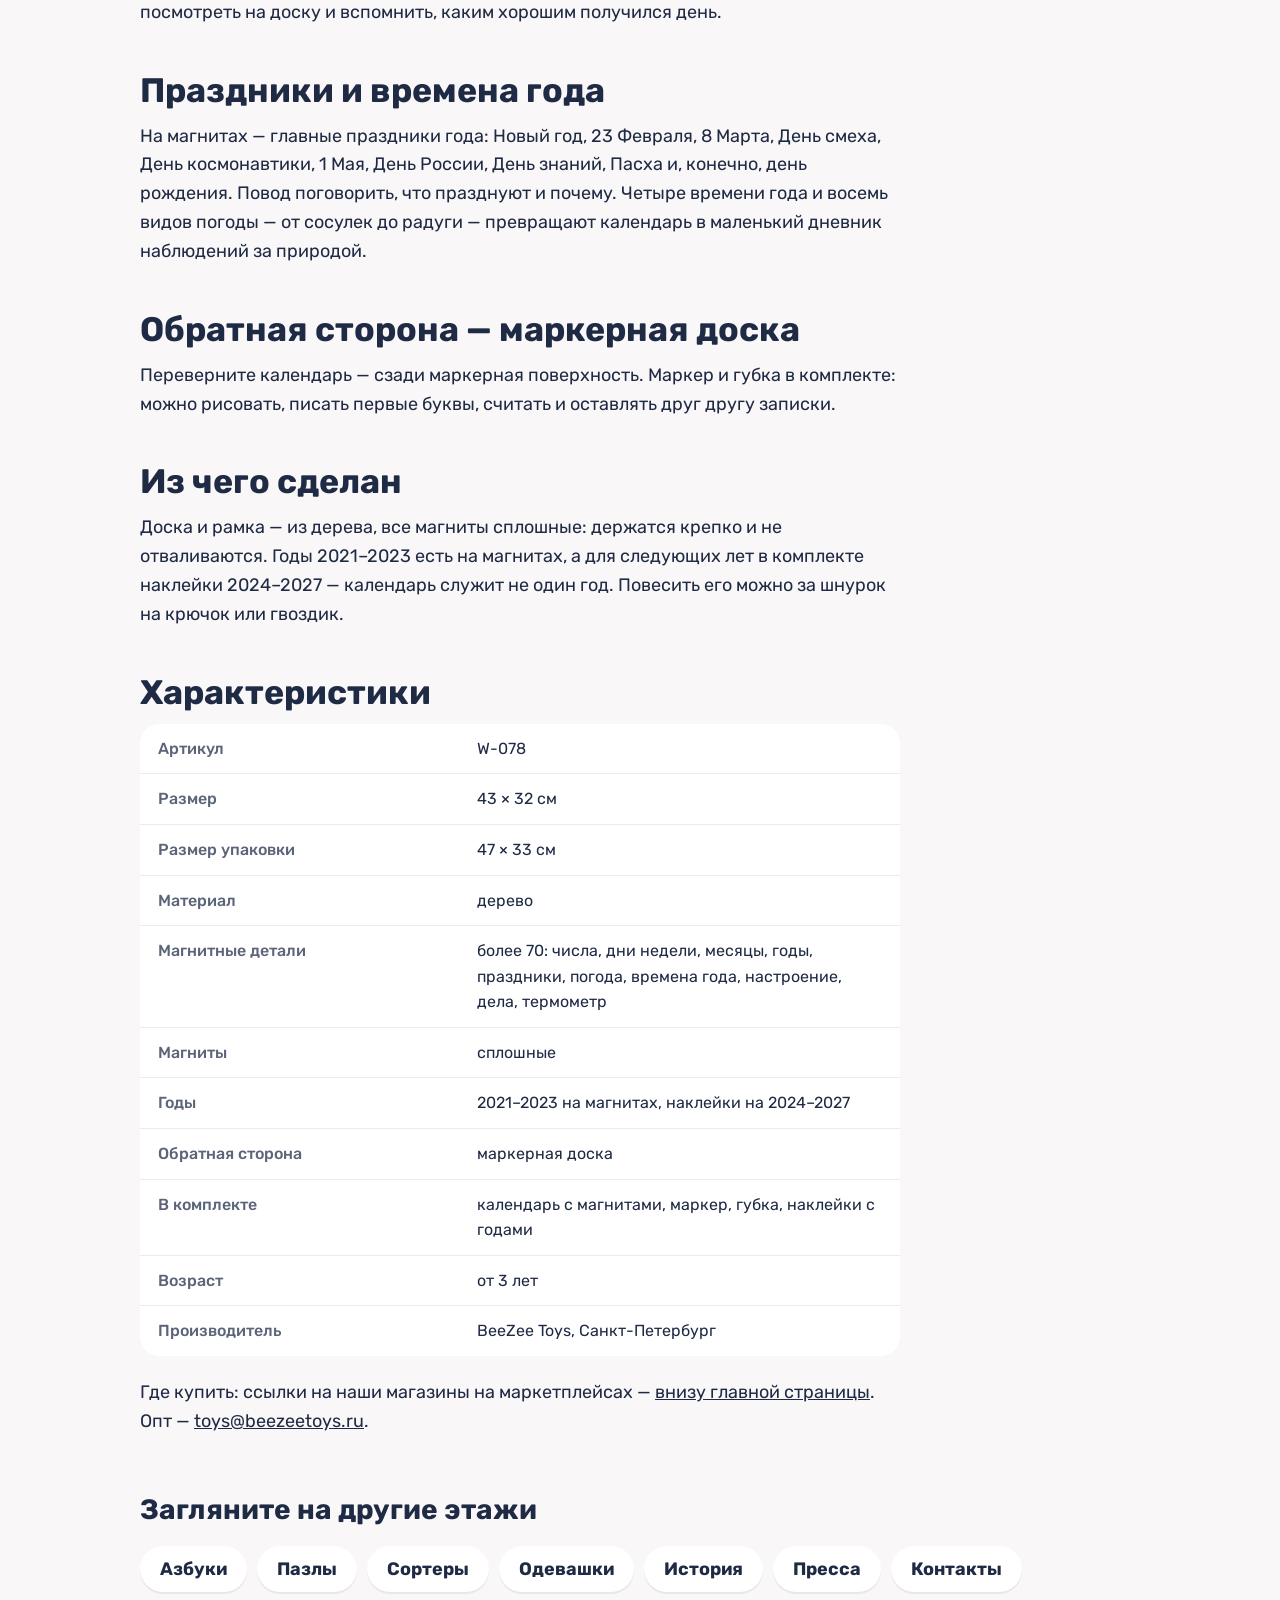
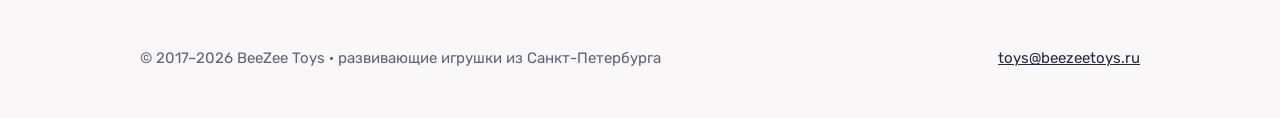
<file: kalendari/moj-kalendar/index.html>
<!doctype html>
<html lang="ru">
<head>
<meta charset="utf-8">
<meta name="viewport" content="width=device-width, initial-scale=1">
<title>Магнитный календарь «Мой календарь» — деревянный планер для детей | BeeZee Toys</title>
<meta name="description" content="Детский магнитный календарь-планер BeeZee Toys «Мой календарь»: число, дни недели, месяцы, погода, термометр, праздники, времена года, настроение и дела. Деревянная доска 43×32 см, сзади маркерная поверхность. От 3 лет.">
<link rel="canonical" href="https://beezeetoys.ru/kalendari/moj-kalendar/">
<meta property="og:type" content="website">
<meta property="og:site_name" content="BeeZee Toys">
<meta property="og:title" content="Магнитный календарь-планер «Мой календарь» — BeeZee Toys">
<meta property="og:description" content="Дата, погода с термометром, праздники, настроение и дела на день. Сзади — маркерная доска.">
<meta property="og:url" content="https://beezeetoys.ru/kalendari/moj-kalendar/">
<meta property="og:image" content="https://beezeetoys.ru/img/moj-kalendar.webp">
<meta property="og:locale" content="ru_RU">
<link rel="icon" href="/img/logo.webp">
<link rel="preconnect" href="https://fonts.googleapis.com">
<link href="https://fonts.googleapis.com/css2?family=Rubik:wght@400;500;700;800&family=Caveat:wght@500;700&display=swap" rel="stylesheet">
<link rel="stylesheet" href="/css/page.css?v=a47c7e7a">
<script src="/js/gallery.js?v=5ef77aa1" defer></script>

<script type="application/ld+json">
{
  "@context": "https://schema.org",
  "@graph": [
    {
      "@type": "Product",
      "name": "Магнитный календарь-планер «Мой календарь»",
      "description": "Детский магнитный календарь-планер BeeZee Toys «Мой календарь»: число, дни недели, месяцы, погода, термометр, праздники, времена года, настроение и дела. Деревянная доска 43×32 см, сзади маркерная поверхность. От 3 лет.",
      "image": [
        "https://beezeetoys.ru/img/moj-kalendar.webp",
        "https://beezeetoys.ru/img/moj-kalendar-malysh.webp",
        "https://beezeetoys.ru/img/moj-kalendar-termometr.webp"
      ],
      "brand": {
        "@type": "Brand",
        "name": "BeeZee Toys"
      },
      "manufacturer": {
        "@id": "https://beezeetoys.ru/#org"
      },
      "category": "Детские календари",
      "sku": "W-078"
    },
    {
      "@type": "Organization",
      "@id": "https://beezeetoys.ru/#org",
      "name": "BeeZee Toys",
      "alternateName": [
        "Bee Zee Toys",
        "БиЗи Тойс"
      ],
      "url": "https://beezeetoys.ru/",
      "logo": "https://beezeetoys.ru/img/logo.webp",
      "email": "toys@beezeetoys.ru"
    },
    {
      "@type": "BreadcrumbList",
      "itemListElement": [
        {
          "@type": "ListItem",
          "position": 1,
          "name": "Главная",
          "item": "https://beezeetoys.ru/"
        },
        {
          "@type": "ListItem",
          "position": 2,
          "name": "Календари",
          "item": "https://beezeetoys.ru/kalendari/"
        },
        {
          "@type": "ListItem",
          "position": 3,
          "name": "«Мой календарь»",
          "item": "https://beezeetoys.ru/kalendari/moj-kalendar/"
        }
      ]
    }
  ]
}
</script>

<!-- Yandex.Metrika counter -->
<script type="text/javascript">
    (function(m,e,t,r,i,k,a){
        m[i]=m[i]||function(){(m[i].a=m[i].a||[]).push(arguments)};
        m[i].l=1*new Date();
        for (var j = 0; j < document.scripts.length; j++) {if (document.scripts[j].src === r) { return; }}
        k=e.createElement(t),a=e.getElementsByTagName(t)[0],k.async=1,k.src=r,a.parentNode.insertBefore(k,a)
    })(window, document,'script','https://mc.yandex.ru/metrika/tag.js', 'ym');
    ym(53527606, 'init', {trackHash:true, clickmap:true, referrer: document.referrer, url: location.href, accurateTrackBounce:true, trackLinks:true});
</script>
<noscript><div><img src="https://mc.yandex.ru/watch/53527606" style="position:absolute; left:-9999px;" alt=""></div></noscript>
<!-- /Yandex.Metrika counter -->
</head>
<body style="--room:#7C5BC9">

<header class="top">
<a href="/" aria-label="BeeZee Toys — на главную"><img src="/img/logo.webp" alt="BeeZee Toys — развивающие игрушки"></a>
<span class="since">Производитель игрушек с 2017 г.</span>
</header>

<main class="wrap">

<nav class="crumbs" aria-label="Хлебные крошки">
<ol><li><a href="/">Главная</a></li><li><a href="/kalendari/">Календари</a></li><li aria-current="page">«Мой календарь»</li></ol>
</nav>

<section class="hero small">
<a class="home" href="/kalendari/">← Все календари</a>
<span class="note hand">W-078 · от 3 лет</span>
<h1>Магнитный календарь-планер «Мой календарь»</h1>
</section>

<div class="gallery">
<figure><img src="/img/moj-kalendar.webp" alt="Детский магнитный календарь BeeZee Toys «Мой календарь» на деревянной доске и наклейки с годами 2024–2027" width="900" height="1200" loading="lazy"><figcaption>Всё про «сегодня» — на одной доске</figcaption></figure>
<figure><img src="/img/moj-kalendar-malysh.webp" alt="Малыш выставляет температуру на магнитном календаре «Мой календарь» BeeZee Toys" width="900" height="1200" loading="lazy"><figcaption>Сегодня тепло или холодно?</figcaption></figure>
<figure><img src="/img/moj-kalendar-termometr.webp" alt="Магнитный термометр из детского календаря погоды BeeZee Toys" width="900" height="1200" loading="lazy"><figcaption>Термометр от −30 до +30</figcaption></figure>
</div>

<article class="text">
<h2>Что есть на календаре</h2>
<p>Доска разделена на два поля. Верхнее, жёлтое, — это «сегодня»: число, месяц и год, вчерашний, сегодняшний и завтрашний день недели, погода, время года, праздник, настроение и дела на день. Рядом — большой термометр от −30 до +30: ребёнок ставит стрелку на нужное деление и выбирает слово — «жарко», «тепло», «прохладно», «холодно» или «мороз».</p>
<p>Нижнее, зелёное поле — склад. У каждого магнита там своё подписанное место, поэтому детали не теряются, а убирать их — отдельная маленькая игра на внимательность: найди, где живёт «Среда».</p>
<h2>Утро с календарём</h2>
<p>Проснулись — и к календарю: переставить число, передвинуть «сегодня» и «вчера», выглянуть в окно и повесить погоду, а заодно показать, какое сегодня настроение. Пять минут — и малыш сам рассказывает, какой сегодня день. Понятия «вчера», «завтра», «неделя» и «месяц» складываются в голове не из объяснений, а из ежедневного ритуала.</p>
<h2>Дела без напоминаний</h2>
<p>Вечером вместе с ребёнком раскладываем дела на завтра: поиграть, почитать, помочь маме, сходить к врачу. Утром список уже висит на стене — его не нужно повторять десять раз, малыш видит его сам и с гордостью отмечает сделанное. Так появляются привычка к порядку и первые навыки планирования. А перед сном приятно посмотреть на доску и вспомнить, каким хорошим получился день.</p>
<h2>Праздники и времена года</h2>
<p>На магнитах — главные праздники года: Новый год, 23 Февраля, 8 Марта, День смеха, День космонавтики, 1 Мая, День России, День знаний, Пасха и, конечно, день рождения. Повод поговорить, что празднуют и почему. Четыре времени года и восемь видов погоды — от сосулек до радуги — превращают календарь в маленький дневник наблюдений за природой.</p>
<h2>Обратная сторона — маркерная доска</h2>
<p>Переверните календарь — сзади маркерная поверхность. Маркер и губка в комплекте: можно рисовать, писать первые буквы, считать и оставлять друг другу записки.</p>
<h2>Из чего сделан</h2>
<p>Доска и рамка — из дерева, все магниты сплошные: держатся крепко и не отваливаются. Годы 2021–2023 есть на магнитах, а для следующих лет в комплекте наклейки 2024–2027 — календарь служит не один год. Повесить его можно за шнурок на крючок или гвоздик.</p>

<h2>Характеристики</h2>
<table class="specs">
<tr><th scope="row">Артикул</th><td>W-078</td></tr>
<tr><th scope="row">Размер</th><td>43 × 32 см</td></tr>
<tr><th scope="row">Размер упаковки</th><td>47 × 33 см</td></tr>
<tr><th scope="row">Материал</th><td>дерево</td></tr>
<tr><th scope="row">Магнитные детали</th><td>более 70: числа, дни недели, месяцы, годы, праздники, погода, времена года, настроение, дела, термометр</td></tr>
<tr><th scope="row">Магниты</th><td>сплошные</td></tr>
<tr><th scope="row">Годы</th><td>2021–2023 на магнитах, наклейки на 2024–2027</td></tr>
<tr><th scope="row">Обратная сторона</th><td>маркерная доска</td></tr>
<tr><th scope="row">В комплекте</th><td>календарь с магнитами, маркер, губка, наклейки с годами</td></tr>
<tr><th scope="row">Возраст</th><td>от 3 лет</td></tr>
<tr><th scope="row">Производитель</th><td>BeeZee Toys, Санкт-Петербург</td></tr>
</table>

<p style="margin-top:22px">Где купить: ссылки на наши магазины на маркетплейсах — <a href="/#buy">внизу главной страницы</a>. Опт — <a href="mailto:toys@beezeetoys.ru">toys@beezeetoys.ru</a>.</p>
</article>

<nav class="rooms" aria-label="Другие этажи дома">
<h2>Загляните на другие этажи</h2>
<ul>
<li><a href="/azbuki/">Азбуки</a></li>
<li><a href="/pazly/">Пазлы</a></li>
<li><a href="/sortery/">Сортеры</a></li>
<li><a href="/odevashki/">Одевашки</a></li>
<li><a href="/istoriya/">История</a></li>
<li><a href="/pressa/">Пресса</a></li>
<li><a href="/kontakty/">Контакты</a></li>
</ul>
</nav>

</main>

<footer>
<span>© 2017–2026 BeeZee Toys · развивающие игрушки из Санкт-Петербурга</span>
<a href="mailto:toys@beezeetoys.ru">toys@beezeetoys.ru</a>
</footer>

</body>
</html>
</file>
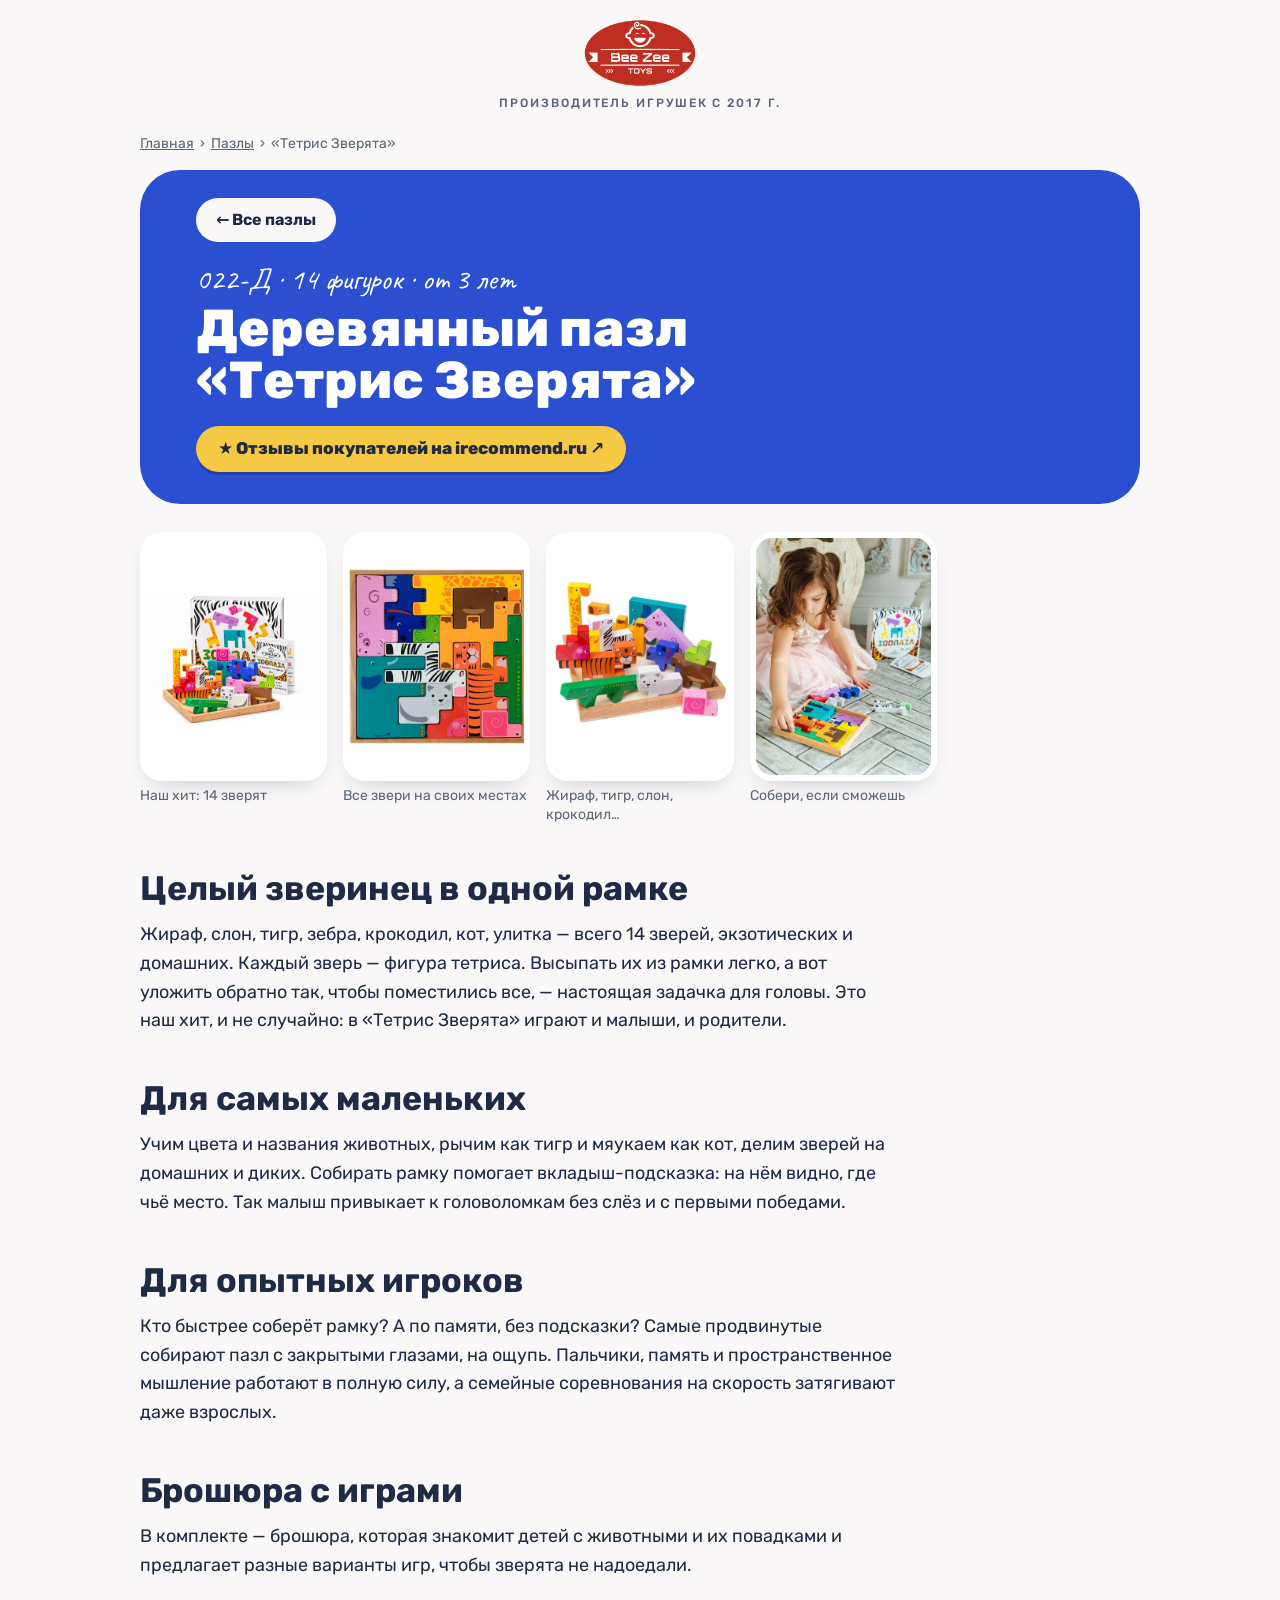
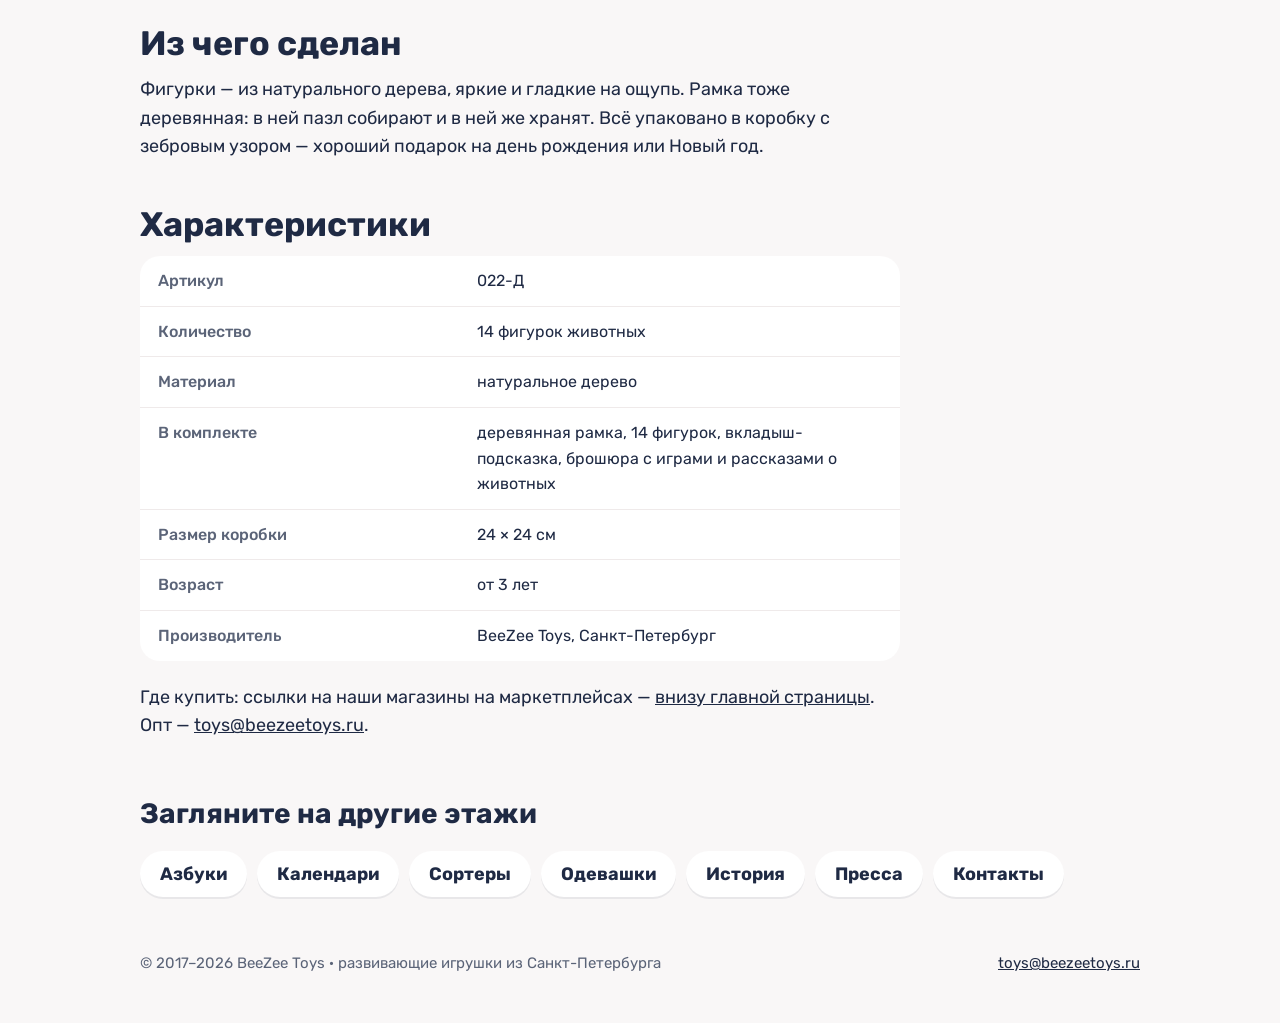
<file: pazly/tetris-zveryata/index.html>
<!doctype html>
<html lang="ru">
<head>
<meta charset="utf-8">
<meta name="viewport" content="width=device-width, initial-scale=1">
<title>«Тетрис Зверята» — деревянный пазл с животными, 14 фигурок | BeeZee Toys</title>
<meta name="description" content="Деревянный пазл-тетрис BeeZee Toys «Тетрис Зверята»: 14 экзотических и домашних животных в рамке, вкладыш-подсказка и брошюра с играми. Развивает пространственное мышление, память и моторику. От 3 лет.">
<link rel="canonical" href="https://beezeetoys.ru/pazly/tetris-zveryata/">
<meta property="og:type" content="website">
<meta property="og:site_name" content="BeeZee Toys">
<meta property="og:title" content="Деревянный пазл «Тетрис Зверята» — BeeZee Toys">
<meta property="og:description" content="14 зверей из натурального дерева в одной рамке. Сложить всех обратно — задачка для головы.">
<meta property="og:url" content="https://beezeetoys.ru/pazly/tetris-zveryata/">
<meta property="og:image" content="https://beezeetoys.ru/img/tetris-zveryata.webp">
<meta property="og:locale" content="ru_RU">
<link rel="icon" href="/img/logo.webp">
<link rel="preconnect" href="https://fonts.googleapis.com">
<link href="https://fonts.googleapis.com/css2?family=Rubik:wght@400;500;700;800&family=Caveat:wght@500;700&display=swap" rel="stylesheet">
<link rel="stylesheet" href="/css/page.css?v=a47c7e7a">
<script src="/js/gallery.js?v=5ef77aa1" defer></script>

<script type="application/ld+json">
{
  "@context": "https://schema.org",
  "@graph": [
    {
      "@type": "Product",
      "name": "Деревянный пазл «Тетрис Зверята»",
      "description": "Деревянный пазл-тетрис BeeZee Toys «Тетрис Зверята»: 14 экзотических и домашних животных в рамке, вкладыш-подсказка и брошюра с играми. Развивает пространственное мышление, память и моторику. От 3 лет.",
      "image": [
        "https://beezeetoys.ru/img/tetris-zveryata.webp",
        "https://beezeetoys.ru/img/tetris-zveryata-ramka.webp",
        "https://beezeetoys.ru/img/tetris-zveryata-figurki.webp",
        "https://beezeetoys.ru/img/tetris-zveryata-devochka.webp"
      ],
      "brand": {
        "@type": "Brand",
        "name": "BeeZee Toys"
      },
      "manufacturer": {
        "@id": "https://beezeetoys.ru/#org"
      },
      "category": "Детские пазлы и головоломки",
      "sku": "022-Д"
    },
    {
      "@type": "Organization",
      "@id": "https://beezeetoys.ru/#org",
      "name": "BeeZee Toys",
      "alternateName": [
        "Bee Zee Toys",
        "БиЗи Тойс"
      ],
      "url": "https://beezeetoys.ru/",
      "logo": "https://beezeetoys.ru/img/logo.webp",
      "email": "toys@beezeetoys.ru"
    },
    {
      "@type": "BreadcrumbList",
      "itemListElement": [
        {
          "@type": "ListItem",
          "position": 1,
          "name": "Главная",
          "item": "https://beezeetoys.ru/"
        },
        {
          "@type": "ListItem",
          "position": 2,
          "name": "Пазлы",
          "item": "https://beezeetoys.ru/pazly/"
        },
        {
          "@type": "ListItem",
          "position": 3,
          "name": "«Тетрис Зверята»",
          "item": "https://beezeetoys.ru/pazly/tetris-zveryata/"
        }
      ]
    }
  ]
}
</script>

<!-- Yandex.Metrika counter -->
<script type="text/javascript">
    (function(m,e,t,r,i,k,a){
        m[i]=m[i]||function(){(m[i].a=m[i].a||[]).push(arguments)};
        m[i].l=1*new Date();
        for (var j = 0; j < document.scripts.length; j++) {if (document.scripts[j].src === r) { return; }}
        k=e.createElement(t),a=e.getElementsByTagName(t)[0],k.async=1,k.src=r,a.parentNode.insertBefore(k,a)
    })(window, document,'script','https://mc.yandex.ru/metrika/tag.js', 'ym');
    ym(53527606, 'init', {trackHash:true, clickmap:true, referrer: document.referrer, url: location.href, accurateTrackBounce:true, trackLinks:true});
</script>
<noscript><div><img src="https://mc.yandex.ru/watch/53527606" style="position:absolute; left:-9999px;" alt=""></div></noscript>
<!-- /Yandex.Metrika counter -->
</head>
<body style="--room:#2A4FD0">

<header class="top">
<a href="/" aria-label="BeeZee Toys — на главную"><img src="/img/logo.webp" alt="BeeZee Toys — развивающие игрушки"></a>
<span class="since">Производитель игрушек с 2017 г.</span>
</header>

<main class="wrap">

<nav class="crumbs" aria-label="Хлебные крошки">
<ol><li><a href="/">Главная</a></li><li><a href="/pazly/">Пазлы</a></li><li aria-current="page">«Тетрис Зверята»</li></ol>
</nav>

<section class="hero small">
<a class="home" href="/pazly/">← Все пазлы</a>
<span class="note hand">022-Д · 14 фигурок · от 3 лет</span>
<h1>Деревянный пазл «Тетрис Зверята»</h1>
<a class="reviews" href="https://irecommend.ru/content/beezee-toys-zoopazl-derevyannyi-14-zhivotnykh" target="_blank" rel="noopener">★ Отзывы покупателей на irecommend.ru ↗</a>
</section>

<div class="gallery">
<figure><img src="/img/tetris-zveryata.webp" alt="Деревянный пазл с животными «Тетрис Зверята» BeeZee Toys: 14 фигурок, рамка, коробка и брошюра" width="900" height="1200" loading="lazy"><figcaption>Наш хит: 14 зверят</figcaption></figure>
<figure><img src="/img/tetris-zveryata-ramka.webp" alt="Собранный деревянный тетрис с животными BeeZee Toys в рамке" width="900" height="1200" loading="lazy"><figcaption>Все звери на своих местах</figcaption></figure>
<figure><img src="/img/tetris-zveryata-figurki.webp" alt="Деревянные фигурки животных из пазла «Тетрис Зверята»: жираф, тигр, слон, крокодил, кот" width="900" height="1200" loading="lazy"><figcaption>Жираф, тигр, слон, крокодил…</figcaption></figure>
<figure><img src="/img/tetris-zveryata-devochka.webp" alt="Девочка собирает деревянный пазл животные «Тетрис Зверята» BeeZee Toys" width="900" height="1200" loading="lazy"><figcaption>Собери, если сможешь</figcaption></figure>
</div>

<article class="text">
<h2>Целый зверинец в одной рамке</h2>
<p>Жираф, слон, тигр, зебра, крокодил, кот, улитка — всего 14 зверей, экзотических и домашних. Каждый зверь — фигура тетриса. Высыпать их из рамки легко, а вот уложить обратно так, чтобы поместились все, — настоящая задачка для головы. Это наш хит, и не случайно: в «Тетрис Зверята» играют и малыши, и родители.</p>
<h2>Для самых маленьких</h2>
<p>Учим цвета и названия животных, рычим как тигр и мяукаем как кот, делим зверей на домашних и диких. Собирать рамку помогает вкладыш-подсказка: на нём видно, где чьё место. Так малыш привыкает к головоломкам без слёз и с первыми победами.</p>
<h2>Для опытных игроков</h2>
<p>Кто быстрее соберёт рамку? А по памяти, без подсказки? Самые продвинутые собирают пазл с закрытыми глазами, на ощупь. Пальчики, память и пространственное мышление работают в полную силу, а семейные соревнования на скорость затягивают даже взрослых.</p>
<h2>Брошюра с играми</h2>
<p>В комплекте — брошюра, которая знакомит детей с животными и их повадками и предлагает разные варианты игр, чтобы зверята не надоедали.</p>
<h2>Из чего сделан</h2>
<p>Фигурки — из натурального дерева, яркие и гладкие на ощупь. Рамка тоже деревянная: в ней пазл собирают и в ней же хранят. Всё упаковано в коробку с зебровым узором — хороший подарок на день рождения или Новый год.</p>

<h2>Характеристики</h2>
<table class="specs">
<tr><th scope="row">Артикул</th><td>022-Д</td></tr>
<tr><th scope="row">Количество</th><td>14 фигурок животных</td></tr>
<tr><th scope="row">Материал</th><td>натуральное дерево</td></tr>
<tr><th scope="row">В комплекте</th><td>деревянная рамка, 14 фигурок, вкладыш-подсказка, брошюра с играми и рассказами о животных</td></tr>
<tr><th scope="row">Размер коробки</th><td>24 × 24 см</td></tr>
<tr><th scope="row">Возраст</th><td>от 3 лет</td></tr>
<tr><th scope="row">Производитель</th><td>BeeZee Toys, Санкт-Петербург</td></tr>
</table>

<p style="margin-top:22px">Где купить: ссылки на наши магазины на маркетплейсах — <a href="/#buy">внизу главной страницы</a>. Опт — <a href="mailto:toys@beezeetoys.ru">toys@beezeetoys.ru</a>.</p>
</article>

<nav class="rooms" aria-label="Другие этажи дома">
<h2>Загляните на другие этажи</h2>
<ul>
<li><a href="/azbuki/">Азбуки</a></li>
<li><a href="/kalendari/">Календари</a></li>
<li><a href="/sortery/">Сортеры</a></li>
<li><a href="/odevashki/">Одевашки</a></li>
<li><a href="/istoriya/">История</a></li>
<li><a href="/pressa/">Пресса</a></li>
<li><a href="/kontakty/">Контакты</a></li>
</ul>
</nav>

</main>

<footer>
<span>© 2017–2026 BeeZee Toys · развивающие игрушки из Санкт-Петербурга</span>
<a href="mailto:toys@beezeetoys.ru">toys@beezeetoys.ru</a>
</footer>

</body>
</html>
</file>
<file: css/page.css>
/* Общие стили страниц разделов (azbuki, kalendari, …). Цвет раздела задаётся в <body style="--room:#…"> */
:root{--ink:#1F2A44;--paper:#F9F7F7;--muted:#5B6478;--room:#D8467F}
*{box-sizing:border-box}
html{scroll-behavior:smooth}
body{margin:0;background:var(--paper);color:var(--ink);font:400 18px/1.6 Rubik,system-ui,sans-serif;overflow-x:hidden}
a{color:var(--ink)}a:hover{color:var(--room)}
img{max-width:100%}
.hand{font-family:Caveat,cursive}

/* шапка — как на главной */
.top{max-width:1320px;margin:0 auto;padding:18px 24px 10px;display:flex;flex-direction:column;align-items:center;gap:6px}
.top img{display:block;width:112px;height:70px;object-fit:contain}
.since{font-size:12px;font-weight:500;letter-spacing:.16em;text-transform:uppercase;color:var(--muted)}

.wrap{max-width:1040px;margin:0 auto;padding:0 20px}

/* хлебные крошки */
.crumbs{font-size:14px;color:var(--muted);margin:10px 0 14px}
.crumbs ol{list-style:none;margin:0;padding:0;display:flex;flex-wrap:wrap;gap:6px}
.crumbs li+li::before{content:"›";margin-right:6px}
.crumbs a{color:var(--muted)}

/* цветная шапка раздела */
.hero{position:relative;overflow:hidden;background:var(--room);color:#fff;border-radius:40px;padding:34px clamp(24px,5vw,56px) 40px}
.hero .home{display:inline-flex;align-items:center;min-height:44px;padding:0 20px;border-radius:999px;background:var(--paper);color:var(--ink);font-weight:700;font-size:16px;text-decoration:none;transition:transform .25s cubic-bezier(.34,1.56,.64,1)}
.hero .home:hover{transform:scale(1.06) rotate(-2deg);color:var(--ink)}
.hero .note{display:block;font-size:30px;line-height:1;margin:22px 0 8px}
.hero h1{position:relative;margin:0;max-width:640px;font-size:clamp(38px,6vw,64px);font-weight:800;line-height:1}
.hero .lead{position:relative;margin:16px 0 0;font-size:19px;line-height:1.55;max-width:620px}
.hero .deco{position:absolute;right:3%;bottom:0;top:0;width:30%;pointer-events:none}
.hero .deco img{position:absolute;width:auto;filter:drop-shadow(0 4px 6px rgba(0,0,0,.18));animation:bob 5s ease-in-out infinite}
@media (max-width:900px){.hero .deco{display:none}}

/* фото */
.gallery{display:grid;grid-template-columns:repeat(auto-fill,minmax(170px,1fr));gap:16px;margin:28px 0 8px}
.gallery figure{margin:0}
.gallery img{display:block;width:100%;height:auto;aspect-ratio:3/4;object-fit:cover;border-radius:22px;border:6px solid #fff;box-shadow:0 10px 24px -14px rgba(31,42,68,.35)}
.gallery figcaption{font-size:14px;color:var(--muted);margin-top:6px;line-height:1.35}

/* текст */
.text{max-width:760px}
.text h2{font-size:clamp(26px,3.4vw,34px);line-height:1.15;margin:44px 0 12px}
.text h3{font-size:21px;margin:26px 0 6px}
.text p,.text li{margin:0 0 12px}
.text ul,.text ol{padding-left:22px}
.cards{display:grid;grid-template-columns:repeat(auto-fit,minmax(230px,1fr));gap:16px;margin:18px 0}
.card{background:#fff;border-radius:24px;padding:22px}
.card .tag{display:block;font-size:14px;font-weight:700;color:var(--room)}
.card strong{display:block;font-size:20px;line-height:1.25;margin:4px 0 6px}
.card p{margin:0;font-size:16px;line-height:1.5}

/* карточки товаров внутри раздела */
.text.wide{max-width:none}
.text.wide>p{max-width:760px}
.product{background:#fff;border-radius:32px;padding:26px clamp(20px,3vw,34px) 22px;margin:22px 0}
.product .product-head .tag{display:block;font-size:14px;font-weight:700;color:var(--room)}
.product h3{font-size:clamp(23px,2.6vw,28px);line-height:1.2;margin:4px 0 0}
.product .gallery{margin:18px 0 14px}
.product p{max-width:760px}
.facts{list-style:none;padding:0!important;margin:14px 0 0;display:flex;flex-wrap:wrap;gap:8px}
.facts li{margin:0;padding:6px 14px;border-radius:999px;background:var(--paper);font-size:15px;font-weight:500}

/* вопросы-ответы */
.faq details{background:#fff;border-radius:20px;padding:16px 22px;margin:0 0 12px}
.faq summary{cursor:pointer;font-weight:700}
.faq details p{margin:10px 0 0}

/* другие этажи */
.rooms{margin:52px 0 30px}
.rooms h2{font-size:28px;margin:0 0 14px}
.rooms ul{list-style:none;margin:0;padding:0;display:flex;flex-wrap:wrap;gap:10px}
.rooms a{display:inline-flex;align-items:center;min-height:46px;padding:0 20px;border-radius:999px;background:#fff;font-weight:700;text-decoration:none;box-shadow:0 2px 0 rgba(31,42,68,.08);transition:transform .25s cubic-bezier(.34,1.56,.64,1)}
.rooms a:hover{transform:translateY(-3px) rotate(-1.5deg)}

footer{max-width:1040px;margin:0 auto;padding:24px 20px 48px;font-size:15px;color:var(--muted);display:flex;flex-wrap:wrap;gap:8px 24px;justify-content:space-between}

@keyframes bob{0%,100%{transform:translateY(0) rotate(-6deg)}50%{transform:translateY(-12px) rotate(6deg)}}
@media (prefers-reduced-motion:reduce){*{animation:none!important;transition:none!important}}

/* превью товаров на обзорной странице раздела — каждая карточка ведёт на свою страницу */
.picks{display:grid;grid-template-columns:repeat(auto-fill,minmax(260px,1fr));gap:20px;margin:22px 0 10px}
.pick{display:flex;flex-direction:column;background:#fff;border-radius:28px;overflow:hidden;text-decoration:none;color:var(--ink);box-shadow:0 10px 24px -18px rgba(31,42,68,.4);transition:transform .35s cubic-bezier(.34,1.56,.64,1),box-shadow .35s}
.pick:hover{transform:translateY(-6px) rotate(-.8deg);box-shadow:0 18px 30px -18px rgba(31,42,68,.5);color:var(--ink)}
.pick img{display:block;width:100%;height:auto;aspect-ratio:4/3;object-fit:cover}
.pick .ph-empty{aspect-ratio:4/3;display:flex;align-items:center;justify-content:center;background-color:#F3EBDD;background-image:radial-gradient(circle,#E8DCC6 0 8px,transparent 9px);background-size:40px 40px;font-size:14px;color:var(--muted)}
.pick-body{padding:18px 22px 22px;display:flex;flex-direction:column;gap:6px;flex:1}
.pick .tag{font-size:14px;font-weight:700;color:var(--room)}
.pick strong{font-size:21px;line-height:1.2}
.pick p{margin:0;font-size:16px;line-height:1.5;flex:1}
.pick .more{margin-top:8px;font-weight:700;color:var(--room)}

/* страница товара */
.hero.small{padding:28px clamp(24px,5vw,56px) 32px}
.hero.small h1{font-size:clamp(32px,5vw,52px)}
.specs{width:100%;max-width:760px;border-collapse:collapse;margin:10px 0 0;background:#fff;border-radius:20px;overflow:hidden;font-size:16px}
.specs th,.specs td{text-align:left;padding:12px 18px;border-bottom:1px solid #EFEAEA;vertical-align:top}
.specs th{width:42%;font-weight:500;color:var(--muted)}
.specs tr:last-child th,.specs tr:last-child td{border-bottom:0}
.ph-wait{border-radius:24px;min-height:220px;display:flex;align-items:center;justify-content:center;padding:24px;text-align:center;background-color:#F3EBDD;background-image:radial-gradient(circle,#E8DCC6 0 8px,transparent 9px);background-size:40px 40px;margin:28px 0 8px}
.ph-wait span{background:var(--paper);border-radius:14px;padding:10px 16px;font-size:15px;font-weight:500}
.gallery img{cursor:zoom-in}

/* увеличение фото */
.lightbox{position:fixed;inset:0;z-index:100;background:rgba(20,24,36,.92);display:none;align-items:center;justify-content:center;padding:56px 64px}
.lightbox.open{display:flex}
.lightbox figure{margin:0;max-width:100%;max-height:100%;display:flex;flex-direction:column;align-items:center;gap:10px}
.lightbox img{max-width:100%;max-height:calc(100vh - 140px);border-radius:16px;object-fit:contain}
.lightbox figcaption{color:#fff;font-size:15px}
.lightbox button{position:absolute;border:0;background:rgba(255,255,255,.14);color:#fff;width:48px;height:48px;border-radius:50%;font-size:28px;line-height:1;cursor:pointer}
.lightbox button:hover{background:rgba(255,255,255,.28)}
.lb-close{top:14px;right:14px;font-size:20px!important}
.lb-prev{left:12px;top:50%;margin-top:-24px}
.lb-next{right:12px;top:50%;margin-top:-24px}
@media (max-width:640px){.lightbox{padding:56px 8px}.lb-prev,.lb-next{top:auto;bottom:14px;margin:0}.lb-prev{left:calc(50% - 60px)}.lb-next{right:calc(50% - 60px)}}
/* кнопка «Отзывы покупателей» в шапке товара (ссылка на внешний сайт с отзывами) */
.hero .reviews{position:relative;display:inline-flex;align-items:center;gap:8px;min-height:46px;margin-top:20px;padding:8px 22px;line-height:1.25;border-radius:999px;background:#F6C945;color:var(--ink);font-weight:800;font-size:17px;text-decoration:none;box-shadow:0 3px 0 rgba(0,0,0,.18);transition:transform .25s cubic-bezier(.34,1.56,.64,1)}
.hero .reviews:hover{transform:scale(1.05) rotate(-1.5deg);color:var(--ink)}
</file>
